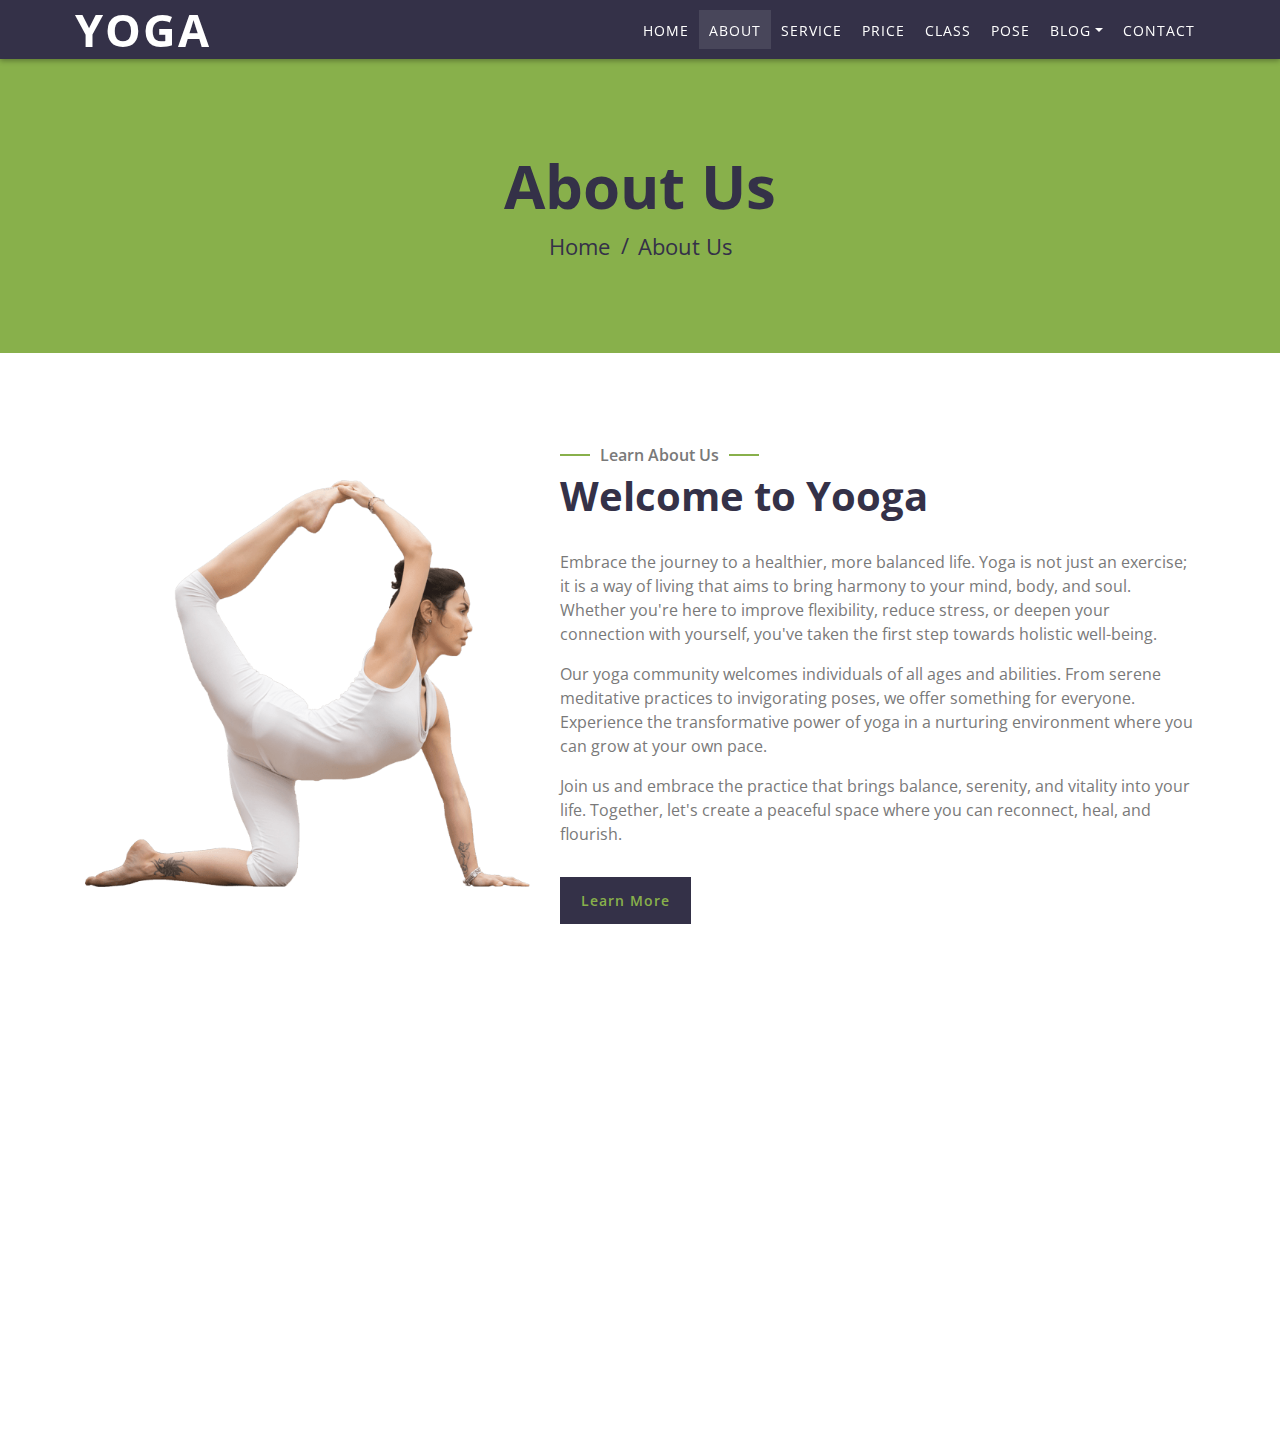
<file: about.html>
<!DOCTYPE html>
<html lang="en">
    <head>
        <meta charset="utf-8">
        <title>YOOGA - Free Yoga Website Template</title>
        <meta content="width=device-width, initial-scale=1.0" name="viewport">
        <meta content="Free Website Template" name="keywords">
        <meta content="Free Website Template" name="description">

        <!-- Favicon -->
        <link href="img/favicon.ico" rel="icon">

        <!-- Google Font -->
        <link href="https://fonts.googleapis.com/css2?family=Open+Sans:wght@300;400;600;700;800&display=swap" rel="stylesheet">

        <!-- CSS Libraries -->
        <link href="https://stackpath.bootstrapcdn.com/bootstrap/4.4.1/css/bootstrap.min.css" rel="stylesheet">
        <link href="https://cdnjs.cloudflare.com/ajax/libs/font-awesome/5.10.0/css/all.min.css" rel="stylesheet">
        <link href="lib/animate/animate.min.css" rel="stylesheet">
        <link href="lib/flaticon/font/flaticon.css" rel="stylesheet"> 
        <link href="lib/owlcarousel/assets/owl.carousel.min.css" rel="stylesheet">
        <link href="lib/lightbox/css/lightbox.min.css" rel="stylesheet">

        <!-- Template Stylesheet -->
        <link href="css/style.css" rel="stylesheet">
    </head>

    <body>
        <!-- Top Bar Start 
        <div class="top-bar d-none d-md-block">
            <div class="container-fluid">
                <div class="row">
                    <div class="col-md-8">
                        <div class="top-bar-left">
                            <div class="text">
                                <i class="far fa-clock"></i>
                                <h2>8:00 - 9:00</h2>
                                <p>Mon - Fri</p>
                            </div>
                            <div class="text">
                                <i class="fa fa-phone-alt"></i>
                                <h2>+123 456 7890</h2>
                                <p>For Appointment</p>
                            </div>
                        </div>
                    </div>
                    <div class="col-md-4">
                        <div class="top-bar-right">
                            <div class="social">
                                <a href=""><i class="fab fa-twitter"></i></a>
                                <a href=""><i class="fab fa-facebook-f"></i></a>
                                <a href=""><i class="fab fa-linkedin-in"></i></a>
                                <a href=""><i class="fab fa-instagram"></i></a>
                            </div>
                        </div>
                    </div>
                </div>
            </div>
        </div>
        Top Bar End -->

        <!-- Nav Bar Start -->
        <div class="navbar navbar-expand-lg bg-dark navbar-dark">
            <div class="container-fluid">
                <a href="index.html" class="navbar-brand">Yoga</a>
                <button type="button" class="navbar-toggler" data-toggle="collapse" data-target="#navbarCollapse">
                    <span class="navbar-toggler-icon"></span>
                </button>

                <div class="collapse navbar-collapse justify-content-between" id="navbarCollapse">
                    <div class="navbar-nav ml-auto">
                        <a href="index.html" class="nav-item nav-link">Home</a>
                        <a href="about.html" class="nav-item nav-link active">About</a>
                        <a href="service.html" class="nav-item nav-link">Service</a>
                        <a href="price.html" class="nav-item nav-link">Price</a>
                        <a href="class.html" class="nav-item nav-link">Class</a>
                        <a href="portfolio.html" class="nav-item nav-link">Pose</a>
                        <div class="nav-item dropdown">
                            <a href="#" class="nav-link dropdown-toggle" data-toggle="dropdown">Blog</a>
                            <div class="dropdown-menu">
                                <a href="blog.html" class="dropdown-item">Blog Grid</a>

                            </div>
                        </div>
                        <a href="contact.html" class="nav-item nav-link">Contact</a>
                    </div>
                </div>
            </div>
        </div>
        <!-- Nav Bar End -->


        <!-- Page Header Start -->
        <div class="page-header">
            <div class="container">
                <div class="row">
                    <div class="col-12">
                        <h2>About Us</h2>
                    </div>
                    <div class="col-12">
                        <a href="">Home</a>
                        <a href="">About Us</a>
                    </div>
                </div>
            </div>
        </div>
        <!-- Page Header End -->


        <div class="about wow fadeInUp" data-wow-delay="0.1s">
            <div class="container">
                <div class="row align-items-center">
                    <div class="col-lg-5 col-md-6">
                        <div class="about-img">
                            <img src="img/about.png" alt="Image">
                        </div>
                    </div>
                    <div class="col-lg-7 col-md-6">
                        <div class="section-header text-left">
                            <p>Learn About Us</p>
                            <h2>Welcome to Yooga</h2>
                        </div>
                        <div class="about-text">
                            <p>
                                Embrace the journey to a healthier, more balanced life. Yoga is not just an exercise; it is a way of living that aims to bring harmony to your mind, body, and soul. Whether you're here to improve flexibility, reduce stress, or deepen your connection with yourself, you've taken the first step towards holistic well-being.
                            </p>
                            <p>
                                Our yoga community welcomes individuals of all ages and abilities. From serene meditative practices to invigorating poses, we offer something for everyone. Experience the transformative power of yoga in a nurturing environment where you can grow at your own pace.
                            </p>
                            <p>
                                Join us and embrace the practice that brings balance, serenity, and vitality into your life. Together, let's create a peaceful space where you can reconnect, heal, and flourish.
                            </p>
                            <a class="btn" href="">Learn More</a>
                        </div>
                    </div>
                </div>
            </div>
        </div>
        <!-- About End -->



        <!-- Team Start 
        <div class="team">
            <div class="container">
                <div class="section-header text-center wow zoomIn" data-wow-delay="0.1s">
                    <p>Yoga Trainer</p>
                    <h2>Expert Yoga Trainer</h2>
                </div>
                <div class="row">
                    <div class="col-lg-3 col-md-6 wow fadeInUp" data-wow-delay="0.0s">
                        <div class="team-item">
                            <div class="team-img">
                                <img src="img/team-1.jpg" alt="Image">
                                <div class="team-social">
                                    <a href=""><i class="fab fa-twitter"></i></a>
                                    <a href=""><i class="fab fa-facebook-f"></i></a>
                                    <a href=""><i class="fab fa-linkedin-in"></i></a>
                                    <a href=""><i class="fab fa-instagram"></i></a>
                                </div>
                            </div>
                            <div class="team-text">
                                <h2>Millie Harper</h2>
                                <p>Yoga Teacher</p>
                            </div>
                        </div>
                    </div>
                    <div class="col-lg-3 col-md-6 wow fadeInUp" data-wow-delay="0.2s">
                        <div class="team-item">
                            <div class="team-img">
                                <img src="img/team-2.jpg" alt="Image">
                                <div class="team-social">
                                    <a href=""><i class="fab fa-twitter"></i></a>
                                    <a href=""><i class="fab fa-facebook-f"></i></a>
                                    <a href=""><i class="fab fa-linkedin-in"></i></a>
                                    <a href=""><i class="fab fa-instagram"></i></a>
                                </div>
                            </div>
                            <div class="team-text">
                                <h2>Lilly Fry</h2>
                                <p>Yoga Teacher</p>
                            </div>
                        </div>
                    </div>
                    <div class="col-lg-3 col-md-6 wow fadeInUp" data-wow-delay="0.4s">
                        <div class="team-item">
                            <div class="team-img">
                                <img src="img/team-3.jpg" alt="Image">
                                <div class="team-social">
                                    <a href=""><i class="fab fa-twitter"></i></a>
                                    <a href=""><i class="fab fa-facebook-f"></i></a>
                                    <a href=""><i class="fab fa-linkedin-in"></i></a>
                                    <a href=""><i class="fab fa-instagram"></i></a>
                                </div>
                            </div>
                            <div class="team-text">
                                <h2>Elise Moran</h2>
                                <p>Yoga Teacher</p>
                            </div>
                        </div>
                    </div>
                    <div class="col-lg-3 col-md-6 wow fadeInUp" data-wow-delay="0.6s">
                        <div class="team-item">
                            <div class="team-img">
                                <img src="img/team-4.jpg" alt="Image">
                                <div class="team-social">
                                    <a href=""><i class="fab fa-twitter"></i></a>
                                    <a href=""><i class="fab fa-facebook-f"></i></a>
                                    <a href=""><i class="fab fa-linkedin-in"></i></a>
                                    <a href=""><i class="fab fa-instagram"></i></a>
                                </div>
                            </div>
                            <div class="team-text">
                                <h2>Kate Glover</h2>
                                <p>Yoga Teacher</p>
                            </div>
                        </div>
                    </div>
                </div>
            </div>
        </div>
        -- Team End -->


        <!-- Footer Start -->
        <div class="footer wow fadeIn" data-wow-delay="0.3s">
            <div class="container-fluid">
                <div class="container">
                    <div class="footer-info">
                        <a href="index.html" class="footer-logo">Y<span>oo</span>ga</a>
                        <h3>186 Street, Yoga Site,India</h3>
                        <div class="footer-menu">
                            <p>+012 345 67890</p>
                            <p>abc@example.com</p>
                        </div>
                        <div class="footer-social">
                            <a href=""><i class="fab fa-twitter"></i></a>
                            <a href=""><i class="fab fa-facebook-f"></i></a>
                            <a href=""><i class="fab fa-youtube"></i></a>
                            <a href=""><i class="fab fa-instagram"></i></a>
                            <a href=""><i class="fab fa-linkedin-in"></i></a>
                        </div>
                    </div>
                </div>
                <div class="container copyright">
                    <div class="row">
                        <div class="col-md-6">
                            <p>&copy; <a href="#">Your Site Name</a>, All Right Reserved.</p>
                        </div>
                    </div>
                </div>
            </div>
        </div>
        <!-- Footer End -->

        <a href="#" class="back-to-top"><i class="fa fa-chevron-up"></i></a>

        <!-- JavaScript Libraries -->
        <script src="https://code.jquery.com/jquery-3.4.1.min.js"></script>
        <script src="https://stackpath.bootstrapcdn.com/bootstrap/4.4.1/js/bootstrap.bundle.min.js"></script>
        <script src="lib/easing/easing.min.js"></script>
        <script src="lib/wow/wow.min.js"></script>
        <script src="lib/owlcarousel/owl.carousel.min.js"></script>
        <script src="lib/isotope/isotope.pkgd.min.js"></script>
        <script src="lib/lightbox/js/lightbox.min.js"></script>
        
        <!-- Contact Javascript File -->
        <script src="mail/jqBootstrapValidation.min.js"></script>
        <script src="mail/contact.js"></script>

        <!-- Template Javascript -->
        <script src="js/main.js"></script>
    </body>
</html>
</file>
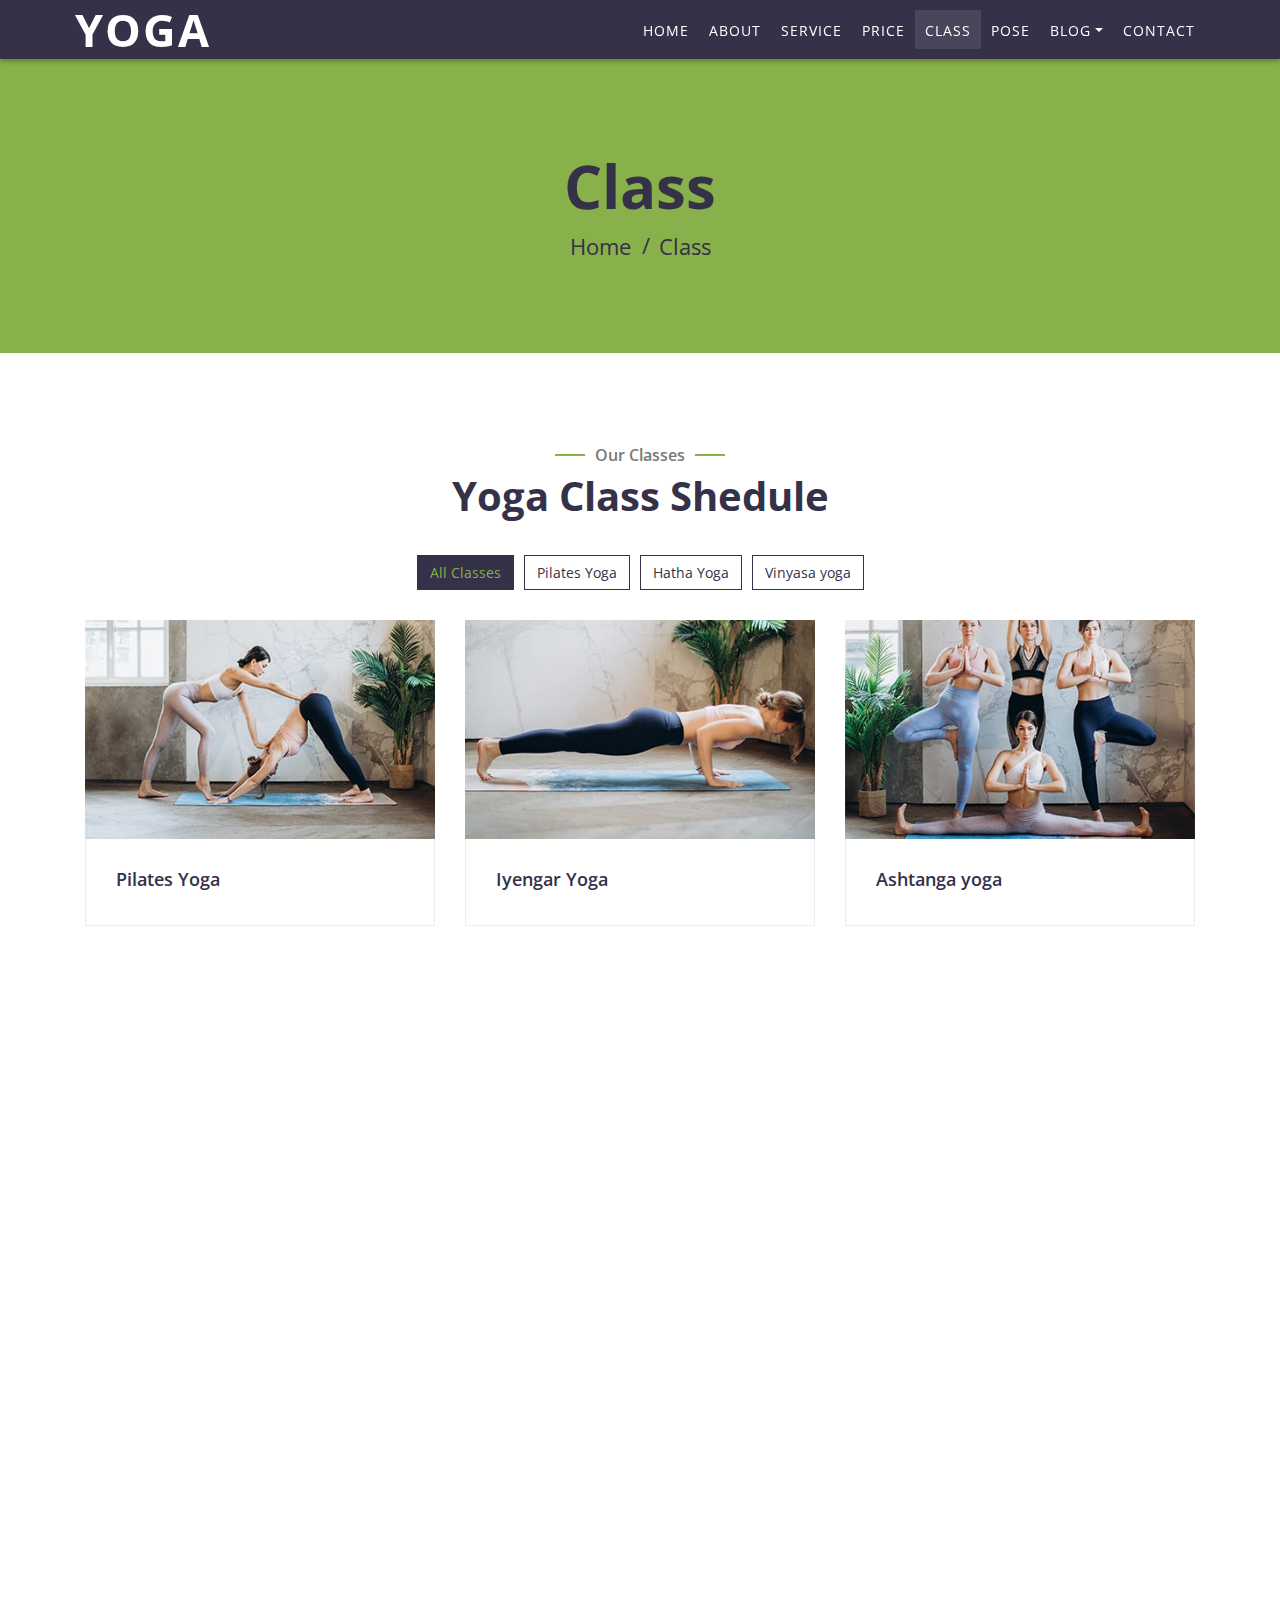
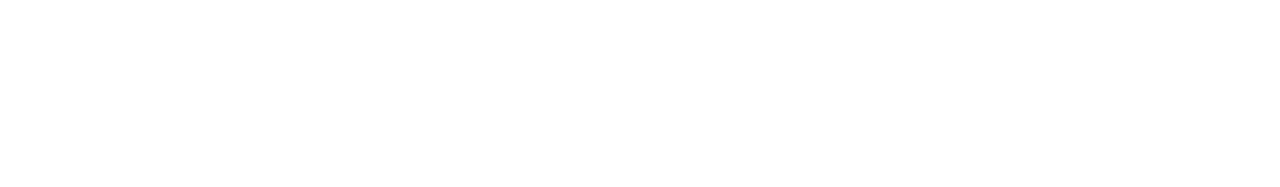
<file: class.html>
<!DOCTYPE html>
<html lang="en">
    <head>
        <meta charset="utf-8">
        <title>YOOGA - Free Yoga Website Template</title>
        <meta content="width=device-width, initial-scale=1.0" name="viewport">
        <meta content="Free Website Template" name="keywords">
        <meta content="Free Website Template" name="description">

        <!-- Favicon -->
        <link href="img/favicon.ico" rel="icon">

        <!-- Google Font -->
        <link href="https://fonts.googleapis.com/css2?family=Open+Sans:wght@300;400;600;700;800&display=swap" rel="stylesheet">

        <!-- CSS Libraries -->
        <link href="https://stackpath.bootstrapcdn.com/bootstrap/4.4.1/css/bootstrap.min.css" rel="stylesheet">
        <link href="https://cdnjs.cloudflare.com/ajax/libs/font-awesome/5.10.0/css/all.min.css" rel="stylesheet">
        <link href="lib/animate/animate.min.css" rel="stylesheet">
        <link href="lib/flaticon/font/flaticon.css" rel="stylesheet"> 
        <link href="lib/owlcarousel/assets/owl.carousel.min.css" rel="stylesheet">
        <link href="lib/lightbox/css/lightbox.min.css" rel="stylesheet">

        <!-- Template Stylesheet -->
        <link href="css/style.css" rel="stylesheet">
    </head>

    <body>
        <!-- Top Bar Start 
        <div class="top-bar d-none d-md-block">
            <div class="container-fluid">
                <div class="row">
                    <div class="col-md-8">
                        <div class="top-bar-left">
                            <div class="text">
                                <i class="far fa-clock"></i>
                                <h2>8:00 - 9:00</h2>
                                <p>Mon - Fri</p>
                            </div>
                            <div class="text">
                                <i class="fa fa-phone-alt"></i>
                                <h2>+123 456 7890</h2>
                                <p>For Appointment</p>
                            </div>
                        </div>
                    </div>
                    <div class="col-md-4">
                        <div class="top-bar-right">
                            <div class="social">
                                <a href=""><i class="fab fa-twitter"></i></a>
                                <a href=""><i class="fab fa-facebook-f"></i></a>
                                <a href=""><i class="fab fa-linkedin-in"></i></a>
                                <a href=""><i class="fab fa-instagram"></i></a>
                            </div>
                        </div>
                    </div>
                </div>
            </div>
        </div>
        Top Bar End -->

        <!-- Nav Bar Start -->
        <div class="navbar navbar-expand-lg bg-dark navbar-dark">
            <div class="container-fluid">
                <a href="index.html" class="navbar-brand">Yoga</a>
                <button type="button" class="navbar-toggler" data-toggle="collapse" data-target="#navbarCollapse">
                    <span class="navbar-toggler-icon"></span>
                </button>

                <div class="collapse navbar-collapse justify-content-between" id="navbarCollapse">
                    <div class="navbar-nav ml-auto">
                        <a href="index.html" class="nav-item nav-link">Home</a>
                        <a href="about.html" class="nav-item nav-link">About</a>
                        <a href="service.html" class="nav-item nav-link">Service</a>
                        <a href="price.html" class="nav-item nav-link">Price</a>
                        <a href="class.html" class="nav-item nav-link active">Class</a>
                        <a href="portfolio.html" class="nav-item nav-link">Pose</a>
                        <div class="nav-item dropdown">
                            <a href="#" class="nav-link dropdown-toggle" data-toggle="dropdown">Blog</a>
                            <div class="dropdown-menu">
                                <a href="blog.html" class="dropdown-item">Blog Grid</a>

                            </div>
                        </div>
                        <a href="contact.html" class="nav-item nav-link">Contact</a>
                    </div>
                </div>
            </div>
        </div>
        <!-- Nav Bar End -->


        <!-- Page Header Start -->
        <div class="page-header">
            <div class="container">
                <div class="row">
                    <div class="col-12">
                        <h2>Class</h2>
                    </div>
                    <div class="col-12">
                        <a href="">Home</a>
                        <a href="">Class</a>
                    </div>
                </div>
            </div>
        </div>
        <!-- Page Header End -->


         <!-- Class Start -->
         <div class="class">
            <div class="container">
                <div class="section-header text-center wow zoomIn" data-wow-delay="0.1s">
                    <p>Our Classes</p>
                    <h2>Yoga Class Shedule</h2>
                </div>
                <div class="row">
                    <div class="col-12">
                        <ul id="class-filter">
                            <li data-filter="*" class="filter-active">All Classes</li>
                            <li data-filter=".filter-1">Pilates Yoga</li>
                            <li data-filter=".filter-2">Hatha Yoga</li>
                            <li data-filter=".filter-3">Vinyasa yoga</li>
                        </ul>
                    </div>
                </div>
                <div class="row class-container">
                    <div class="col-lg-4 col-md-6 col-sm-12 class-item filter-1 wow fadeInUp" data-wow-delay="0.0s">
                        <div class="class-wrap">
                            <div class="class-img">
                                <img src="img/class-1.jpg" alt="Image">
                            </div>
                            <div class="class-text">
                                <h2>Pilates Yoga</h2>
                            </div>
                        </div>
                    </div>
                    <div class="col-lg-4 col-md-6 col-sm-12 class-item filter-2 wow fadeInUp" data-wow-delay="0.2s">
                        <div class="class-wrap">
                            <div class="class-img">
                                <img src="img/class-2.jpg" alt="Image">
                            </div>
                            <div class="class-text">
                                <h2>Iyengar Yoga</h2>
                        </div>
                        </div>
                    </div>
                    <div class="col-lg-4 col-md-6 col-sm-12 class-item filter-3 wow fadeInUp" data-wow-delay="0.4s">
                        <div class="class-wrap">
                            <div class="class-img">
                                <img src="img/class-3.jpg" alt="Image">
                            </div>
                            <div class="class-text">
                                <h2>Ashtanga yoga</h2>
                            </div>
                        </div>
                    </div>
                    <div class="col-lg-4 col-md-6 col-sm-12 class-item filter-1 wow fadeInUp" data-wow-delay="0.6s">
                        <div class="class-wrap">
                            <div class="class-img">
                                <img src="img/class-4.jpg" alt="Image">
                            </div>
                            <div class="class-text">
                                <h2>Hatha Yoga</h2>
                            </div>
                        </div>
                    </div>
                    <div class="col-lg-4 col-md-6 col-sm-12 class-item filter-2 wow fadeInUp" data-wow-delay="0.8s">
                        <div class="class-wrap">
                            <div class="class-img">
                                <img src="img/class-5.jpg" alt="Image">
                            </div>
                            <div class="class-text">
                                <h2>Kundalini Yoga</h2>
                            </div>
                        </div>
                    </div>
                    <div class="col-lg-4 col-md-6 col-sm-12 class-item filter-3 wow fadeInUp" data-wow-delay="1s">
                        <div class="class-wrap">
                            <div class="class-img">
                                <img src="img/class-6.jpg" alt="Image">
                            </div>
                            <div class="class-text">
                                <h2>Vinyasa yoga</h2>
                            </div>
                        </div>
                    </div>
                </div>
            </div>
        </div>
        <!-- Class End -->
        <!-- Discount Start 
        <div class="discount wow zoomIn" data-wow-delay="0.1s" style="margin-bottom: 90px;">
            <div class="container">
                <div class="section-header text-center">
                    <p>Awesome Discount</p>
                    <h2>Get <span>30%</span> Discount for all Classes</h2>
                </div>
                <div class="container discount-text">
                    <p>
                        Lorem ipsum dolor sit amet, consectetur adipiscing elit. Phasellus nec pretium mi. Curabitur facilisis ornare velit non vulputate. Aliquam metus tortor, auctor id gravida condimentum, viverra quis sem. Curabitur non nisl nec nisi scelerisque maximus. 
                    </p>
                    <a class="btn">Join Now</a>
                </div>
            </div>
        </div>
         Discount End -->


        <!-- Footer Start -->
        <div class="footer wow fadeIn" data-wow-delay="0.3s">
            <div class="container-fluid">
                <div class="container">
                    <div class="footer-info">
                        <a href="index.html" class="footer-logo">Y<span>oo</span>ga</a>
                        <h3>186 Street, Yoga Site,India</h3>
                        <div class="footer-menu">
                            <p>+012 345 67890</p>
                            <p>abc@example.com</p>
                        </div>
                        <div class="footer-social">
                            <a href=""><i class="fab fa-twitter"></i></a>
                            <a href=""><i class="fab fa-facebook-f"></i></a>
                            <a href=""><i class="fab fa-youtube"></i></a>
                            <a href=""><i class="fab fa-instagram"></i></a>
                            <a href=""><i class="fab fa-linkedin-in"></i></a>
                        </div>
                    </div>
                </div>
                <div class="container copyright">
                    <div class="row">
                        <div class="col-md-6">
                            <p>&copy; <a href="#">Your Site Name</a>, All Right Reserved.</p>
                        </div>
                    </div>
                </div>
            </div>
        </div>
        <!-- Footer End -->

        <a href="#" class="back-to-top"><i class="fa fa-chevron-up"></i></a>

        <!-- JavaScript Libraries -->
        <script src="https://code.jquery.com/jquery-3.4.1.min.js"></script>
        <script src="https://stackpath.bootstrapcdn.com/bootstrap/4.4.1/js/bootstrap.bundle.min.js"></script>
        <script src="lib/easing/easing.min.js"></script>
        <script src="lib/wow/wow.min.js"></script>
        <script src="lib/owlcarousel/owl.carousel.min.js"></script>
        <script src="lib/isotope/isotope.pkgd.min.js"></script>
        <script src="lib/lightbox/js/lightbox.min.js"></script>
        
        <!-- Contact Javascript File -->
        <script src="mail/jqBootstrapValidation.min.js"></script>
        <script src="mail/contact.js"></script>

        <!-- Template Javascript -->
        <script src="js/main.js"></script>
    </body>
</html>
</file>
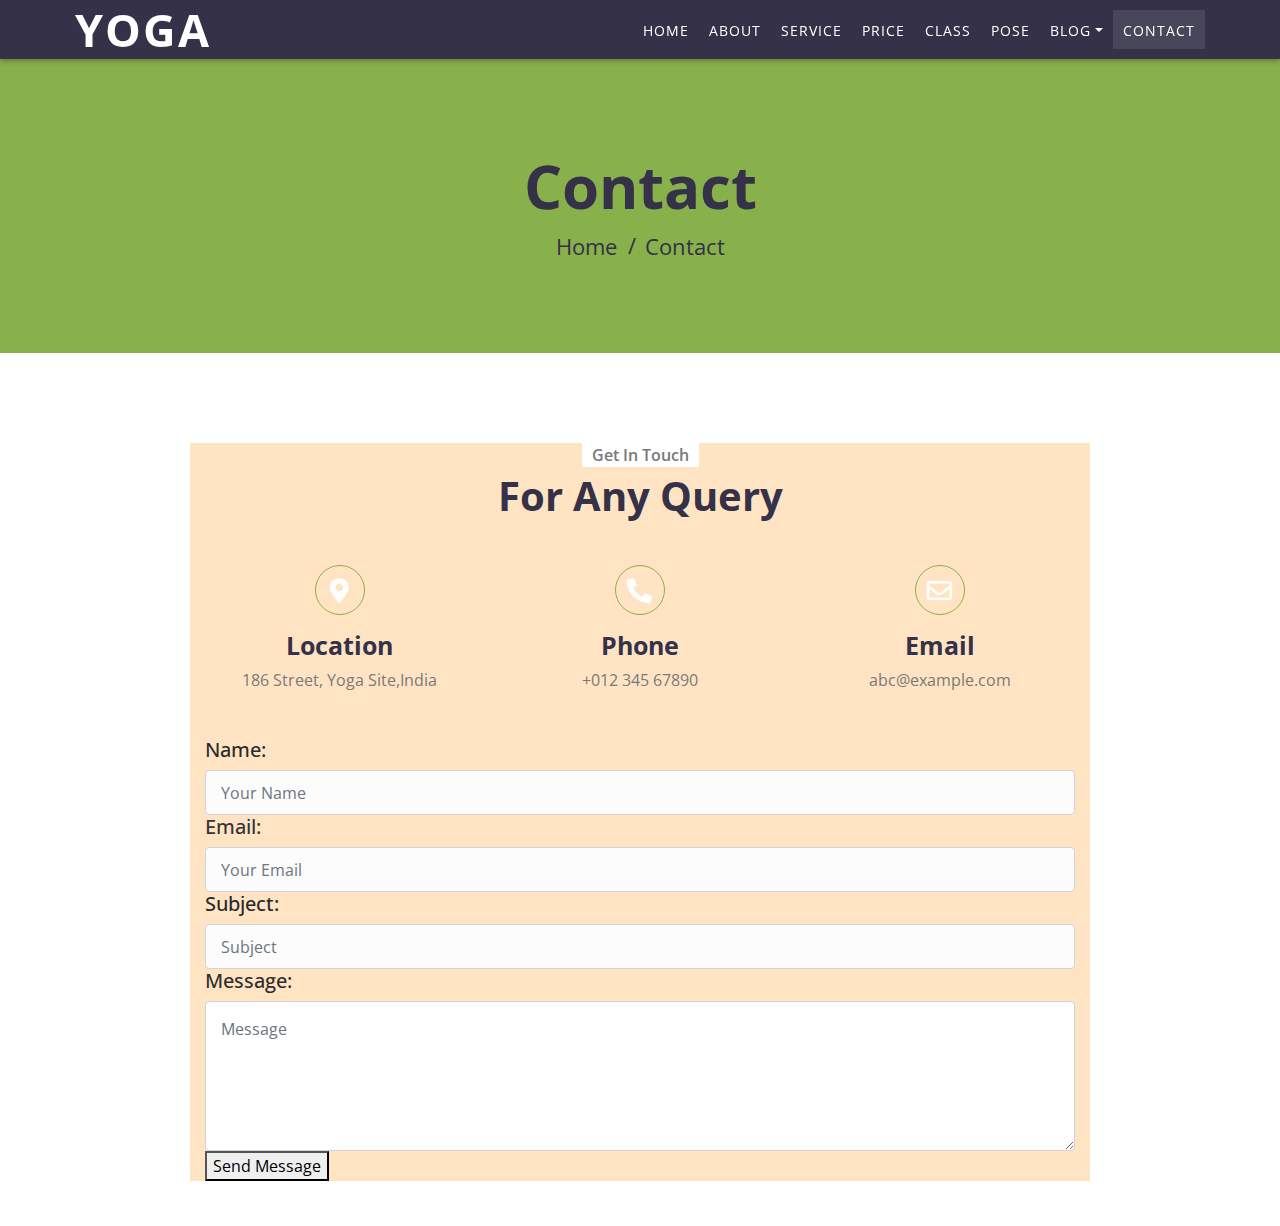
<file: contact.html>
<!DOCTYPE html>
<html lang="en">
    <head>
        <meta charset="utf-8">
        <title>YOOGA - Free Yoga Website Template</title>
        <meta content="width=device-width, initial-scale=1.0" name="viewport">
        <meta content="Free Website Template" name="keywords">
        <meta content="Free Website Template" name="description">

        <!-- Favicon -->
        <link href="img/favicon.ico" rel="icon">

        <!-- Google Font -->
        <link href="https://fonts.googleapis.com/css2?family=Open+Sans:wght@300;400;600;700;800&display=swap" rel="stylesheet">

        <!-- CSS Libraries -->
        <link href="https://stackpath.bootstrapcdn.com/bootstrap/4.4.1/css/bootstrap.min.css" rel="stylesheet">
        <link href="https://cdnjs.cloudflare.com/ajax/libs/font-awesome/5.10.0/css/all.min.css" rel="stylesheet">
        <link href="lib/animate/animate.min.css" rel="stylesheet">
        <link href="lib/flaticon/font/flaticon.css" rel="stylesheet"> 
        <link href="lib/owlcarousel/assets/owl.carousel.min.css" rel="stylesheet">
        <link href="lib/lightbox/css/lightbox.min.css" rel="stylesheet">

        <!-- Template Stylesheet -->
        <link href="css/style.css" rel="stylesheet">
        <style>
            body {
  background-image: url('https://static.vecteezy.com/system/resources/thumbnails/012/019/930/small_2x/beautiful-sunset-tropical-beach-with-palm-tree-and-pink-sky-for-travel-and-vacation-in-holiday-relax-time-photo.jpg');
  background-size: cover; /* Ensures the image covers the entire background */
  background-position: center; /* Centers the background image */
  background-repeat: no-repeat; /* Prevents the image from repeating */
  height: 100vh; /* Ensures the body height matches the viewport */
}
.contact .contact-form textarea {
    height: 150px;
    padding: 15px;
    border-radius: 5;
    background: rgb(255, 255, 255);
    background-image: "https://static.vecteezy.com/system/resources/thumbnails/012/019/930/small_2x/beautiful-sunset-tropical-beach-with-palm-tree-and-pink-sky-for-travel-and-vacation-in-holiday-relax-time-photo.jpg";
}
.contact {
    position: relative;
    width: 100%;
    padding: 45px 0;
}

.contact .container {
    max-width: 900px;
    background-color:bisque;
}

.contact .contact-item {
    text-align: center;
    margin-bottom: 30px;
}

.contact .contact-item i {
    width: 50px;
    height: 50px;
    padding: 12px 0;
    font-size: 25px;
    color: #fefefe;
    margin-bottom: 15px;
    border: 1px solid #88B04B;
    border-radius: 50px;
}

.contact .contact-item h2 {
    font-size: 25px;
    font-weight: 700;
}

.contact .contact-form {
    position: relative;
}

.contact .contact-form input {
    height: 45px;
    padding: 15px;
    background: rgb(252, 252, 252);
    border-radius: 5;
}


.contact .contact-form .btn {
    padding: 12px 25px;
    font-size: 14px;
    font-weight: 600;
    letter-spacing: 1px;
    color: #88B04B;
    background: #f7f6f8;
    border-radius: 0;
    transition: .3s;
}

.contact .contact-form .btn:hover {
    color: #343148;
    background: #88B04B;
}

.contact .help-block ul {
    margin: 0;
    padding: 0;
    list-style-type: none;
}


        </style>
    </head>

    <body>
        <!-- Top Bar Start 
        <div class="top-bar d-none d-md-block">
            <div class="container-fluid">
                <div class="row">
                    <div class="col-md-8">
                        <div class="top-bar-left">
                            <div class="text">
                                <i class="far fa-clock"></i>
                                <h2>8:00 - 9:00</h2>
                                <p>Mon - Fri</p>
                            </div>
                            <div class="text">
                                <i class="fa fa-phone-alt"></i>
                                <h2>+123 456 7890</h2>
                                <p>For Appointment</p>
                            </div>
                        </div>
                    </div>
                    <div class="col-md-4">
                        <div class="top-bar-right">
                            <div class="social">
                                <a href=""><i class="fab fa-twitter"></i></a>
                                <a href=""><i class="fab fa-facebook-f"></i></a>
                                <a href=""><i class="fab fa-linkedin-in"></i></a>
                                <a href=""><i class="fab fa-instagram"></i></a>
                            </div>
                        </div>
                    </div>
                </div>
            </div>
        </div>
        Top Bar End -->

        <!-- Nav Bar Start -->
        <div class="navbar navbar-expand-lg bg-dark navbar-dark">
            <div class="container-fluid">
                <a href="index.html" class="navbar-brand">Yoga</a>
                <button type="button" class="navbar-toggler" data-toggle="collapse" data-target="#navbarCollapse">
                    <span class="navbar-toggler-icon"></span>
                </button>

                <div class="collapse navbar-collapse justify-content-between" id="navbarCollapse">
                    <div class="navbar-nav ml-auto">
                        <a href="index.html" class="nav-item nav-link">Home</a>
                        <a href="about.html" class="nav-item nav-link">About</a>
                        <a href="service.html" class="nav-item nav-link">Service</a>
                        <a href="price.html" class="nav-item nav-link">Price</a>
                        <a href="class.html" class="nav-item nav-link">Class</a>
                        <a href="portfolio.html" class="nav-item nav-link">Pose</a>
                        <div class="nav-item dropdown">
                            <a href="#" class="nav-link dropdown-toggle" data-toggle="dropdown">Blog</a>
                            <div class="dropdown-menu">
                                <a href="blog.html" class="dropdown-item">Blog Grid</a>
                            </div>
                        </div>
                        <a href="contact.html" class="nav-item nav-link active">Contact</a>
                    </div>
                </div>
            </div>
        </div>
        <!-- Nav Bar End -->


        <!-- Page Header Start -->
        <div class="page-header">
            <div class="container">
                <div class="row">
                    <div class="col-12">
                        <h2>Contact</h2>
                    </div>
                    <div class="col-12">
                        <a href="">Home</a>
                        <a href="">Contact</a>
                    </div>
                </div>
            </div>
        </div>
        <!-- Page Header End -->


        <!-- Contact Start -->
        <div class="contact">
            <div class="container">
                <div class="section-header text-center wow zoomIn" data-wow-delay="0.1s">
                    <p>Get In Touch</p>
                    <h2>For Any Query</h2>
                </div>
                <div class="row">
                    <div class="col-12">
                        <div class="row">
                            <div class="col-md-4 contact-item wow zoomIn" data-wow-delay="0.2s">
                                <i class="fa fa-map-marker-alt"></i>
                                <div class="contact-text">
                                    <h2>Location</h2>
                                    <p>186 Street, Yoga Site,India</p>
                                </div>
                            </div>
                            <div class="col-md-4 contact-item wow zoomIn" data-wow-delay="0.4s">
                                <i class="fa fa-phone-alt"></i>
                                <div class="contact-text">
                                    <h2>Phone</h2>
                                    <p>+012 345 67890</p>
                                </div>
                            </div>
                            <div class="col-md-4 contact-item wow zoomIn" data-wow-delay="0.6s">
                                <i class="far fa-envelope"></i>
                                <div class="contact-text">
                                    <h2>Email</h2>
                                    <p>abc@example.com</p>
                                </div>
                            </div>
                        </div>
                    </div>
                    <div class="col-12 wow fadeInUp" data-wow-delay="0.1s">
                        <div class="contact-form">
                            <div id="success"></div>
                            <form id="contactForm" action="http://localhost:3000/send-message" method="POST">
                               <h5 style = "color:#2a2a2b">Name:</h5> <input type="text" class="form-control" id="name" placeholder="Your Name">
                               <h5 style = "color:#353336">Email:</h5><input type="email" class="form-control" id="email" placeholder="Your Email">
                               <h5 style = "color:#29272b">Subject:</h5><input type="text" class="form-control" id="subject" placeholder="Subject">
                               <h5 style = "color:#2e2d2f">Message:</h5><textarea class="form-control" id="message" placeholder="Message"></textarea>
                                <button type="submit">Send Message</button>
                            </form>
                        </div>
                    </div>
                </div>
            </div>
        </div>
        <!-- Contact End -->



        <a href="#" class="back-to-top"><i class="fa fa-chevron-up"></i></a>

        <!-- JavaScript Libraries -->
        <script src="https://code.jquery.com/jquery-3.4.1.min.js"></script>
        <script src="https://stackpath.bootstrapcdn.com/bootstrap/4.4.1/js/bootstrap.bundle.min.js"></script>
        <script src="lib/easing/easing.min.js"></script>
        <script src="lib/wow/wow.min.js"></script>
        <script src="lib/owlcarousel/owl.carousel.min.js"></script>
        <script src="lib/isotope/isotope.pkgd.min.js"></script>
        <script src="lib/lightbox/js/lightbox.min.js"></script>
        
        <!-- Contact Javascript File -->
        <script src="mail/jqBootstrapValidation.min.js"></script>
        <script src="mail/contact.js"></script>

        <!-- Template Javascript -->
        <script src="js/main.js"></script>
        <script src="https://ajax.googleapis.com/ajax/libs/jquery/3.5.1/jquery.min.js"></script>

        <script>
            // AJAX form submission
            $(document).ready(function () {
                $("#contactForm").on("submit", function (e) {
                    e.preventDefault(); // Prevent page reload on form submit
                    
                    var name = $("#name").val();
                    var email = $("#email").val();
                    var subject = $("#subject").val();
                    var message = $("#message").val();
        
                    // Log the values to ensure data is being captured correctly
                    console.log("Form Data:", { name, email, subject, message });
        
                    // Send form data to Node.js backend as JSON
                    $.ajax({
                        url: 'http://localhost:3000/send-message',
                        type: 'POST',
                        contentType: 'application/json', // Specify content type
                        data: JSON.stringify({ // Send data as JSON
                            name: name,
                            email: email,
                            subject: subject,
                            message: message
                        }),
                        success: function (response) {
                            // Show success message
                            $("#success").text('Message sent successfully!');
                            $("#contactForm")[0].reset(); // Reset form fields
                        },
                        error: function (error) {
                            // Show error message
                            $("#success").text('Error sending message. Please try again.');
                        }
                    });
                });
            });
        </script>

    </body>
</html>
</file>
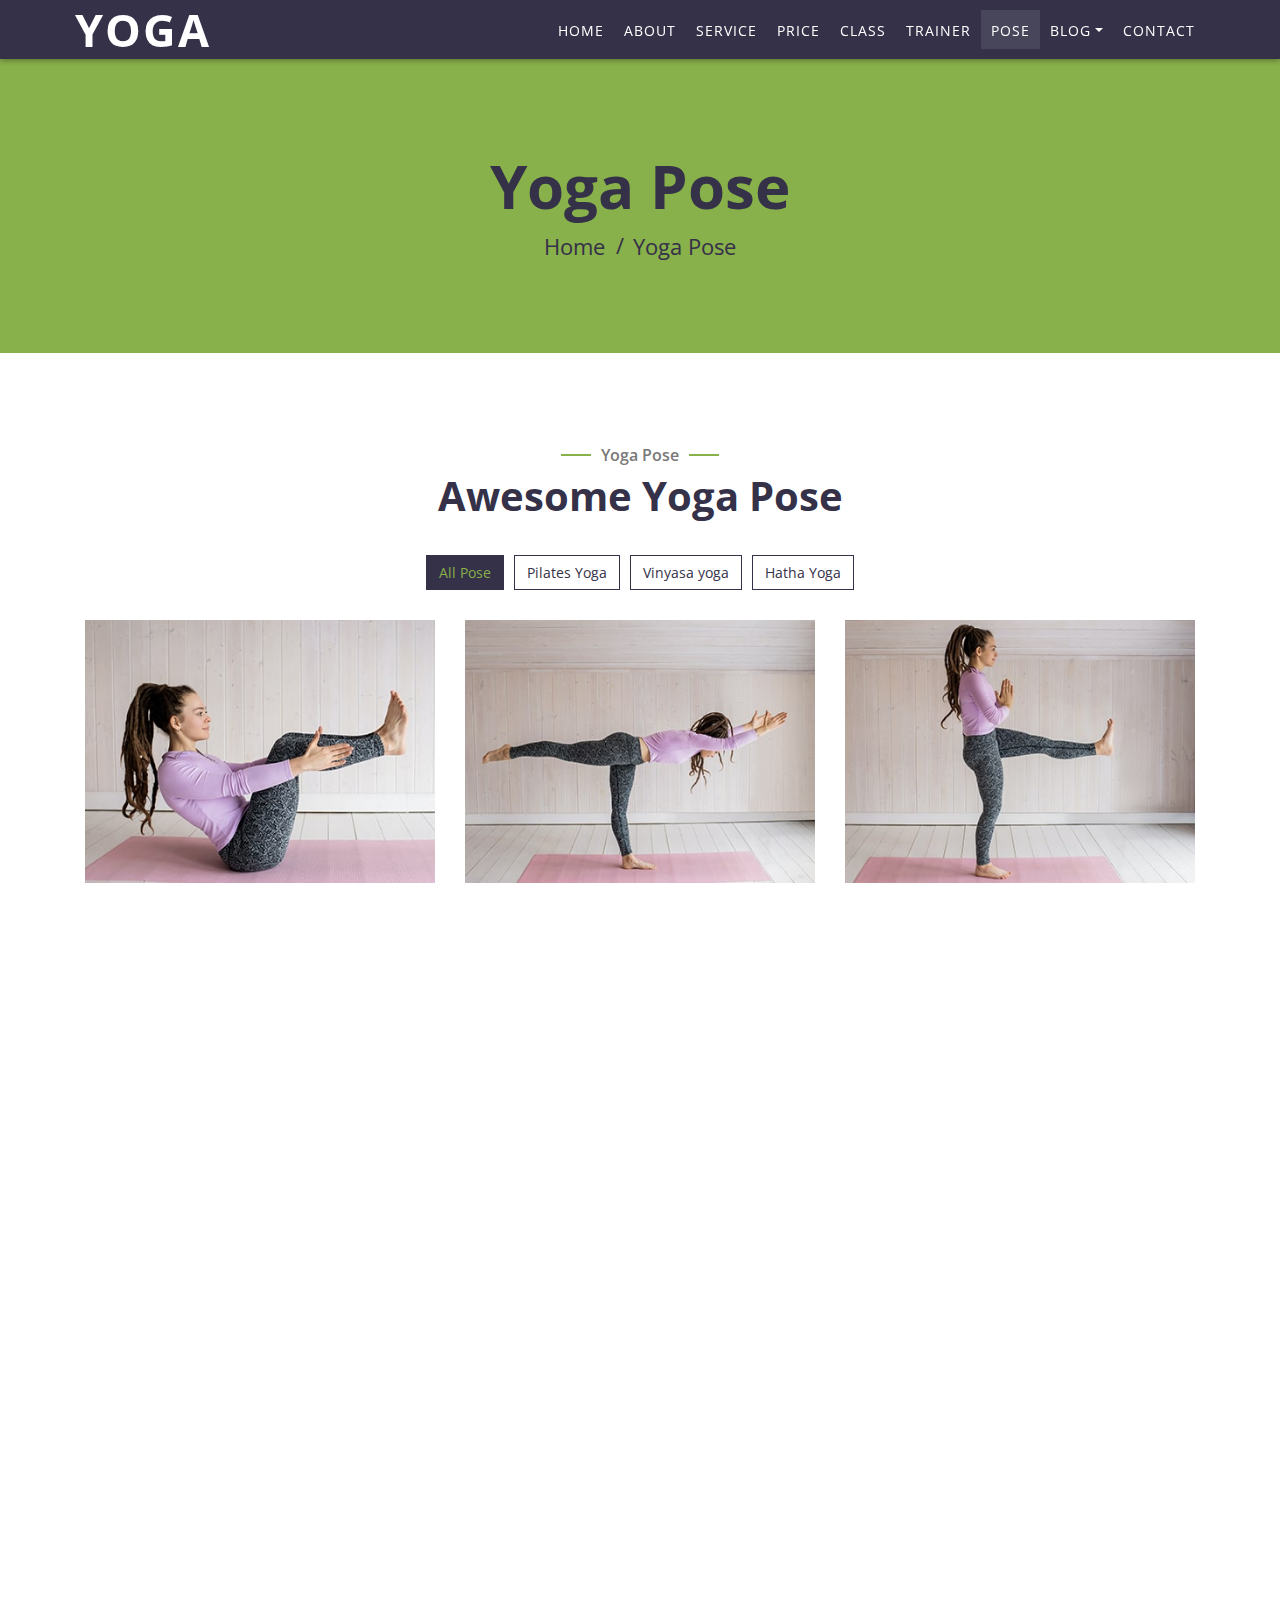
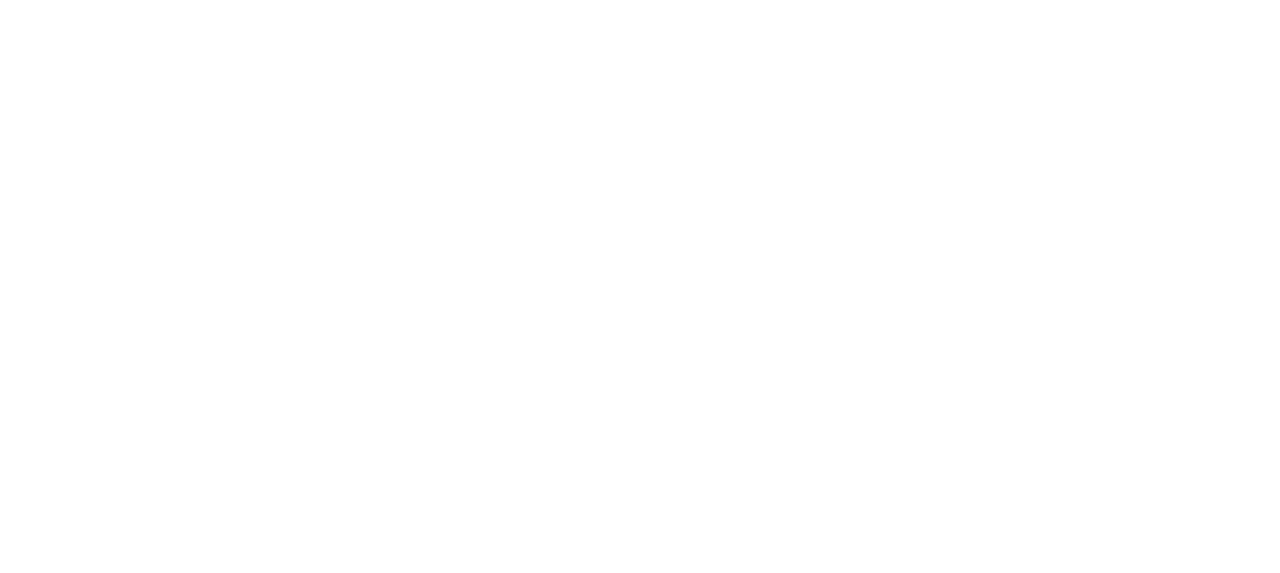
<file: portfolio.html>
<!DOCTYPE html>
<html lang="en">
    <head>
        <meta charset="utf-8">
        <title>YOOGA - Free Yoga Website Template</title>
        <meta content="width=device-width, initial-scale=1.0" name="viewport">
        <meta content="Free Website Template" name="keywords">
        <meta content="Free Website Template" name="description">

        <!-- Favicon -->
        <link href="img/favicon.ico" rel="icon">

        <!-- Google Font -->
        <link href="https://fonts.googleapis.com/css2?family=Open+Sans:wght@300;400;600;700;800&display=swap" rel="stylesheet">

        <!-- CSS Libraries -->
        <link href="https://stackpath.bootstrapcdn.com/bootstrap/4.4.1/css/bootstrap.min.css" rel="stylesheet">
        <link href="https://cdnjs.cloudflare.com/ajax/libs/font-awesome/5.10.0/css/all.min.css" rel="stylesheet">
        <link href="lib/animate/animate.min.css" rel="stylesheet">
        <link href="lib/flaticon/font/flaticon.css" rel="stylesheet"> 
        <link href="lib/owlcarousel/assets/owl.carousel.min.css" rel="stylesheet">
        <link href="lib/lightbox/css/lightbox.min.css" rel="stylesheet">

        <!-- Template Stylesheet -->
        <link href="css/style.css" rel="stylesheet">
        <style>
            .portfolio-wrap iframe {
    border-radius: 8px; /* Optional rounded corners */
    box-shadow: 0 4px 6px rgba(0, 0, 0, 0.1); /* Optional shadow */
}

        </style>
    </head>

    <body>
        <!-- Top Bar Start
        <div class="top-bar d-none d-md-block">
            <div class="container-fluid">
                <div class="row">
                    <div class="col-md-8">
                        <div class="top-bar-left">
                            <div class="text">
                                <i class="far fa-clock"></i>
                                <h2>8:00 - 9:00</h2>
                                <p>Mon - Fri</p>
                            </div>
                            <div class="text">
                                <i class="fa fa-phone-alt"></i>
                                <h2>+123 456 7890</h2>
                                <p>For Appointment</p>
                            </div>
                        </div>
                    </div>
                    <div class="col-md-4">
                        <div class="top-bar-right">
                            <div class="social">
                                <a href=""><i class="fab fa-twitter"></i></a>
                                <a href=""><i class="fab fa-facebook-f"></i></a>
                                <a href=""><i class="fab fa-linkedin-in"></i></a>
                                <a href=""><i class="fab fa-instagram"></i></a>
                            </div>
                        </div>
                    </div>
                </div>
            </div>
        </div>
        Top Bar End -->

        <!-- Nav Bar Start -->
        <div class="navbar navbar-expand-lg bg-dark navbar-dark">
            <div class="container-fluid">
                <a href="index.html" class="navbar-brand">Yoga</a>
                <button type="button" class="navbar-toggler" data-toggle="collapse" data-target="#navbarCollapse">
                    <span class="navbar-toggler-icon"></span>
                </button>

                <div class="collapse navbar-collapse justify-content-between" id="navbarCollapse">
                    <div class="navbar-nav ml-auto">
                        <a href="index.html" class="nav-item nav-link">Home</a>
                        <a href="about.html" class="nav-item nav-link">About</a>
                        <a href="service.html" class="nav-item nav-link">Service</a>
                        <a href="price.html" class="nav-item nav-link">Price</a>
                        <a href="class.html" class="nav-item nav-link">Class</a>
                        <a href="team.html" class="nav-item nav-link">Trainer</a>
                        <a href="portfolio.html" class="nav-item nav-link active">Pose</a>
                        <div class="nav-item dropdown">
                            <a href="#" class="nav-link dropdown-toggle" data-toggle="dropdown">Blog</a>
                            <div class="dropdown-menu">
                                <a href="blog.html" class="dropdown-item">Blog Grid</a>
                            </div>
                        </div>
                        <a href="contact.html" class="nav-item nav-link">Contact</a>
                    </div>
                </div>
            </div>
        </div>
        <!-- Nav Bar End -->


        <!-- Page Header Start -->
        <div class="page-header">
            <div class="container">
                <div class="row">
                    <div class="col-12">
                        <h2>Yoga Pose</h2>
                    </div>
                    <div class="col-12">
                        <a href="">Home</a>
                        <a href="">Yoga Pose</a>
                    </div>
                </div>
            </div>
        </div>
        <!-- Page Header End -->


        <!-- Portfolio Start -->
        <div class="portfolio">
            <div class="container">
                <div class="section-header text-center wow zoomIn" data-wow-delay="0.1s">
                    <p>Yoga Pose</p>
                    <h2>Awesome Yoga Pose</h2>
                </div>
                <div class="row">
                    <div class="col-12">
                        <ul id="portfolio-filter">
                            <li data-filter="*" class="filter-active">All Pose</li>
                            <li data-filter=".first">Pilates Yoga</li>
                            <li data-filter=".second">Vinyasa yoga</li>
                            <li data-filter=".third">Hatha Yoga</li>
                        </ul>
                    </div>
                </div>
                <div class="row portfolio-container">
                    <div class="col-lg-4 col-md-6 col-sm-12 portfolio-item first wow fadeInUp" data-wow-delay="0.1s">
                        <div class="portfolio-wrap">
                            <a href="img/portfolio-1.jpg" data-lightbox="portfolio">
                                <img src="img/portfolio-1.jpg" alt="Portfolio Image">
                            </a>
                        </div>
                    </div>
                    <div class="col-lg-4 col-md-6 col-sm-12 portfolio-item second wow fadeInUp" data-wow-delay="0.3s">
                        <div class="portfolio-wrap">
                            <a href="img/portfolio-2.jpg" data-lightbox="portfolio">
                                <img src="img/portfolio-2.jpg" alt="Portfolio Image">
                            </a>
                        </div>
                    </div>
                    <div class="col-lg-4 col-md-6 col-sm-12 portfolio-item third wow fadeInUp" data-wow-delay="0.5s">
                        <div class="portfolio-wrap">
                            <a href="img/portfolio-3.jpg" data-lightbox="portfolio">
                                <img src="img/portfolio-3.jpg" alt="Portfolio Image">
                            </a>
                        </div>
                    </div>
                    <div class="col-lg-4 col-md-6 col-sm-12 portfolio-item first wow fadeInUp" data-wow-delay="0.7s">
                        <div class="portfolio-wrap">
                            <a href="img/portfolio-4.jpg" data-lightbox="portfolio">
                                <img src="img/portfolio-4.jpg" alt="Portfolio Image">
                            </a>
                        </div>
                    </div>
                    <div class="col-lg-4 col-md-6 col-sm-12 portfolio-item second wow fadeInUp" data-wow-delay="0.9s">
                        <div class="portfolio-wrap">
                            <a href="img/portfolio-5.jpg" data-lightbox="portfolio">
                                <img src="img/portfolio-5.jpg" alt="Portfolio Image">
                            </a>
                        </div>
                    </div>
                    <div class="col-lg-4 col-md-6 col-sm-12 portfolio-item third wow fadeInUp" data-wow-delay="1.1s">
                        <div class="portfolio-wrap">
                            <a href="img/portfolio-6.jpg" data-lightbox="portfolio">
                                <img src="img/portfolio-6.jpg" alt="Portfolio Image">
                            </a>
                        </div>
                    </div>
                    <div class="row">
                        <!-- First Video -->
                        <div class="col-lg-4 col-md-6 col-sm-12 portfolio-item second wow fadeInUp" data-wow-delay="0.9s">
                            <div class="portfolio-wrap">
                                <a href="https://www.youtube.com/embed/w2r5U5byDz8" data-lightbox="portfolio">
                                    <iframe 
                                        width="100%" 
                                        height="200" 
                                        src="https://www.youtube.com/embed/w2r5U5byDz8" 
                                        title="YouTube video" 
                                        frameborder="0" 
                                        allow="accelerometer; autoplay; clipboard-write; encrypted-media; gyroscope; picture-in-picture" 
                                        allowfullscreen>
                                    </iframe>
                                </a>
                            </div>
                        </div>
                    
                        <!-- Second Video -->
                        <div class="col-lg-4 col-md-6 col-sm-12 portfolio-item second wow fadeInUp" data-wow-delay="0.9s">
                            <div class="portfolio-wrap">
                                <a href="https://www.youtube.com/embed/WOmwRyHehAE" data-lightbox="portfolio">
                                    <iframe 
                                        width="100%" 
                                        height="200" 
                                        src="https://www.youtube.com/embed/WOmwRyHehAE" 
                                        title="YouTube video" 
                                        frameborder="0" 
                                        allow="accelerometer; autoplay; clipboard-write; encrypted-media; gyroscope; picture-in-picture" 
                                        allowfullscreen>
                                    </iframe>
                                </a>
                            </div>
                        </div>
                        <div class="col-lg-4 col-md-6 col-sm-12 portfolio-item second wow fadeInUp" data-wow-delay="0.9s">
                            <div class="portfolio-wrap">
                                <a href="https://www.youtube.com/embed/m9l3Yth2DGA" data-lightbox="portfolio">
                                    <iframe 
                                        width="100%" 
                                        height="200" 
                                        src="https://www.youtube.com/embed/m9l3Yth2DGA" 
                                        title="YouTube video" 
                                        frameborder="0" 
                                        allow="accelerometer; autoplay; clipboard-write; encrypted-media; gyroscope; picture-in-picture" 
                                        allowfullscreen>
                                    </iframe>
                                </a>
                            </div>
                        </div>
                        <div class="col-lg-4 col-md-6 col-sm-12 portfolio-item second wow fadeInUp" data-wow-delay="0.9s">
                            <div class="portfolio-wrap">
                                <a href="https://www.youtube.com/embed/4P2mYcOGxbU" data-lightbox="portfolio">
                                    <iframe 
                                        width="100%" 
                                        height="200" 
                                        src="https://www.youtube.com/embed/4P2mYcOGxbU" 
                                        title="YouTube video" 
                                        frameborder="0" 
                                        allow="accelerometer; autoplay; clipboard-write; encrypted-media; gyroscope; picture-in-picture" 
                                        allowfullscreen>
                                    </iframe>
                                </a>
                            </div>
                        </div>
                        <div class="col-lg-4 col-md-6 col-sm-12 portfolio-item second wow fadeInUp" data-wow-delay="0.9s">
                            <div class="portfolio-wrap">
                                <a href="https://www.youtube.com/embed/zOZumZ_lD1c" data-lightbox="portfolio">
                                    <iframe 
                                        width="100%" 
                                        height="200" 
                                        src="https://www.youtube.com/embed/zOZumZ_lD1c" 
                                        title="YouTube video" 
                                        frameborder="0" 
                                        allow="accelerometer; autoplay; clipboard-write; encrypted-media; gyroscope; picture-in-picture" 
                                        allowfullscreen>
                                    </iframe>
                                </a>
                            </div>
                        </div>
                        <div class="col-lg-4 col-md-6 col-sm-12 portfolio-item second wow fadeInUp" data-wow-delay="0.9s">
                            <div class="portfolio-wrap">
                                <a href="https://www.youtube.com/embed/J1A74euMdgA" data-lightbox="portfolio">
                                    <iframe 
                                        width="100%" 
                                        height="200" 
                                        src="https://www.youtube.com/embed/J1A74euMdgA" 
                                        title="YouTube video" 
                                        frameborder="0" 
                                        allow="accelerometer; autoplay; clipboard-write; encrypted-media; gyroscope; picture-in-picture" 
                                        allowfullscreen>
                                    </iframe>
                                </a>
                            </div>
                        </div>
                    </div>
                </div>
            </div>
        </div>
        <!-- Portfolio Start -->


        <!-- Footer Start -->
        <div class="footer wow fadeIn" data-wow-delay="0.3s">
            <div class="container-fluid">
                <div class="container">
                    <div class="footer-info">
                        <a href="index.html" class="footer-logo">Y<span>oo</span>ga</a>
                        <h3>186 Street, Yoga Site,India</h3>
                        <div class="footer-menu">
                            <p>+012 345 67890</p>
                            <p>abc@example.com</p>
                        </div>
                        <div class="footer-social">
                            <a href=""><i class="fab fa-twitter"></i></a>
                            <a href=""><i class="fab fa-facebook-f"></i></a>
                            <a href=""><i class="fab fa-youtube"></i></a>
                            <a href=""><i class="fab fa-instagram"></i></a>
                            <a href=""><i class="fab fa-linkedin-in"></i></a>
                        </div>
                    </div>
                </div>
                <div class="container copyright">
                    <div class="row">
                        <div class="col-md-6">
                            <p>&copy; <a href="#">Your Site Name</a>, All Right Reserved.</p>
                        </div>
                    </div>
                </div>
            </div>
        </div>
        <!-- Footer End -->

        <a href="#" class="back-to-top"><i class="fa fa-chevron-up"></i></a>

        <!-- JavaScript Libraries -->
        <script src="https://code.jquery.com/jquery-3.4.1.min.js"></script>
        <script src="https://stackpath.bootstrapcdn.com/bootstrap/4.4.1/js/bootstrap.bundle.min.js"></script>
        <script src="lib/easing/easing.min.js"></script>
        <script src="lib/wow/wow.min.js"></script>
        <script src="lib/owlcarousel/owl.carousel.min.js"></script>
        <script src="lib/isotope/isotope.pkgd.min.js"></script>
        <script src="lib/lightbox/js/lightbox.min.js"></script>
        
        <!-- Contact Javascript File -->
        <script src="mail/jqBootstrapValidation.min.js"></script>
        <script src="mail/contact.js"></script>

        <!-- Template Javascript -->
        <script src="js/main.js"></script>
    </body>
</html>
</file>
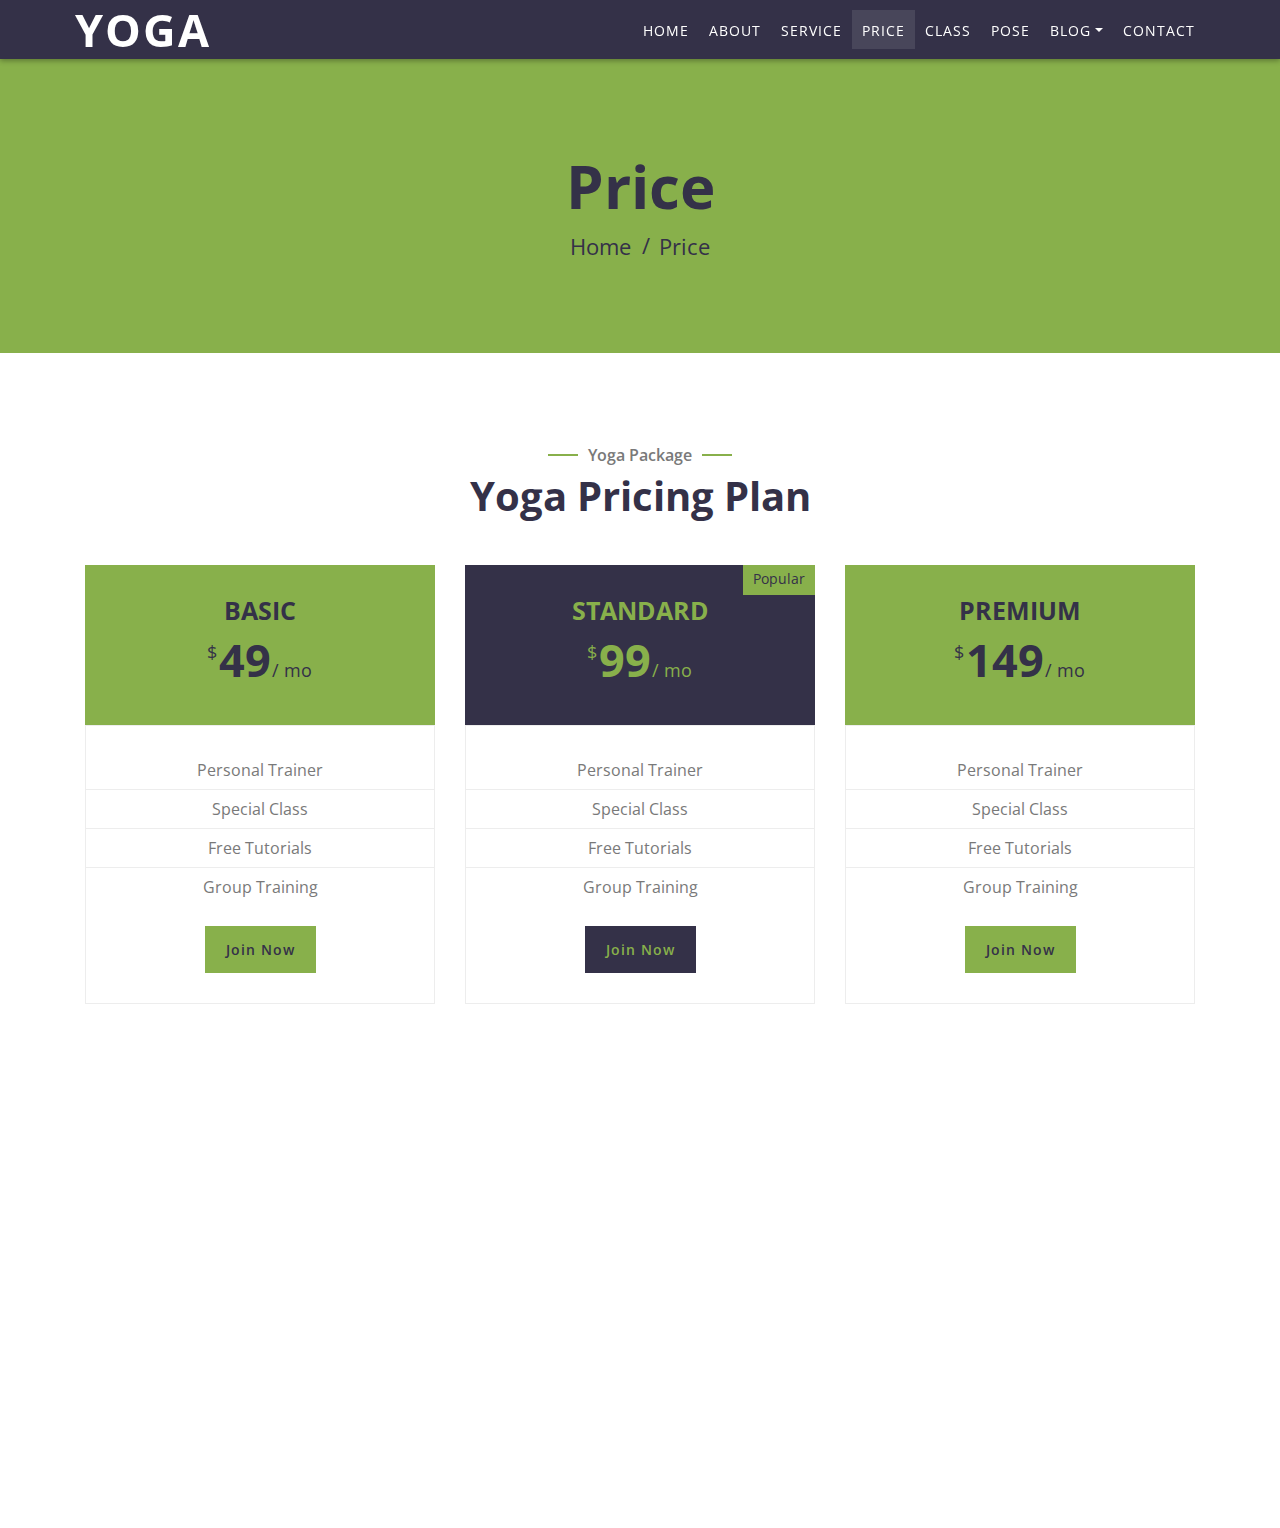
<file: price.html>
<!DOCTYPE html>
<html lang="en">
    <head>
        <meta charset="utf-8">
        <title>YOOGA - Free Yoga Website Template</title>
        <meta content="width=device-width, initial-scale=1.0" name="viewport">
        <meta content="Free Website Template" name="keywords">
        <meta content="Free Website Template" name="description">

        <!-- Favicon -->
        <link href="img/favicon.ico" rel="icon">

        <!-- Google Font -->
        <link href="https://fonts.googleapis.com/css2?family=Open+Sans:wght@300;400;600;700;800&display=swap" rel="stylesheet">

        <!-- CSS Libraries -->
        <link href="https://stackpath.bootstrapcdn.com/bootstrap/4.4.1/css/bootstrap.min.css" rel="stylesheet">
        <link href="https://cdnjs.cloudflare.com/ajax/libs/font-awesome/5.10.0/css/all.min.css" rel="stylesheet">
        <link href="lib/animate/animate.min.css" rel="stylesheet">
        <link href="lib/flaticon/font/flaticon.css" rel="stylesheet"> 
        <link href="lib/owlcarousel/assets/owl.carousel.min.css" rel="stylesheet">
        <link href="lib/lightbox/css/lightbox.min.css" rel="stylesheet">

        <!-- Template Stylesheet -->
        <link href="css/style.css" rel="stylesheet">
    </head>

    <body>
        <!-- Top Bar Start 
        <div class="top-bar d-none d-md-block">
            <div class="container-fluid">
                <div class="row">
                    <div class="col-md-8">
                        <div class="top-bar-left">
                            <div class="text">
                                <i class="far fa-clock"></i>
                                <h2>8:00 - 9:00</h2>
                                <p>Mon - Fri</p>
                            </div>
                            <div class="text">
                                <i class="fa fa-phone-alt"></i>
                                <h2>+123 456 7890</h2>
                                <p>For Appointment</p>
                            </div>
                        </div>
                    </div>
                    <div class="col-md-4">
                        <div class="top-bar-right">
                            <div class="social">
                                <a href=""><i class="fab fa-twitter"></i></a>
                                <a href=""><i class="fab fa-facebook-f"></i></a>
                                <a href=""><i class="fab fa-linkedin-in"></i></a>
                                <a href=""><i class="fab fa-instagram"></i></a>
                            </div>
                        </div>
                    </div>
                </div>
            </div>
        </div>
         Top Bar End -->

        <!-- Nav Bar Start -->
        <div class="navbar navbar-expand-lg bg-dark navbar-dark">
            <div class="container-fluid">
                <a href="index.html" class="navbar-brand">Yoga</a>
                <button type="button" class="navbar-toggler" data-toggle="collapse" data-target="#navbarCollapse">
                    <span class="navbar-toggler-icon"></span>
                </button>

                <div class="collapse navbar-collapse justify-content-between" id="navbarCollapse">
                    <div class="navbar-nav ml-auto">
                        <a href="index.html" class="nav-item nav-link">Home</a>
                        <a href="about.html" class="nav-item nav-link">About</a>
                        <a href="service.html" class="nav-item nav-link">Service</a>
                        <a href="price.html" class="nav-item nav-link active">Price</a>
                        <a href="class.html" class="nav-item nav-link">Class</a>
                        <a href="portfolio.html" class="nav-item nav-link">Pose</a>
                        <div class="nav-item dropdown">
                            <a href="#" class="nav-link dropdown-toggle" data-toggle="dropdown">Blog</a>
                            <div class="dropdown-menu">
                                <a href="blog.html" class="dropdown-item">Blog Grid</a>

                            </div>
                        </div>
                        <a href="contact.html" class="nav-item nav-link">Contact</a>
                    </div>
                </div>
            </div>
        </div>
        <!-- Nav Bar End -->


        <!-- Page Header Start -->
        <div class="page-header">
            <div class="container">
                <div class="row">
                    <div class="col-12">
                        <h2>Price</h2>
                    </div>
                    <div class="col-12">
                        <a href="">Home</a>
                        <a href="">Price</a>
                    </div>
                </div>
            </div>
        </div>
        <!-- Page Header End -->


        <!-- Price Start -->
        <div class="price">
            <div class="container">
                <div class="section-header text-center wow zoomIn" data-wow-delay="0.1s">
                    <p>Yoga Package</p>
                    <h2>Yoga Pricing Plan</h2>
                </div>
                <div class="row">
                    <div class="col-md-4 wow fadeInUp" data-wow-delay="0.0s">
                        <div class="price-item">
                            <div class="price-header">
                                <div class="price-title">
                                    <h2>Basic</h2>
                                </div>
                                <div class="price-prices">
                                    <h2><small>$</small>49<span>/ mo</span></h2>
                                </div>
                            </div>
                            <div class="price-body">
                                <div class="price-description">
                                    <ul>
                                        <li>Personal Trainer</li>
                                        <li>Special Class</li>
                                        <li>Free Tutorials</li>
                                        <li>Group Training</li>
                                    </ul>
                                </div>
                            </div>
                            <div class="price-footer">
                                <div class="price-action">
                                    <a class="btn" href="">Join Now</a>
                                </div>
                            </div>
                        </div>
                    </div>
                    <div class="col-md-4 wow fadeInUp" data-wow-delay="0.3s">
                        <div class="price-item featured-item">
                            <div class="price-header">
                                <div class="price-status">
                                    <span>Popular</span>
                                </div>
                                <div class="price-title">
                                    <h2>Standard</h2>
                                </div>
                                <div class="price-prices">
                                    <h2><small>$</small>99<span>/ mo</span></h2>
                                </div>
                            </div>
                            <div class="price-body">
                                <div class="price-description">
                                    <ul>
                                        <li>Personal Trainer</li>
                                        <li>Special Class</li>
                                        <li>Free Tutorials</li>
                                        <li>Group Training</li>
                                    </ul>
                                </div>
                            </div>
                            <div class="price-footer">
                                <div class="price-action">
                                    <a class="btn" href="">Join Now</a>
                                </div>
                            </div>
                        </div>
                    </div>
                    <div class="col-md-4 wow fadeInUp" data-wow-delay="0.6s">
                        <div class="price-item">
                            <div class="price-header">
                                <div class="price-title">
                                    <h2>Premium</h2>
                                </div>
                                <div class="price-prices">
                                    <h2><small>$</small>149<span>/ mo</span></h2>
                                </div>
                            </div>
                            <div class="price-body">
                                <div class="price-description">
                                    <ul>
                                        <li>Personal Trainer</li>
                                        <li>Special Class</li>
                                        <li>Free Tutorials</li>
                                        <li>Group Training</li>
                                    </ul>
                                </div>
                            </div>
                            <div class="price-footer">
                                <div class="price-action">
                                    <a class="btn" href="">Join Now</a>
                                </div>
                            </div>
                        </div>
                    </div>
                </div>
            </div>
        </div>
        <!-- Price End -->

        <!-- Footer Start -->
        <div class="footer wow fadeIn" data-wow-delay="0.3s">
            <div class="container-fluid">
                <div class="container">
                    <div class="footer-info">
                        <a href="index.html" class="footer-logo">Y<span>oo</span>ga</a>
                        <h3>186 Street, Yoga Site,India</h3>
                        <div class="footer-menu">
                            <p>+012 345 67890</p>
                            <p>abc@example.com</p>
                        </div>
                        <div class="footer-social">
                            <a href=""><i class="fab fa-twitter"></i></a>
                            <a href=""><i class="fab fa-facebook-f"></i></a>
                            <a href=""><i class="fab fa-youtube"></i></a>
                            <a href=""><i class="fab fa-instagram"></i></a>
                            <a href=""><i class="fab fa-linkedin-in"></i></a>
                        </div>
                    </div>
                </div>
                <div class="container copyright">
                    <div class="row">
                        <div class="col-md-6">
                            <p>&copy; <a href="#">Your Site Name</a>, All Right Reserved.</p>
                        </div>
                    </div>
                </div>
            </div>
        </div>
        <!-- Footer End -->

        <a href="#" class="back-to-top"><i class="fa fa-chevron-up"></i></a>

        <!-- JavaScript Libraries -->
        <script src="https://code.jquery.com/jquery-3.4.1.min.js"></script>
        <script src="https://stackpath.bootstrapcdn.com/bootstrap/4.4.1/js/bootstrap.bundle.min.js"></script>
        <script src="lib/easing/easing.min.js"></script>
        <script src="lib/wow/wow.min.js"></script>
        <script src="lib/owlcarousel/owl.carousel.min.js"></script>
        <script src="lib/isotope/isotope.pkgd.min.js"></script>
        <script src="lib/lightbox/js/lightbox.min.js"></script>
        
        <!-- Contact Javascript File -->
        <script src="mail/jqBootstrapValidation.min.js"></script>
        <script src="mail/contact.js"></script>

        <!-- Template Javascript -->
        <script src="js/main.js"></script>
    </body>
</html>
</file>
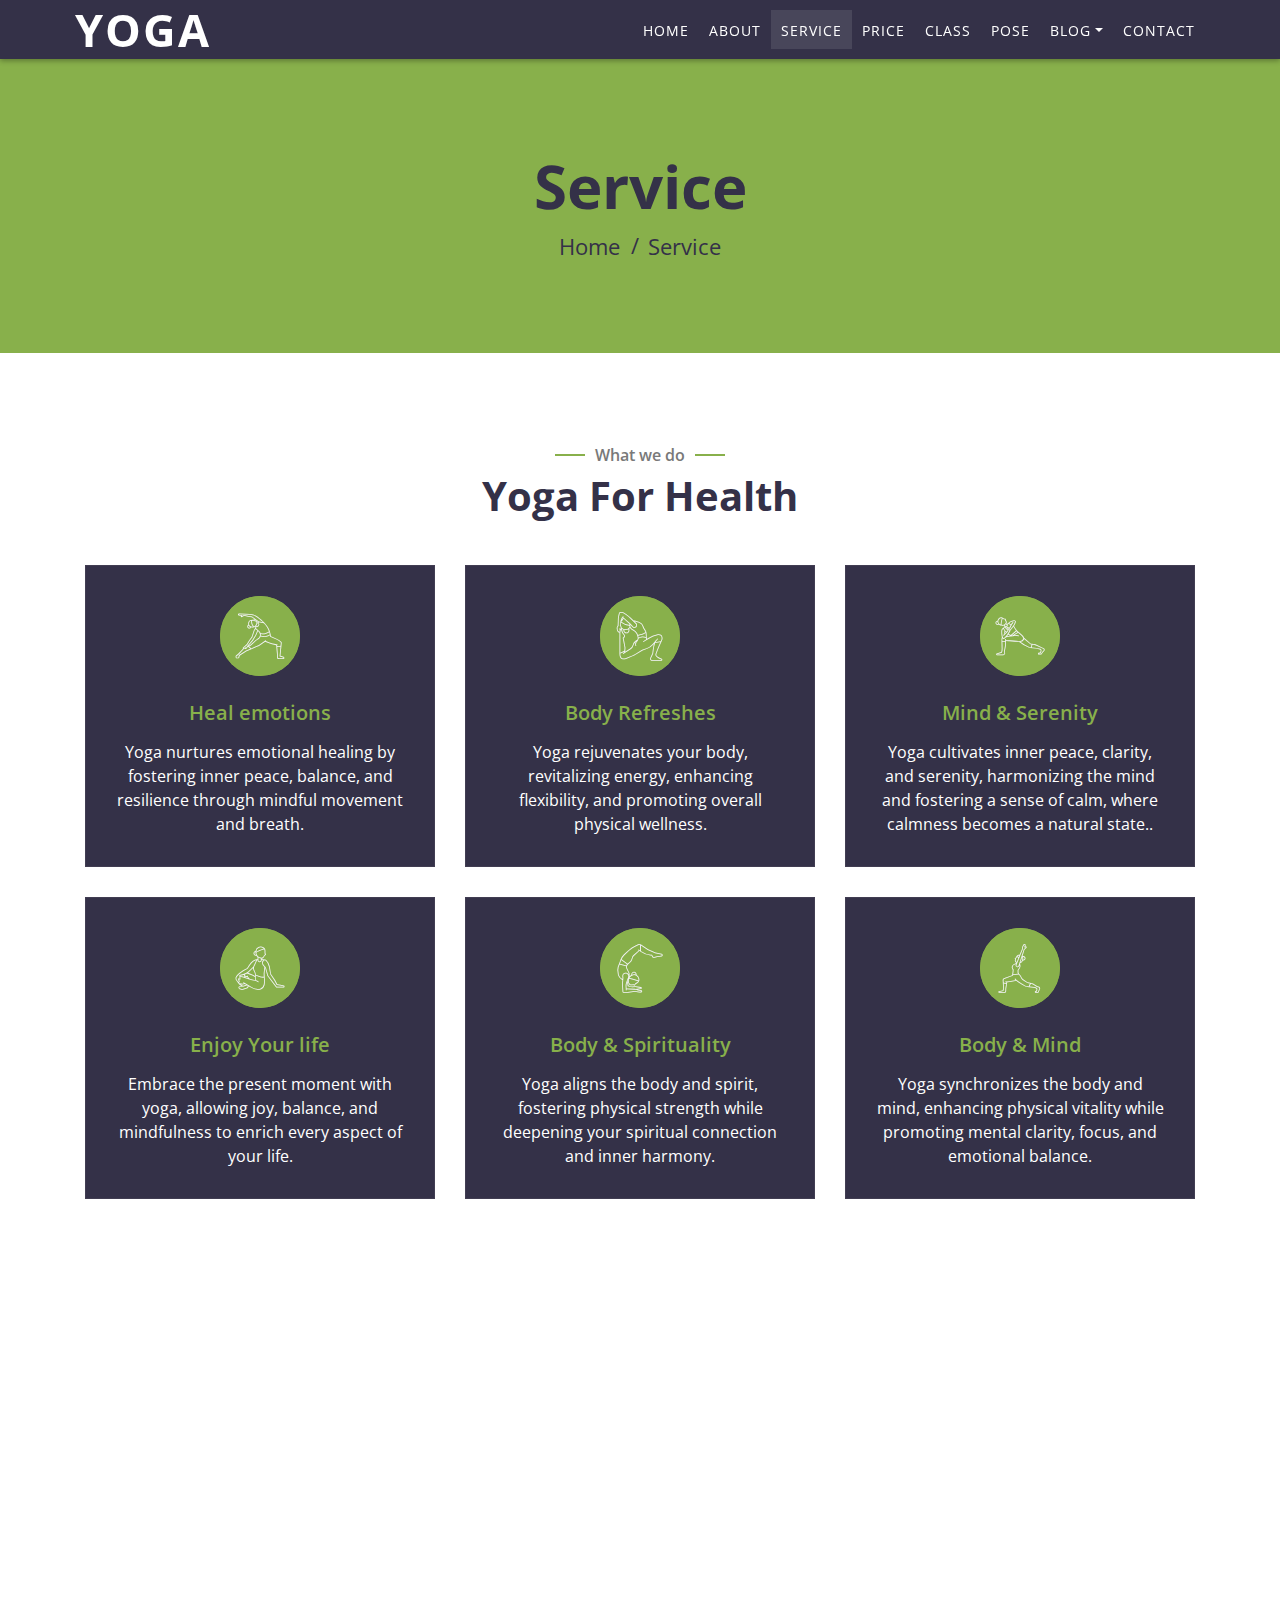
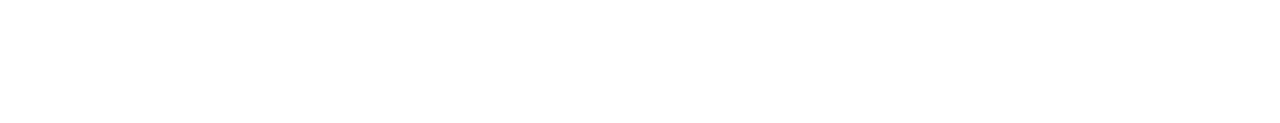
<file: service.html>
<!DOCTYPE html>
<html lang="en">
    <head>
        <meta charset="utf-8">
        <title>YOOGA - Free Yoga Website Template</title>
        <meta content="width=device-width, initial-scale=1.0" name="viewport">
        <meta content="Free Website Template" name="keywords">
        <meta content="Free Website Template" name="description">

        <!-- Favicon -->
        <link href="img/favicon.ico" rel="icon">

        <!-- Google Font -->
        <link href="https://fonts.googleapis.com/css2?family=Open+Sans:wght@300;400;600;700;800&display=swap" rel="stylesheet">

        <!-- CSS Libraries -->
        <link href="https://stackpath.bootstrapcdn.com/bootstrap/4.4.1/css/bootstrap.min.css" rel="stylesheet">
        <link href="https://cdnjs.cloudflare.com/ajax/libs/font-awesome/5.10.0/css/all.min.css" rel="stylesheet">
        <link href="lib/animate/animate.min.css" rel="stylesheet">
        <link href="lib/flaticon/font/flaticon.css" rel="stylesheet"> 
        <link href="lib/owlcarousel/assets/owl.carousel.min.css" rel="stylesheet">
        <link href="lib/lightbox/css/lightbox.min.css" rel="stylesheet">

        <!-- Template Stylesheet -->
        <link href="css/style.css" rel="stylesheet">
    </head>

    <body>
        <!-- Top Bar Start 
        <div class="top-bar d-none d-md-block">
            <div class="container-fluid">
                <div class="row">
                    <div class="col-md-8">
                        <div class="top-bar-left">
                            <div class="text">
                                <i class="far fa-clock"></i>
                                <h2>8:00 - 9:00</h2>
                                <p>Mon - Fri</p>
                            </div>
                            <div class="text">
                                <i class="fa fa-phone-alt"></i>
                                <h2>+123 456 7890</h2>
                                <p>For Appointment</p>
                            </div>
                        </div>
                    </div>
                    <div class="col-md-4">
                        <div class="top-bar-right">
                            <div class="social">
                                <a href=""><i class="fab fa-twitter"></i></a>
                                <a href=""><i class="fab fa-facebook-f"></i></a>
                                <a href=""><i class="fab fa-linkedin-in"></i></a>
                                <a href=""><i class="fab fa-instagram"></i></a>
                            </div>
                        </div>
                    </div>
                </div>
            </div>
        </div>
         Top Bar End -->

        <!-- Nav Bar Start -->
        <div class="navbar navbar-expand-lg bg-dark navbar-dark">
            <div class="container-fluid">
                <a href="index.html" class="navbar-brand">Yoga</a>
                <button type="button" class="navbar-toggler" data-toggle="collapse" data-target="#navbarCollapse">
                    <span class="navbar-toggler-icon"></span>
                </button>

                <div class="collapse navbar-collapse justify-content-between" id="navbarCollapse">
                    <div class="navbar-nav ml-auto">
                        <a href="index.html" class="nav-item nav-link">Home</a>
                        <a href="about.html" class="nav-item nav-link">About</a>
                        <a href="service.html" class="nav-item nav-link active">Service</a>
                        <a href="price.html" class="nav-item nav-link">Price</a>
                        <a href="class.html" class="nav-item nav-link">Class</a>
                        <a href="portfolio.html" class="nav-item nav-link">Pose</a>
                        <div class="nav-item dropdown">
                            <a href="#" class="nav-link dropdown-toggle" data-toggle="dropdown">Blog</a>
                            <div class="dropdown-menu">
                                <a href="blog.html" class="dropdown-item">Blog Grid</a>

                            </div>
                        </div>
                        <a href="contact.html" class="nav-item nav-link">Contact</a>
                    </div>
                </div>
            </div>
        </div>
        <!-- Nav Bar End -->


        <!-- Page Header Start -->
        <div class="page-header">
            <div class="container">
                <div class="row">
                    <div class="col-12">
                        <h2>Service</h2>
                    </div>
                    <div class="col-12">
                        <a href="">Home</a>
                        <a href="">Service</a>
                    </div>
                </div>
            </div>
        </div>
        <!-- Page Header End -->

<!-- Service Start -->
<div class="service">
    <div class="container">
        <div class="section-header text-center wow zoomIn" data-wow-delay="0.1s">
            <p>What we do</p>
            <h2>Yoga For Health</h2>
        </div>
        <div class="row">
            <div class="col-lg-4 col-md-6 wow fadeInUp" data-wow-delay="0.0s">
                <div class="service-item active">
                    <div class="service-icon active">
                        <i class="flaticon-workout"></i>
                    </div>
                    <h3>Heal emotions</h3>
                    <p>
                        Yoga nurtures emotional healing by fostering inner peace, balance, and resilience through mindful movement and breath.
                    </p>
                </div>
            </div>
            <div class="col-lg-4 col-md-6 wow fadeInUp" data-wow-delay="0.2s">
                <div class="service-item active">
                    <div class="service-icon">
                        <i class="flaticon-workout-1"></i>
                    </div>
                    <h3>Body Refreshes</h3>
                    <p>
                        Yoga rejuvenates your body, revitalizing energy, enhancing flexibility, and promoting overall physical wellness.
                    </p>
                </div>
            </div>
            <div class="col-lg-4 col-md-6 wow fadeInUp" data-wow-delay="0.4s">
                <div class="service-item active">
                    <div class="service-icon">
                        <i class="flaticon-workout-2"></i>
                    </div>
                    <h3>Mind & Serenity</h3>
                    <p>
                        Yoga cultivates inner peace, clarity, and serenity, harmonizing the mind and fostering a sense of calm, where calmness becomes a natural state..
                    </p>
                </div>
            </div>
            <div class="col-lg-4 col-md-6 wow fadeInUp" data-wow-delay="0.6s">
                <div class="service-item active">
                    <div class="service-icon">
                        <i class="flaticon-workout-3"></i>
                    </div>
                    <h3>Enjoy Your life</h3>
                    <p>
                        Embrace the present moment with yoga, allowing joy, balance, and mindfulness to enrich every aspect of your life.
                    </p>
                </div>
            </div>
            <div class="col-lg-4 col-md-6 wow fadeInUp" data-wow-delay="0.8s">
                <div class="service-item active">
                    <div class="service-icon">
                        <i class="flaticon-workout-4"></i>
                    </div>
                    <h3>Body & Spirituality</h3>
                    <p>
                        Yoga aligns the body and spirit, fostering physical strength while deepening your spiritual connection and inner harmony.
                    </p>
                </div>
            </div>
            <div class="col-lg-4 col-md-6 wow fadeInUp" data-wow-delay="1s">
                <div class="service-item active">
                    <div class="service-icon">
                        <i class="flaticon-yoga-pose"></i>
                    </div>
                    <h3>Body & Mind</h3>
                    <p>
                        Yoga synchronizes the body and mind, enhancing physical vitality while promoting mental clarity, focus, and emotional balance.
                    </p>
                </div>
            </div>
        </div>
    </div>
</div>
<!-- Service End -->



        <!-- Footer Start -->
        <div class="footer wow fadeIn" data-wow-delay="0.3s">
            <div class="container-fluid">
                <div class="container">
                    <div class="footer-info">
                        <a href="index.html" class="footer-logo">Y<span>oo</span>ga</a>
                        <h3>186 Street, Yoga Site,India</h3>
                        <div class="footer-menu">
                            <p>+012 345 67890</p>
                            <p>abc@example.com</p>
                        </div>
                        <div class="footer-social">
                            <a href=""><i class="fab fa-twitter"></i></a>
                            <a href=""><i class="fab fa-facebook-f"></i></a>
                            <a href=""><i class="fab fa-youtube"></i></a>
                            <a href=""><i class="fab fa-instagram"></i></a>
                            <a href=""><i class="fab fa-linkedin-in"></i></a>
                        </div>
                    </div>
                </div>
                <div class="container copyright">
                    <div class="row">
                        <div class="col-md-6">
                            <p>&copy; <a href="#">Your Site Name</a>, All Right Reserved.</p>
                        </div>
                    </div>
                </div>
            </div>
        </div>
        <!-- Footer End -->

        <a href="#" class="back-to-top"><i class="fa fa-chevron-up"></i></a>

        <!-- JavaScript Libraries -->
        <script src="https://code.jquery.com/jquery-3.4.1.min.js"></script>
        <script src="https://stackpath.bootstrapcdn.com/bootstrap/4.4.1/js/bootstrap.bundle.min.js"></script>
        <script src="lib/easing/easing.min.js"></script>
        <script src="lib/wow/wow.min.js"></script>
        <script src="lib/owlcarousel/owl.carousel.min.js"></script>
        <script src="lib/isotope/isotope.pkgd.min.js"></script>
        <script src="lib/lightbox/js/lightbox.min.js"></script>
        
        <!-- Contact Javascript File -->
        <script src="mail/jqBootstrapValidation.min.js"></script>
        <script src="mail/contact.js"></script>

        <!-- Template Javascript -->
        <script src="js/main.js"></script>
    </body>
</html>
</file>
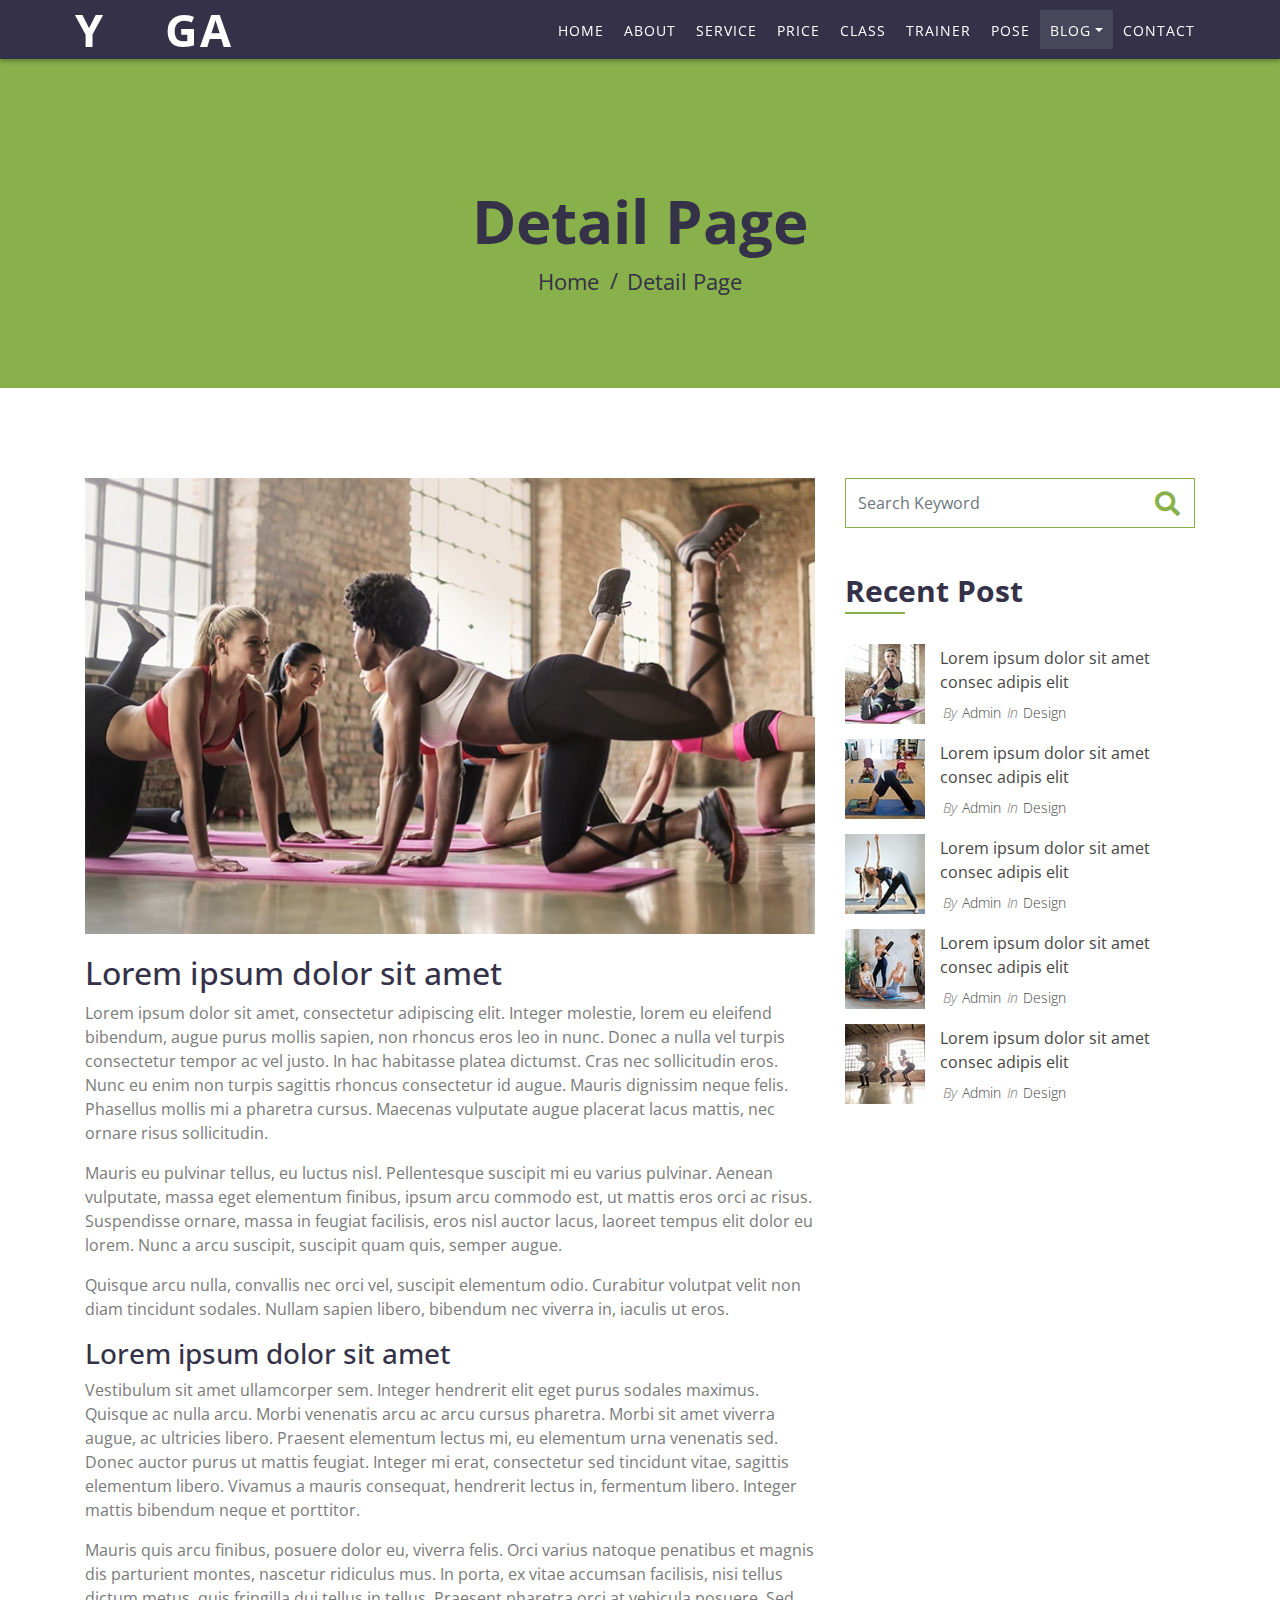
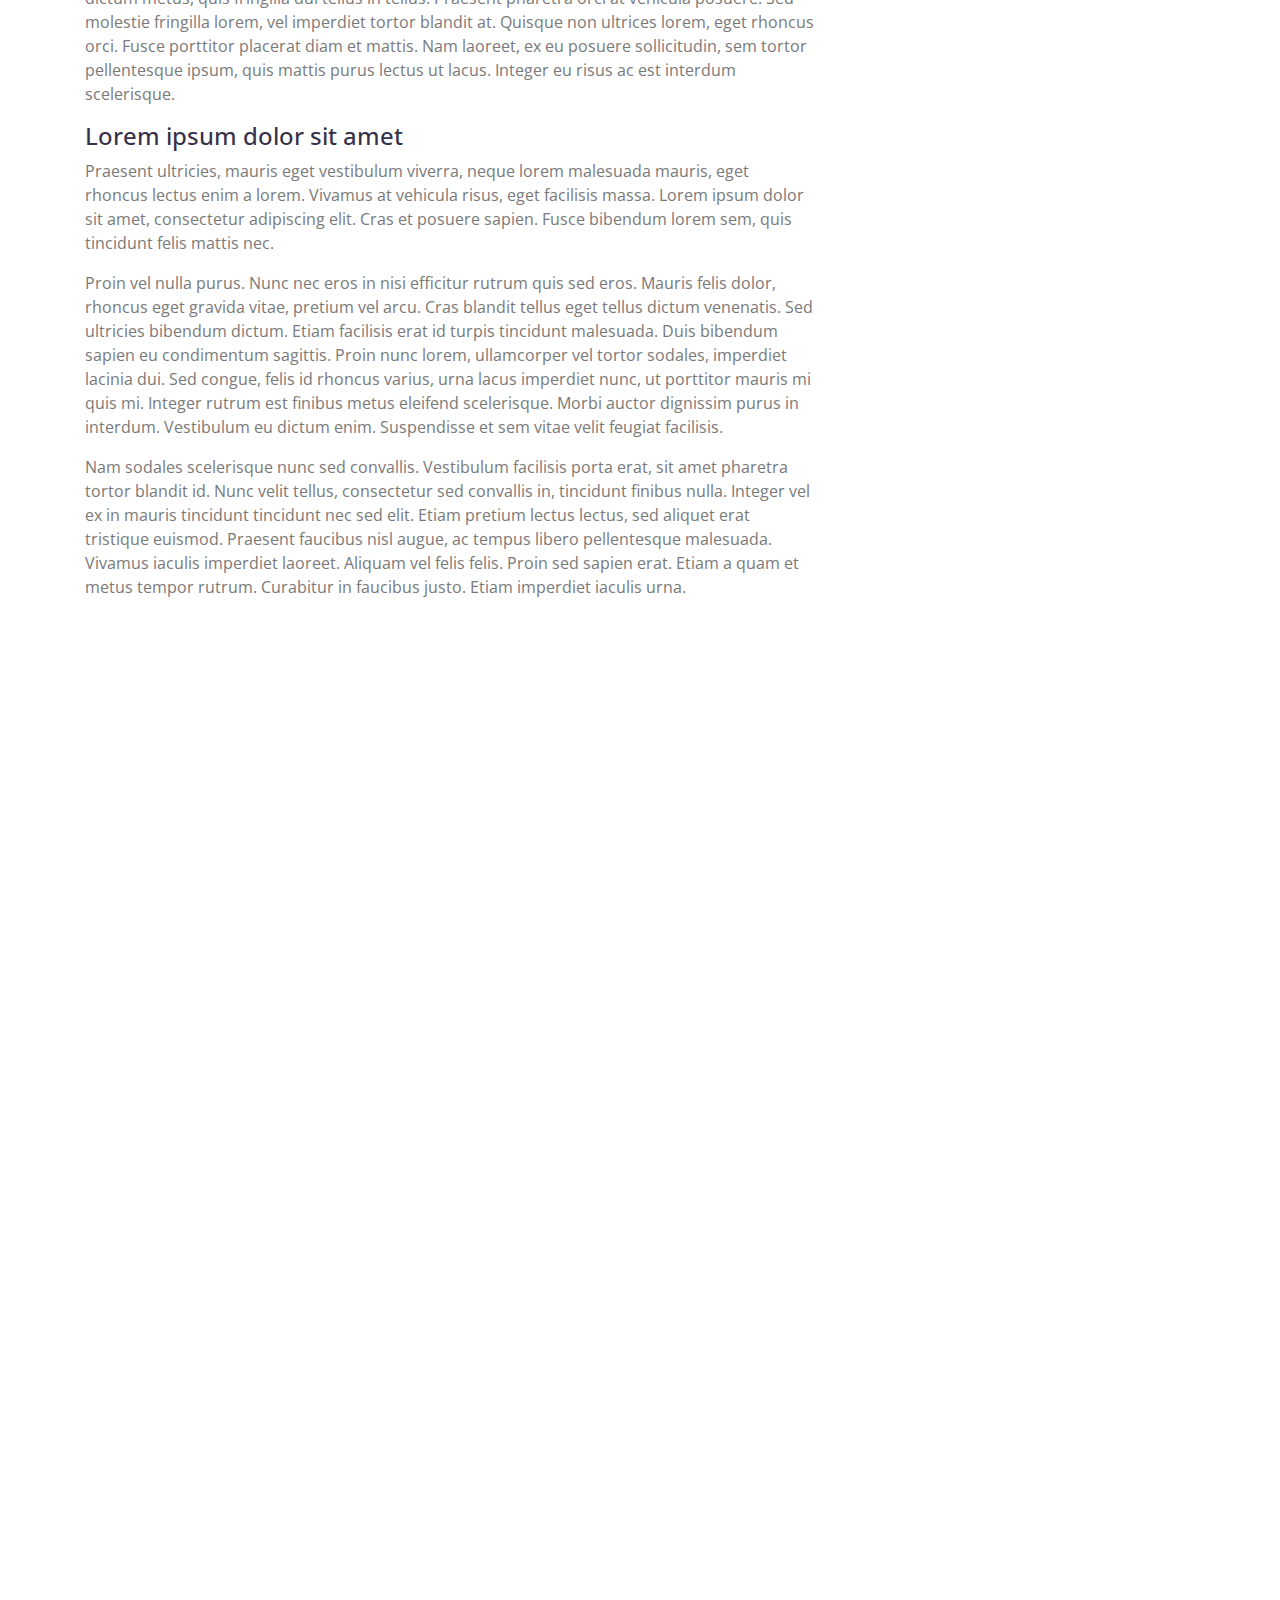
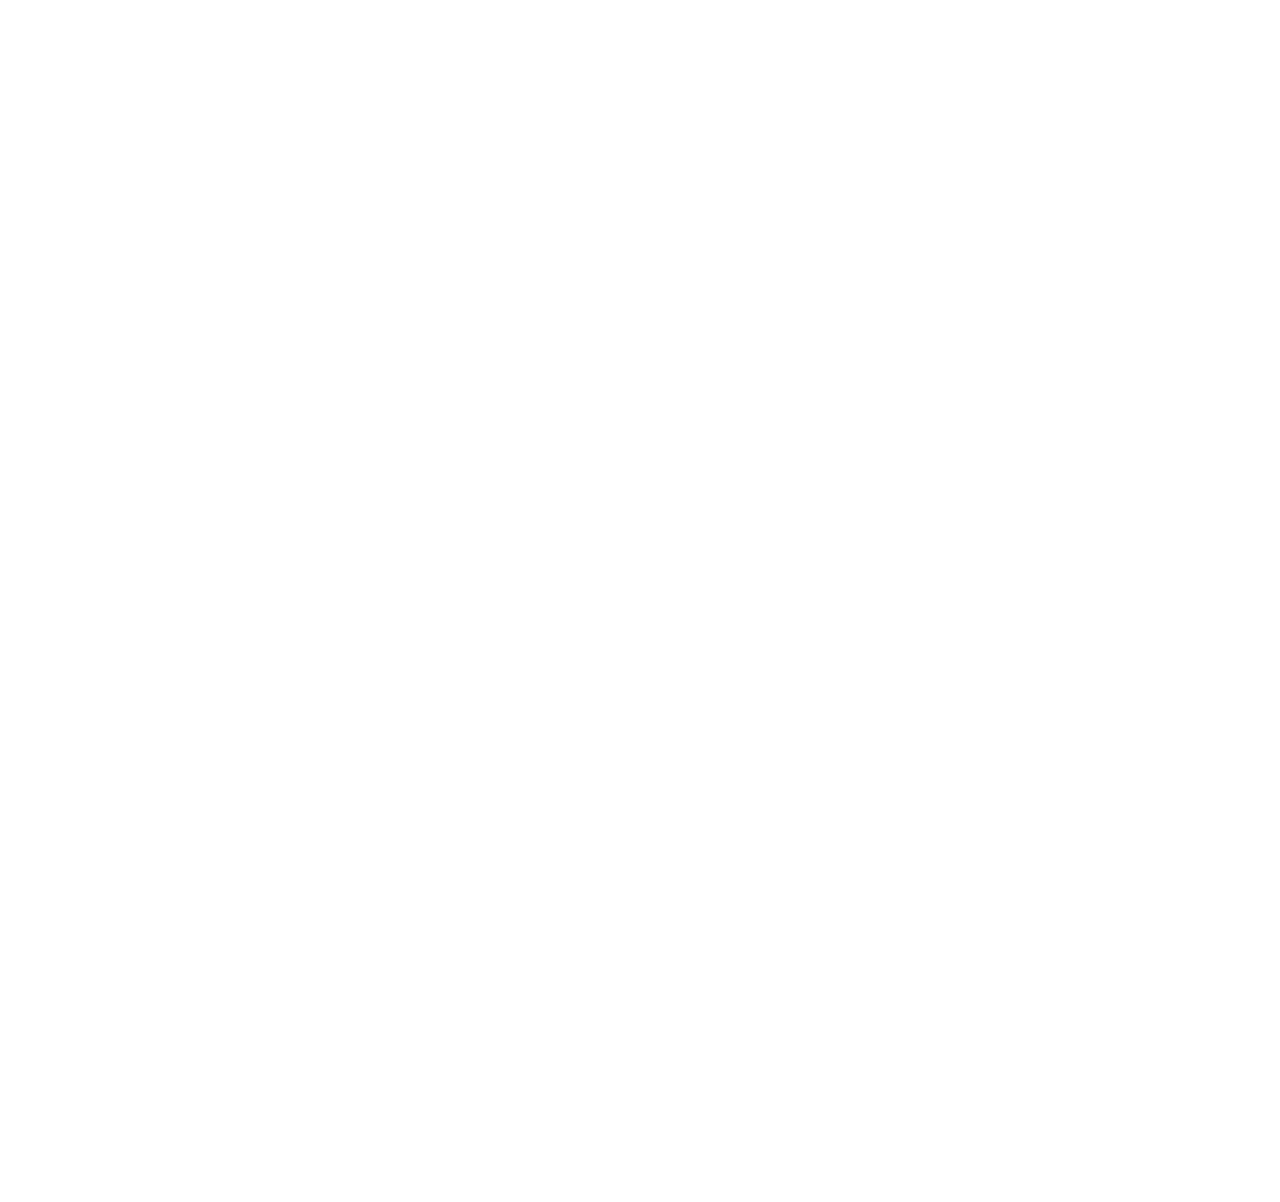
<file: single.html>
<!DOCTYPE html>
<html lang="en">
    <head>
        <meta charset="utf-8">
        <title>YOOGA - Free Yoga Website Template</title>
        <meta content="width=device-width, initial-scale=1.0" name="viewport">
        <meta content="Free Website Template" name="keywords">
        <meta content="Free Website Template" name="description">

        <!-- Favicon -->
        <link href="img/favicon.ico" rel="icon">

        <!-- Google Font -->
        <link href="https://fonts.googleapis.com/css2?family=Open+Sans:wght@300;400;600;700;800&display=swap" rel="stylesheet">

        <!-- CSS Libraries -->
        <link href="https://stackpath.bootstrapcdn.com/bootstrap/4.4.1/css/bootstrap.min.css" rel="stylesheet">
        <link href="https://cdnjs.cloudflare.com/ajax/libs/font-awesome/5.10.0/css/all.min.css" rel="stylesheet">
        <link href="lib/animate/animate.min.css" rel="stylesheet">
        <link href="lib/flaticon/font/flaticon.css" rel="stylesheet"> 
        <link href="lib/owlcarousel/assets/owl.carousel.min.css" rel="stylesheet">
        <link href="lib/lightbox/css/lightbox.min.css" rel="stylesheet">

        <!-- Template Stylesheet -->
        <link href="css/style.css" rel="stylesheet">
    </head>

    <body>
        <!-- Top Bar Start -->
        <div class="top-bar d-none d-md-block">
            <div class="container-fluid">
                <div class="row">
                    <div class="col-md-8">
                        <div class="top-bar-left">
                            <div class="text">
                                <i class="far fa-clock"></i>
                                <h2>8:00 - 9:00</h2>
                                <p>Mon - Fri</p>
                            </div>
                            <div class="text">
                                <i class="fa fa-phone-alt"></i>
                                <h2>+123 456 7890</h2>
                                <p>For Appointment</p>
                            </div>
                        </div>
                    </div>
                    <div class="col-md-4">
                        <div class="top-bar-right">
                            <div class="social">
                                <a href=""><i class="fab fa-twitter"></i></a>
                                <a href=""><i class="fab fa-facebook-f"></i></a>
                                <a href=""><i class="fab fa-linkedin-in"></i></a>
                                <a href=""><i class="fab fa-instagram"></i></a>
                            </div>
                        </div>
                    </div>
                </div>
            </div>
        </div>
        <!-- Top Bar End -->

        <!-- Nav Bar Start -->
        <div class="navbar navbar-expand-lg bg-dark navbar-dark">
            <div class="container-fluid">
                <a href="index.html" class="navbar-brand">Y<span>oo</span>ga</a>
                <button type="button" class="navbar-toggler" data-toggle="collapse" data-target="#navbarCollapse">
                    <span class="navbar-toggler-icon"></span>
                </button>

                <div class="collapse navbar-collapse justify-content-between" id="navbarCollapse">
                    <div class="navbar-nav ml-auto">
                        <a href="index.html" class="nav-item nav-link">Home</a>
                        <a href="about.html" class="nav-item nav-link">About</a>
                        <a href="service.html" class="nav-item nav-link">Service</a>
                        <a href="price.html" class="nav-item nav-link">Price</a>
                        <a href="class.html" class="nav-item nav-link">Class</a>
                        <a href="team.html" class="nav-item nav-link">Trainer</a>
                        <a href="portfolio.html" class="nav-item nav-link">Pose</a>
                        <div class="nav-item dropdown">
                            <a href="#" class="nav-link dropdown-toggle active" data-toggle="dropdown">Blog</a>
                            <div class="dropdown-menu">
                                <a href="blog.html" class="dropdown-item">Blog Grid</a>
                                <a href="single.html" class="dropdown-item">Blog Detail</a>
                            </div>
                        </div>
                        <a href="contact.html" class="nav-item nav-link">Contact</a>
                    </div>
                </div>
            </div>
        </div>
        <!-- Nav Bar End -->


        <!-- Page Header Start -->
        <div class="page-header">
            <div class="container">
                <div class="row">
                    <div class="col-12">
                        <h2>Detail Page</h2>
                    </div>
                    <div class="col-12">
                        <a href="">Home</a>
                        <a href="">Detail Page</a>
                    </div>
                </div>
            </div>
        </div>
        <!-- Page Header End -->


        <!-- Single Post Start-->
        <div class="single">
            <div class="container">
                <div class="row">
                    <div class="col-lg-8">
                        <div class="single-content wow fadeInUp">
                            <img src="img/single.jpg" />
                            <h2>Lorem ipsum dolor sit amet</h2>
                            <p>
                                Lorem ipsum dolor sit amet, consectetur adipiscing elit. Integer molestie, lorem eu eleifend bibendum, augue purus mollis sapien, non rhoncus eros leo in nunc. Donec a nulla vel turpis consectetur tempor ac vel justo. In hac habitasse platea dictumst. Cras nec sollicitudin eros. Nunc eu enim non turpis sagittis rhoncus consectetur id augue. Mauris dignissim neque felis. Phasellus mollis mi a pharetra cursus. Maecenas vulputate augue placerat lacus mattis, nec ornare risus sollicitudin.
                            </p>
                            <p>
                                Mauris eu pulvinar tellus, eu luctus nisl. Pellentesque suscipit mi eu varius pulvinar. Aenean vulputate, massa eget elementum finibus, ipsum arcu commodo est, ut mattis eros orci ac risus. Suspendisse ornare, massa in feugiat facilisis, eros nisl auctor lacus, laoreet tempus elit dolor eu lorem. Nunc a arcu suscipit, suscipit quam quis, semper augue.
                            </p>
                            <p>
                                Quisque arcu nulla, convallis nec orci vel, suscipit elementum odio. Curabitur volutpat velit non diam tincidunt sodales. Nullam sapien libero, bibendum nec viverra in, iaculis ut eros.
                            </p>
                            <h3>Lorem ipsum dolor sit amet</h3>
                            <p>
                                Vestibulum sit amet ullamcorper sem. Integer hendrerit elit eget purus sodales maximus. Quisque ac nulla arcu. Morbi venenatis arcu ac arcu cursus pharetra. Morbi sit amet viverra augue, ac ultricies libero. Praesent elementum lectus mi, eu elementum urna venenatis sed. Donec auctor purus ut mattis feugiat. Integer mi erat, consectetur sed tincidunt vitae, sagittis elementum libero. Vivamus a mauris consequat, hendrerit lectus in, fermentum libero. Integer mattis bibendum neque et porttitor.
                            </p>
                            <p>
                                Mauris quis arcu finibus, posuere dolor eu, viverra felis. Orci varius natoque penatibus et magnis dis parturient montes, nascetur ridiculus mus. In porta, ex vitae accumsan facilisis, nisi tellus dictum metus, quis fringilla dui tellus in tellus. Praesent pharetra orci at vehicula posuere. Sed molestie fringilla lorem, vel imperdiet tortor blandit at. Quisque non ultrices lorem, eget rhoncus orci. Fusce porttitor placerat diam et mattis. Nam laoreet, ex eu posuere sollicitudin, sem tortor pellentesque ipsum, quis mattis purus lectus ut lacus. Integer eu risus ac est interdum scelerisque.
                            </p>
                            <h4>Lorem ipsum dolor sit amet</h4>
                            <p>
                                Praesent ultricies, mauris eget vestibulum viverra, neque lorem malesuada mauris, eget rhoncus lectus enim a lorem. Vivamus at vehicula risus, eget facilisis massa. Lorem ipsum dolor sit amet, consectetur adipiscing elit. Cras et posuere sapien. Fusce bibendum lorem sem, quis tincidunt felis mattis nec.
                            </p>
                            <p>
                                Proin vel nulla purus. Nunc nec eros in nisi efficitur rutrum quis sed eros. Mauris felis dolor, rhoncus eget gravida vitae, pretium vel arcu. Cras blandit tellus eget tellus dictum venenatis. Sed ultricies bibendum dictum. Etiam facilisis erat id turpis tincidunt malesuada. Duis bibendum sapien eu condimentum sagittis. Proin nunc lorem, ullamcorper vel tortor sodales, imperdiet lacinia dui. Sed congue, felis id rhoncus varius, urna lacus imperdiet nunc, ut porttitor mauris mi quis mi. Integer rutrum est finibus metus eleifend scelerisque. Morbi auctor dignissim purus in interdum. Vestibulum eu dictum enim. Suspendisse et sem vitae velit feugiat facilisis.
                            </p>
                            <p>
                                Nam sodales scelerisque nunc sed convallis. Vestibulum facilisis porta erat, sit amet pharetra tortor blandit id. Nunc velit tellus, consectetur sed convallis in, tincidunt finibus nulla. Integer vel ex in mauris tincidunt tincidunt nec sed elit. Etiam pretium lectus lectus, sed aliquet erat tristique euismod. Praesent faucibus nisl augue, ac tempus libero pellentesque malesuada. Vivamus iaculis imperdiet laoreet. Aliquam vel felis felis. Proin sed sapien erat. Etiam a quam et metus tempor rutrum. Curabitur in faucibus justo. Etiam imperdiet iaculis urna.
                            </p>
                        </div>
                        <div class="single-tags wow fadeInUp">
                            <a href="">National</a>
                            <a href="">International</a>
                            <a href="">Economics</a>
                            <a href="">Politics</a>
                            <a href="">Lifestyle</a>
                            <a href="">Technology</a>
                            <a href="">Trades</a>
                        </div>
                        <div class="single-bio wow fadeInUp">
                            <div class="single-bio-img">
                                <img src="img/user.jpg" />
                            </div>
                            <div class="single-bio-text">
                                <h3>Author Name</h3>
                                <p>
                                    Lorem ipsum dolor sit amet elit. Integer lorem augue purus mollis sapien, non eros leo in nunc. Donec a nulla vel turpis tempor ac vel justo. In hac platea dictumst.
                                </p>
                            </div>
                        </div>
                        <div class="single-related wow fadeInUp">
                            <h2>Related Post</h2>
                            <div class="owl-carousel related-slider">
                                <div class="post-item">
                                    <div class="post-img">
                                        <img src="img/post-1.jpg" />
                                    </div>
                                    <div class="post-text">
                                        <a href="">Lorem ipsum dolor sit amet consec adipis elit</a>
                                        <div class="post-meta">
                                            <p>By<a href="">Admin</a></p>
                                            <p>In<a href="">Design</a></p>
                                        </div>
                                    </div>
                                </div>
                                <div class="post-item">
                                    <div class="post-img">
                                        <img src="img/post-2.jpg" />
                                    </div>
                                    <div class="post-text">
                                        <a href="">Lorem ipsum dolor sit amet consec adipis elit</a>
                                        <div class="post-meta">
                                            <p>By<a href="">Admin</a></p>
                                            <p>In<a href="">Design</a></p>
                                        </div>
                                    </div>
                                </div>
                                <div class="post-item">
                                    <div class="post-img">
                                        <img src="img/post-3.jpg" />
                                    </div>
                                    <div class="post-text">
                                        <a href="">Lorem ipsum dolor sit amet consec adipis elit</a>
                                        <div class="post-meta">
                                            <p>By<a href="">Admin</a></p>
                                            <p>In<a href="">Design</a></p>
                                        </div>
                                    </div>
                                </div>
                                <div class="post-item">
                                    <div class="post-img">
                                        <img src="img/post-4.jpg" />
                                    </div>
                                    <div class="post-text">
                                        <a href="">Lorem ipsum dolor sit amet consec adipis elit</a>
                                        <div class="post-meta">
                                            <p>By<a href="">Admin</a></p>
                                            <p>In<a href="">Design</a></p>
                                        </div>
                                    </div>
                                </div>
                            </div>
                        </div>

                        <div class="single-comment wow fadeInUp">
                            <h2>3 Comments</h2>
                            <ul class="comment-list">
                                <li class="comment-item">
                                    <div class="comment-body">
                                        <div class="comment-img">
                                            <img src="img/user.jpg" />
                                        </div>
                                        <div class="comment-text">
                                            <h3><a href="">Josh Dunn</a></h3>
                                            <span>01 Jan 2045 at 12:00pm</span>
                                            <p>
                                                Lorem ipsum dolor sit amet elit. Integer lorem augue purus mollis sapien, non eros leo in nunc. Donec a nulla vel turpis tempor ac vel justo. In hac platea dictumst. 
                                            </p>
                                            <a class="btn" href="">Reply</a>
                                        </div>
                                    </div>
                                </li>
                                <li class="comment-item">
                                    <div class="comment-body">
                                        <div class="comment-img">
                                            <img src="img/user.jpg" />
                                        </div>
                                        <div class="comment-text">
                                            <h3><a href="">Josh Dunn</a></h3>
                                            <p><span>01 Jan 2045 at 12:00pm</span></p>
                                            <p>
                                                Lorem ipsum dolor sit amet elit. Integer lorem augue purus mollis sapien, non eros leo in nunc. Donec a nulla vel turpis tempor ac vel justo. In hac platea dictumst. 
                                            </p>
                                            <a class="btn" href="">Reply</a>
                                        </div>
                                    </div>
                                    <ul class="comment-child">
                                        <li class="comment-item">
                                            <div class="comment-body">
                                                <div class="comment-img">
                                                    <img src="img/user.jpg" />
                                                </div>
                                                <div class="comment-text">
                                                    <h3><a href="">Josh Dunn</a></h3>
                                                    <p><span>01 Jan 2045 at 12:00pm</span></p>
                                                    <p>
                                                        Lorem ipsum dolor sit amet elit. Integer lorem augue purus mollis sapien, non eros leo in nunc. Donec a nulla vel turpis tempor ac vel justo. In hac platea dictumst. 
                                                    </p>
                                                    <a class="btn" href="">Reply</a>
                                                </div>
                                            </div>
                                        </li>
                                    </ul>
                                </li>
                            </ul>
                        </div>
                        <div class="comment-form wow fadeInUp">
                            <h2>Leave a comment</h2>
                            <form>
                                <div class="form-group">
                                    <label for="name">Name *</label>
                                    <input type="text" class="form-control" id="name">
                                </div>
                                <div class="form-group">
                                    <label for="email">Email *</label>
                                    <input type="email" class="form-control" id="email">
                                </div>
                                <div class="form-group">
                                    <label for="website">Website</label>
                                    <input type="url" class="form-control" id="website">
                                </div>

                                <div class="form-group">
                                    <label for="message">Message *</label>
                                    <textarea id="message" cols="30" rows="5" class="form-control"></textarea>
                                </div>
                                <div class="form-group">
                                    <input type="submit" value="Post Comment" class="btn">
                                </div>
                            </form>
                        </div>
                    </div>

                    <div class="col-lg-4">
                        <div class="sidebar">
                            <div class="sidebar-widget wow fadeInUp">
                                <div class="search-widget">
                                    <form>
                                        <input class="form-control" type="text" placeholder="Search Keyword">
                                        <button class="btn"><i class="fa fa-search"></i></button>
                                    </form>
                                </div>
                            </div>

                            <div class="sidebar-widget wow fadeInUp">
                                <h2 class="widget-title">Recent Post</h2>
                                <div class="recent-post">
                                    <div class="post-item">
                                        <div class="post-img">
                                            <img src="img/post-1.jpg" />
                                        </div>
                                        <div class="post-text">
                                            <a href="">Lorem ipsum dolor sit amet consec adipis elit</a>
                                            <div class="post-meta">
                                                <p>By<a href="">Admin</a></p>
                                                <p>In<a href="">Design</a></p>
                                            </div>
                                        </div>
                                    </div>
                                    <div class="post-item">
                                        <div class="post-img">
                                            <img src="img/post-2.jpg" />
                                        </div>
                                        <div class="post-text">
                                            <a href="">Lorem ipsum dolor sit amet consec adipis elit</a>
                                            <div class="post-meta">
                                                <p>By<a href="">Admin</a></p>
                                                <p>In<a href="">Design</a></p>
                                            </div>
                                        </div>
                                    </div>
                                    <div class="post-item">
                                        <div class="post-img">
                                            <img src="img/post-3.jpg" />
                                        </div>
                                        <div class="post-text">
                                            <a href="">Lorem ipsum dolor sit amet consec adipis elit</a>
                                            <div class="post-meta">
                                                <p>By<a href="">Admin</a></p>
                                                <p>In<a href="">Design</a></p>
                                            </div>
                                        </div>
                                    </div>
                                    <div class="post-item">
                                        <div class="post-img">
                                            <img src="img/post-4.jpg" />
                                        </div>
                                        <div class="post-text">
                                            <a href="">Lorem ipsum dolor sit amet consec adipis elit</a>
                                            <div class="post-meta">
                                                <p>By<a href="">Admin</a></p>
                                                <p>In<a href="">Design</a></p>
                                            </div>
                                        </div>
                                    </div>
                                    <div class="post-item">
                                        <div class="post-img">
                                            <img src="img/post-5.jpg" />
                                        </div>
                                        <div class="post-text">
                                            <a href="">Lorem ipsum dolor sit amet consec adipis elit</a>
                                            <div class="post-meta">
                                                <p>By<a href="">Admin</a></p>
                                                <p>In<a href="">Design</a></p>
                                            </div>
                                        </div>
                                    </div>
                                </div>
                            </div>

                            <div class="sidebar-widget wow fadeInUp">
                                <div class="image-widget">
                                    <a href="#"><img src="img/blog-1.jpg" alt="Image"></a>
                                </div>
                            </div>

                            <div class="sidebar-widget wow fadeInUp">
                                <div class="tab-post">
                                    <ul class="nav nav-pills nav-justified">
                                        <li class="nav-item">
                                            <a class="nav-link active" data-toggle="pill" href="#featured">Featured</a>
                                        </li>
                                        <li class="nav-item">
                                            <a class="nav-link" data-toggle="pill" href="#popular">Popular</a>
                                        </li>
                                        <li class="nav-item">
                                            <a class="nav-link" data-toggle="pill" href="#latest">Latest</a>
                                        </li>
                                    </ul>

                                    <div class="tab-content">
                                        <div id="featured" class="container tab-pane active">
                                            <div class="post-item">
                                                <div class="post-img">
                                                    <img src="img/post-1.jpg" />
                                                </div>
                                                <div class="post-text">
                                                    <a href="">Lorem ipsum dolor sit amet consec adipis elit</a>
                                                    <div class="post-meta">
                                                        <p>By<a href="">Admin</a></p>
                                                        <p>In<a href="">Design</a></p>
                                                    </div>
                                                </div>
                                            </div>
                                            <div class="post-item">
                                                <div class="post-img">
                                                    <img src="img/post-2.jpg" />
                                                </div>
                                                <div class="post-text">
                                                    <a href="">Lorem ipsum dolor sit amet consec adipis elit</a>
                                                    <div class="post-meta">
                                                        <p>By<a href="">Admin</a></p>
                                                        <p>In<a href="">Design</a></p>
                                                    </div>
                                                </div>
                                            </div>
                                            <div class="post-item">
                                                <div class="post-img">
                                                    <img src="img/post-3.jpg" />
                                                </div>
                                                <div class="post-text">
                                                    <a href="">Lorem ipsum dolor sit amet consec adipis elit</a>
                                                    <div class="post-meta">
                                                        <p>By<a href="">Admin</a></p>
                                                        <p>In<a href="">Design</a></p>
                                                    </div>
                                                </div>
                                            </div>
                                            <div class="post-item">
                                                <div class="post-img">
                                                    <img src="img/post-4.jpg" />
                                                </div>
                                                <div class="post-text">
                                                    <a href="">Lorem ipsum dolor sit amet consec adipis elit</a>
                                                    <div class="post-meta">
                                                        <p>By<a href="">Admin</a></p>
                                                        <p>In<a href="">Design</a></p>
                                                    </div>
                                                </div>
                                            </div>
                                            <div class="post-item">
                                                <div class="post-img">
                                                    <img src="img/post-5.jpg" />
                                                </div>
                                                <div class="post-text">
                                                    <a href="">Lorem ipsum dolor sit amet consec adipis elit</a>
                                                    <div class="post-meta">
                                                        <p>By<a href="">Admin</a></p>
                                                        <p>In<a href="">Design</a></p>
                                                    </div>
                                                </div>
                                            </div>
                                        </div>
                                        <div id="popular" class="container tab-pane fade">
                                            <div class="post-item">
                                                <div class="post-img">
                                                    <img src="img/post-1.jpg" />
                                                </div>
                                                <div class="post-text">
                                                    <a href="">Lorem ipsum dolor sit amet consec adipis elit</a>
                                                    <div class="post-meta">
                                                        <p>By<a href="">Admin</a></p>
                                                        <p>In<a href="">Design</a></p>
                                                    </div>
                                                </div>
                                            </div>
                                            <div class="post-item">
                                                <div class="post-img">
                                                    <img src="img/post-2.jpg" />
                                                </div>
                                                <div class="post-text">
                                                    <a href="">Lorem ipsum dolor sit amet consec adipis elit</a>
                                                    <div class="post-meta">
                                                        <p>By<a href="">Admin</a></p>
                                                        <p>In<a href="">Design</a></p>
                                                    </div>
                                                </div>
                                            </div>
                                            <div class="post-item">
                                                <div class="post-img">
                                                    <img src="img/post-3.jpg" />
                                                </div>
                                                <div class="post-text">
                                                    <a href="">Lorem ipsum dolor sit amet consec adipis elit</a>
                                                    <div class="post-meta">
                                                        <p>By<a href="">Admin</a></p>
                                                        <p>In<a href="">Design</a></p>
                                                    </div>
                                                </div>
                                            </div>
                                            <div class="post-item">
                                                <div class="post-img">
                                                    <img src="img/post-4.jpg" />
                                                </div>
                                                <div class="post-text">
                                                    <a href="">Lorem ipsum dolor sit amet consec adipis elit</a>
                                                    <div class="post-meta">
                                                        <p>By<a href="">Admin</a></p>
                                                        <p>In<a href="">Design</a></p>
                                                    </div>
                                                </div>
                                            </div>
                                            <div class="post-item">
                                                <div class="post-img">
                                                    <img src="img/post-5.jpg" />
                                                </div>
                                                <div class="post-text">
                                                    <a href="">Lorem ipsum dolor sit amet consec adipis elit</a>
                                                    <div class="post-meta">
                                                        <p>By<a href="">Admin</a></p>
                                                        <p>In<a href="">Design</a></p>
                                                    </div>
                                                </div>
                                            </div>
                                        </div>
                                        <div id="latest" class="container tab-pane fade">
                                            <div class="post-item">
                                                <div class="post-img">
                                                    <img src="img/post-1.jpg" />
                                                </div>
                                                <div class="post-text">
                                                    <a href="">Lorem ipsum dolor sit amet consec adipis elit</a>
                                                    <div class="post-meta">
                                                        <p>By<a href="">Admin</a></p>
                                                        <p>In<a href="">Design</a></p>
                                                    </div>
                                                </div>
                                            </div>
                                            <div class="post-item">
                                                <div class="post-img">
                                                    <img src="img/post-2.jpg" />
                                                </div>
                                                <div class="post-text">
                                                    <a href="">Lorem ipsum dolor sit amet consec adipis elit</a>
                                                    <div class="post-meta">
                                                        <p>By<a href="">Admin</a></p>
                                                        <p>In<a href="">Design</a></p>
                                                    </div>
                                                </div>
                                            </div>
                                            <div class="post-item">
                                                <div class="post-img">
                                                    <img src="img/post-3.jpg" />
                                                </div>
                                                <div class="post-text">
                                                    <a href="">Lorem ipsum dolor sit amet consec adipis elit</a>
                                                    <div class="post-meta">
                                                        <p>By<a href="">Admin</a></p>
                                                        <p>In<a href="">Design</a></p>
                                                    </div>
                                                </div>
                                            </div>
                                            <div class="post-item">
                                                <div class="post-img">
                                                    <img src="img/post-4.jpg" />
                                                </div>
                                                <div class="post-text">
                                                    <a href="">Lorem ipsum dolor sit amet consec adipis elit</a>
                                                    <div class="post-meta">
                                                        <p>By<a href="">Admin</a></p>
                                                        <p>In<a href="">Design</a></p>
                                                    </div>
                                                </div>
                                            </div>
                                            <div class="post-item">
                                                <div class="post-img">
                                                    <img src="img/post-5.jpg" />
                                                </div>
                                                <div class="post-text">
                                                    <a href="">Lorem ipsum dolor sit amet consec adipis elit</a>
                                                    <div class="post-meta">
                                                        <p>By<a href="">Admin</a></p>
                                                        <p>In<a href="">Design</a></p>
                                                    </div>
                                                </div>
                                            </div>
                                        </div>
                                    </div>
                                </div>
                            </div>

                            <div class="sidebar-widget wow fadeInUp">
                                <div class="image-widget">
                                    <a href="#"><img src="img/blog-2.jpg" alt="Image"></a>
                                </div>
                            </div>

                            <div class="sidebar-widget wow fadeInUp">
                                <h2 class="widget-title">Categories</h2>
                                <div class="category-widget">
                                    <ul>
                                        <li><a href="">National</a><span>(98)</span></li>
                                        <li><a href="">International</a><span>(87)</span></li>
                                        <li><a href="">Economics</a><span>(76)</span></li>
                                        <li><a href="">Politics</a><span>(65)</span></li>
                                        <li><a href="">Lifestyle</a><span>(54)</span></li>
                                        <li><a href="">Technology</a><span>(43)</span></li>
                                        <li><a href="">Trades</a><span>(32)</span></li>
                                    </ul>
                                </div>
                            </div>

                            <div class="sidebar-widget wow fadeInUp">
                                <div class="image-widget">
                                    <a href="#"><img src="img/blog-3.jpg" alt="Image"></a>
                                </div>
                            </div>

                            <div class="sidebar-widget wow fadeInUp">
                                <h2 class="widget-title">Tags Cloud</h2>
                                <div class="tag-widget">
                                    <a href="">National</a>
                                    <a href="">International</a>
                                    <a href="">Economics</a>
                                    <a href="">Politics</a>
                                    <a href="">Lifestyle</a>
                                    <a href="">Technology</a>
                                    <a href="">Trades</a>
                                </div>
                            </div>

                            <div class="sidebar-widget wow fadeInUp">
                                <h2 class="widget-title">Text Widget</h2>
                                <div class="text-widget">
                                    <p>
                                        Lorem ipsum dolor sit amet elit. Integer lorem augue purus mollis sapien, non eros leo in nunc. Donec a nulla vel turpis tempor ac vel justo. In hac platea nec eros. Nunc eu enim non turpis id augue.
                                    </p>
                                </div>
                            </div>
                        </div>
                    </div>
                </div>
            </div>
        </div>
        <!-- Single Post End-->   


        <!-- Footer Start -->
        <div class="footer wow fadeIn" data-wow-delay="0.3s">
            <div class="container-fluid">
                <div class="container">
                    <div class="footer-info">
                        <a href="index.html" class="footer-logo">Y<span>oo</span>ga</a>
                        <h3>123 Street, New York, USA</h3>
                        <div class="footer-menu">
                            <p>+012 345 67890</p>
                            <p>info@example.com</p>
                        </div>
                        <div class="footer-social">
                            <a href=""><i class="fab fa-twitter"></i></a>
                            <a href=""><i class="fab fa-facebook-f"></i></a>
                            <a href=""><i class="fab fa-youtube"></i></a>
                            <a href=""><i class="fab fa-instagram"></i></a>
                            <a href=""><i class="fab fa-linkedin-in"></i></a>
                        </div>
                    </div>
                </div>
                <div class="container copyright">
                    <div class="row">
                        <div class="col-md-6">
                            <p>&copy; <a href="#">Your Site Name</a>, All Right Reserved.</p>
                        </div>
                        <div class="col-md-6">
							<!--/*** This template is free as long as you keep the footer author’s credit link/attribution link/backlink. If you'd like to use the template without the footer author’s credit link/attribution link/backlink, you can purchase the Credit Removal License from "https://htmlcodex.com/credit-removal". Thank you for your support. ***/-->
                            <p>Designed By <a href="https://htmlcodex.com">HTML Codex</a></p>
                        </div>
                    </div>
                </div>
            </div>
        </div>
        <!-- Footer End -->

        <a href="#" class="back-to-top"><i class="fa fa-chevron-up"></i></a>

        <!-- JavaScript Libraries -->
        <script src="https://code.jquery.com/jquery-3.4.1.min.js"></script>
        <script src="https://stackpath.bootstrapcdn.com/bootstrap/4.4.1/js/bootstrap.bundle.min.js"></script>
        <script src="lib/easing/easing.min.js"></script>
        <script src="lib/wow/wow.min.js"></script>
        <script src="lib/owlcarousel/owl.carousel.min.js"></script>
        <script src="lib/isotope/isotope.pkgd.min.js"></script>
        <script src="lib/lightbox/js/lightbox.min.js"></script>

        <!-- Contact Javascript File -->
        <script src="mail/jqBootstrapValidation.min.js"></script>
        <script src="mail/contact.js"></script>

        <!-- Template Javascript -->
        <script src="js/main.js"></script>
    </body>
</html>
</file>
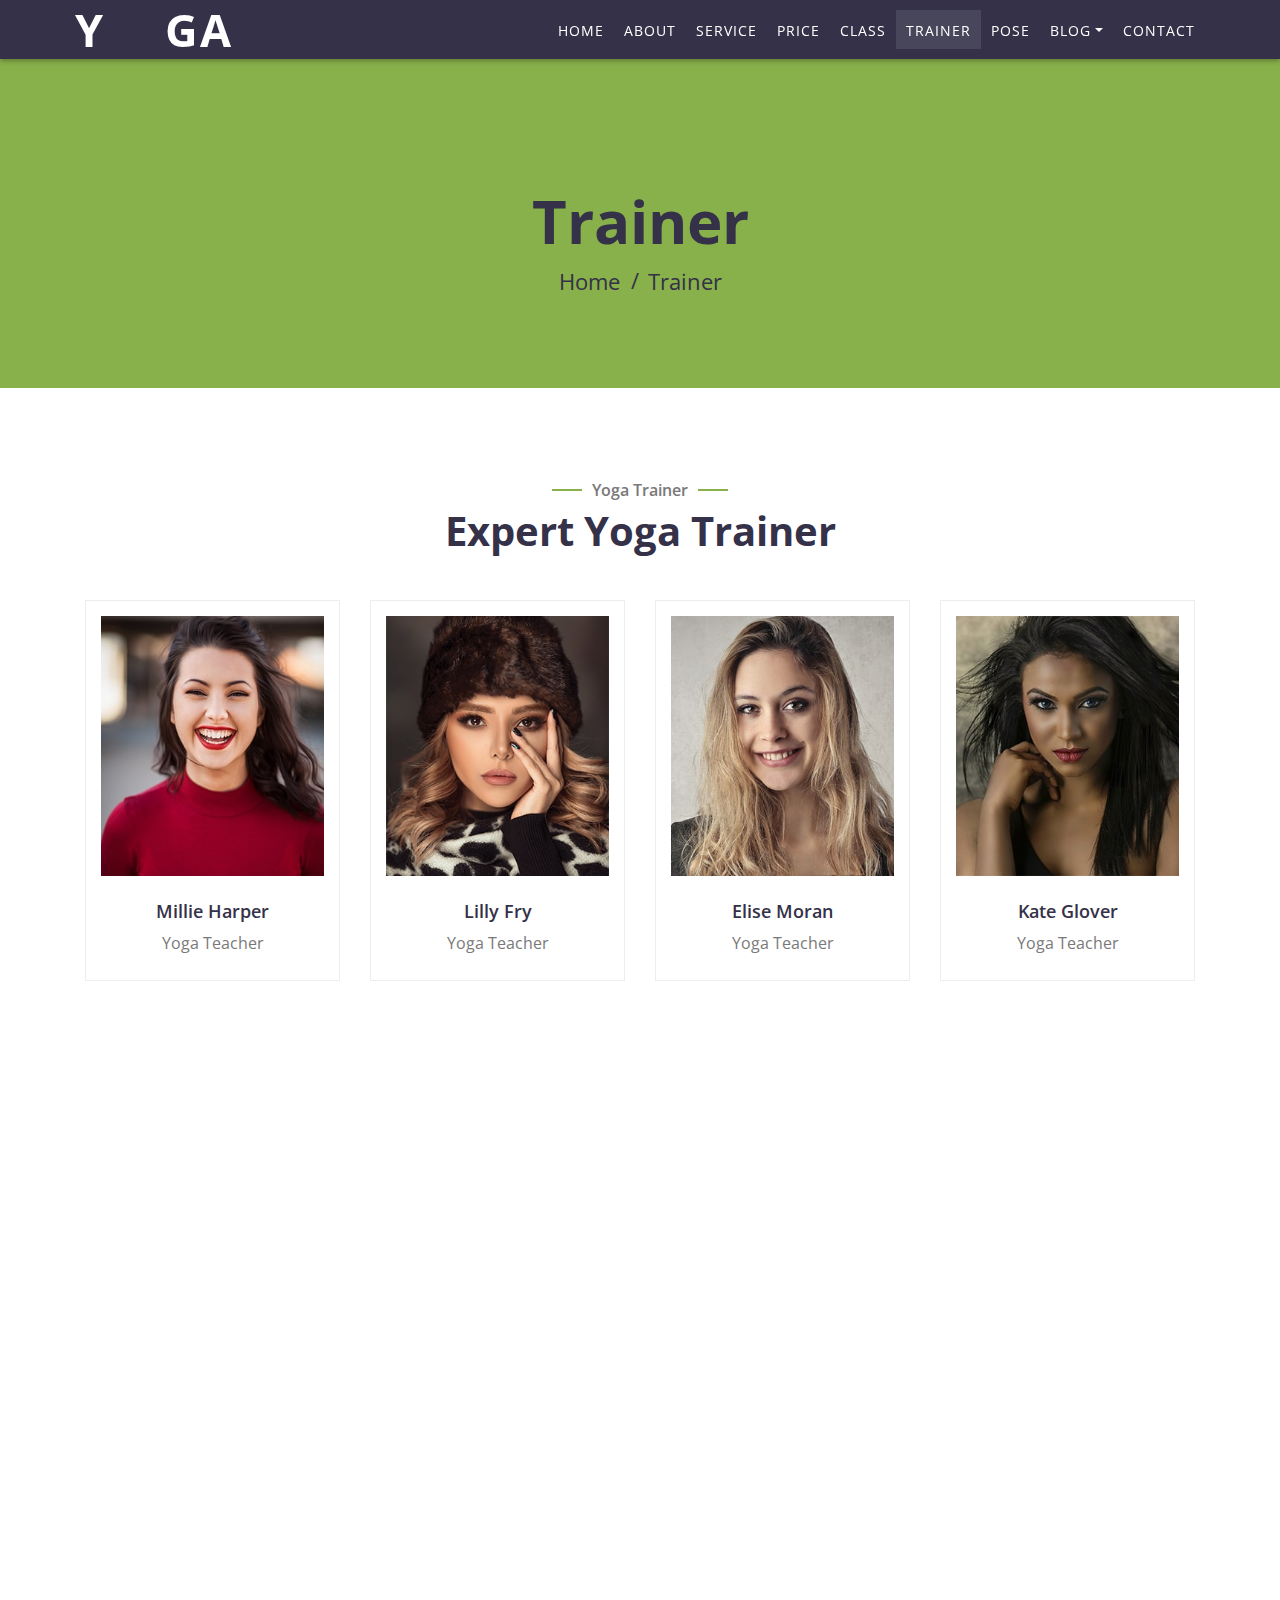
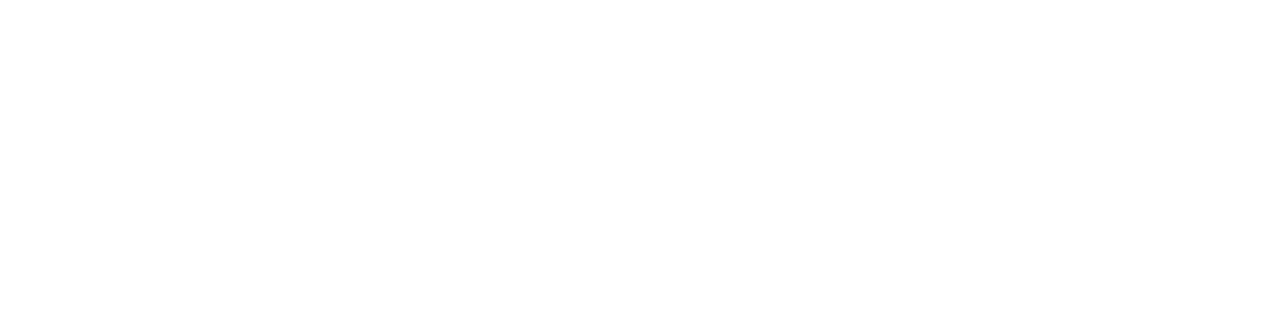
<file: team.html>
<!DOCTYPE html>
<html lang="en">
    <head>
        <meta charset="utf-8">
        <title>YOOGA - Free Yoga Website Template</title>
        <meta content="width=device-width, initial-scale=1.0" name="viewport">
        <meta content="Free Website Template" name="keywords">
        <meta content="Free Website Template" name="description">

        <!-- Favicon -->
        <link href="img/favicon.ico" rel="icon">

        <!-- Google Font -->
        <link href="https://fonts.googleapis.com/css2?family=Open+Sans:wght@300;400;600;700;800&display=swap" rel="stylesheet">

        <!-- CSS Libraries -->
        <link href="https://stackpath.bootstrapcdn.com/bootstrap/4.4.1/css/bootstrap.min.css" rel="stylesheet">
        <link href="https://cdnjs.cloudflare.com/ajax/libs/font-awesome/5.10.0/css/all.min.css" rel="stylesheet">
        <link href="lib/animate/animate.min.css" rel="stylesheet">
        <link href="lib/flaticon/font/flaticon.css" rel="stylesheet"> 
        <link href="lib/owlcarousel/assets/owl.carousel.min.css" rel="stylesheet">
        <link href="lib/lightbox/css/lightbox.min.css" rel="stylesheet">

        <!-- Template Stylesheet -->
        <link href="css/style.css" rel="stylesheet">
    </head>

    <body>
        <!-- Top Bar Start -->
        <div class="top-bar d-none d-md-block">
            <div class="container-fluid">
                <div class="row">
                    <div class="col-md-8">
                        <div class="top-bar-left">
                            <div class="text">
                                <i class="far fa-clock"></i>
                                <h2>8:00 - 9:00</h2>
                                <p>Mon - Fri</p>
                            </div>
                            <div class="text">
                                <i class="fa fa-phone-alt"></i>
                                <h2>+123 456 7890</h2>
                                <p>For Appointment</p>
                            </div>
                        </div>
                    </div>
                    <div class="col-md-4">
                        <div class="top-bar-right">
                            <div class="social">
                                <a href=""><i class="fab fa-twitter"></i></a>
                                <a href=""><i class="fab fa-facebook-f"></i></a>
                                <a href=""><i class="fab fa-linkedin-in"></i></a>
                                <a href=""><i class="fab fa-instagram"></i></a>
                            </div>
                        </div>
                    </div>
                </div>
            </div>
        </div>
        <!-- Top Bar End -->

        <!-- Nav Bar Start -->
        <div class="navbar navbar-expand-lg bg-dark navbar-dark">
            <div class="container-fluid">
                <a href="index.html" class="navbar-brand">Y<span>oo</span>ga</a>
                <button type="button" class="navbar-toggler" data-toggle="collapse" data-target="#navbarCollapse">
                    <span class="navbar-toggler-icon"></span>
                </button>

                <div class="collapse navbar-collapse justify-content-between" id="navbarCollapse">
                    <div class="navbar-nav ml-auto">
                        <a href="index.html" class="nav-item nav-link">Home</a>
                        <a href="about.html" class="nav-item nav-link">About</a>
                        <a href="service.html" class="nav-item nav-link">Service</a>
                        <a href="price.html" class="nav-item nav-link">Price</a>
                        <a href="class.html" class="nav-item nav-link">Class</a>
                        <a href="team.html" class="nav-item nav-link active">Trainer</a>
                        <a href="portfolio.html" class="nav-item nav-link">Pose</a>
                        <div class="nav-item dropdown">
                            <a href="#" class="nav-link dropdown-toggle" data-toggle="dropdown">Blog</a>
                            <div class="dropdown-menu">
                                <a href="blog.html" class="dropdown-item">Blog Grid</a>
                                <a href="single.html" class="dropdown-item">Blog Detail</a>
                            </div>
                        </div>
                        <a href="contact.html" class="nav-item nav-link">Contact</a>
                    </div>
                </div>
            </div>
        </div>
        <!-- Nav Bar End -->


        <!-- Page Header Start -->
        <div class="page-header">
            <div class="container">
                <div class="row">
                    <div class="col-12">
                        <h2>Trainer</h2>
                    </div>
                    <div class="col-12">
                        <a href="">Home</a>
                        <a href="">Trainer</a>
                    </div>
                </div>
            </div>
        </div>
        <!-- Page Header End -->


        <!-- Team Start -->
        <div class="team">
            <div class="container">
                <div class="section-header text-center wow zoomIn" data-wow-delay="0.1s">
                    <p>Yoga Trainer</p>
                    <h2>Expert Yoga Trainer</h2>
                </div>
                <div class="row">
                    <div class="col-lg-3 col-md-6 wow fadeInUp" data-wow-delay="0.0s">
                        <div class="team-item">
                            <div class="team-img">
                                <img src="img/team-1.jpg" alt="Image">
                                <div class="team-social">
                                    <a href=""><i class="fab fa-twitter"></i></a>
                                    <a href=""><i class="fab fa-facebook-f"></i></a>
                                    <a href=""><i class="fab fa-linkedin-in"></i></a>
                                    <a href=""><i class="fab fa-instagram"></i></a>
                                </div>
                            </div>
                            <div class="team-text">
                                <h2>Millie Harper</h2>
                                <p>Yoga Teacher</p>
                            </div>
                        </div>
                    </div>
                    <div class="col-lg-3 col-md-6 wow fadeInUp" data-wow-delay="0.2s">
                        <div class="team-item">
                            <div class="team-img">
                                <img src="img/team-2.jpg" alt="Image">
                                <div class="team-social">
                                    <a href=""><i class="fab fa-twitter"></i></a>
                                    <a href=""><i class="fab fa-facebook-f"></i></a>
                                    <a href=""><i class="fab fa-linkedin-in"></i></a>
                                    <a href=""><i class="fab fa-instagram"></i></a>
                                </div>
                            </div>
                            <div class="team-text">
                                <h2>Lilly Fry</h2>
                                <p>Yoga Teacher</p>
                            </div>
                        </div>
                    </div>
                    <div class="col-lg-3 col-md-6 wow fadeInUp" data-wow-delay="0.4s">
                        <div class="team-item">
                            <div class="team-img">
                                <img src="img/team-3.jpg" alt="Image">
                                <div class="team-social">
                                    <a href=""><i class="fab fa-twitter"></i></a>
                                    <a href=""><i class="fab fa-facebook-f"></i></a>
                                    <a href=""><i class="fab fa-linkedin-in"></i></a>
                                    <a href=""><i class="fab fa-instagram"></i></a>
                                </div>
                            </div>
                            <div class="team-text">
                                <h2>Elise Moran</h2>
                                <p>Yoga Teacher</p>
                            </div>
                        </div>
                    </div>
                    <div class="col-lg-3 col-md-6 wow fadeInUp" data-wow-delay="0.6s">
                        <div class="team-item">
                            <div class="team-img">
                                <img src="img/team-4.jpg" alt="Image">
                                <div class="team-social">
                                    <a href=""><i class="fab fa-twitter"></i></a>
                                    <a href=""><i class="fab fa-facebook-f"></i></a>
                                    <a href=""><i class="fab fa-linkedin-in"></i></a>
                                    <a href=""><i class="fab fa-instagram"></i></a>
                                </div>
                            </div>
                            <div class="team-text">
                                <h2>Kate Glover</h2>
                                <p>Yoga Teacher</p>
                            </div>
                        </div>
                    </div>
                    <div class="col-lg-3 col-md-6 wow fadeInUp" data-wow-delay="0.8s">
                        <div class="team-item">
                            <div class="team-img">
                                <img src="img/team-1.jpg" alt="Image">
                                <div class="team-social">
                                    <a href=""><i class="fab fa-twitter"></i></a>
                                    <a href=""><i class="fab fa-facebook-f"></i></a>
                                    <a href=""><i class="fab fa-linkedin-in"></i></a>
                                    <a href=""><i class="fab fa-instagram"></i></a>
                                </div>
                            </div>
                            <div class="team-text">
                                <h2>Millie Harper</h2>
                                <p>Yoga Teacher</p>
                            </div>
                        </div>
                    </div>
                    <div class="col-lg-3 col-md-6 wow fadeInUp" data-wow-delay="1s">
                        <div class="team-item">
                            <div class="team-img">
                                <img src="img/team-2.jpg" alt="Image">
                                <div class="team-social">
                                    <a href=""><i class="fab fa-twitter"></i></a>
                                    <a href=""><i class="fab fa-facebook-f"></i></a>
                                    <a href=""><i class="fab fa-linkedin-in"></i></a>
                                    <a href=""><i class="fab fa-instagram"></i></a>
                                </div>
                            </div>
                            <div class="team-text">
                                <h2>Lilly Fry</h2>
                                <p>Yoga Teacher</p>
                            </div>
                        </div>
                    </div>
                    <div class="col-lg-3 col-md-6 wow fadeInUp" data-wow-delay="1.2s">
                        <div class="team-item">
                            <div class="team-img">
                                <img src="img/team-3.jpg" alt="Image">
                                <div class="team-social">
                                    <a href=""><i class="fab fa-twitter"></i></a>
                                    <a href=""><i class="fab fa-facebook-f"></i></a>
                                    <a href=""><i class="fab fa-linkedin-in"></i></a>
                                    <a href=""><i class="fab fa-instagram"></i></a>
                                </div>
                            </div>
                            <div class="team-text">
                                <h2>Elise Moran</h2>
                                <p>Yoga Teacher</p>
                            </div>
                        </div>
                    </div>
                    <div class="col-lg-3 col-md-6 wow fadeInUp" data-wow-delay="1.4s">
                        <div class="team-item">
                            <div class="team-img">
                                <img src="img/team-4.jpg" alt="Image">
                                <div class="team-social">
                                    <a href=""><i class="fab fa-twitter"></i></a>
                                    <a href=""><i class="fab fa-facebook-f"></i></a>
                                    <a href=""><i class="fab fa-linkedin-in"></i></a>
                                    <a href=""><i class="fab fa-instagram"></i></a>
                                </div>
                            </div>
                            <div class="team-text">
                                <h2>Kate Glover</h2>
                                <p>Yoga Teacher</p>
                            </div>
                        </div>
                    </div>
                </div>
            </div>
        </div>
        <!-- Team End -->


        <!-- Footer Start -->
        <div class="footer wow fadeIn" data-wow-delay="0.3s">
            <div class="container-fluid">
                <div class="container">
                    <div class="footer-info">
                        <a href="index.html" class="footer-logo">Y<span>oo</span>ga</a>
                        <h3>123 Street, New York, USA</h3>
                        <div class="footer-menu">
                            <p>+012 345 67890</p>
                            <p>info@example.com</p>
                        </div>
                        <div class="footer-social">
                            <a href=""><i class="fab fa-twitter"></i></a>
                            <a href=""><i class="fab fa-facebook-f"></i></a>
                            <a href=""><i class="fab fa-youtube"></i></a>
                            <a href=""><i class="fab fa-instagram"></i></a>
                            <a href=""><i class="fab fa-linkedin-in"></i></a>
                        </div>
                    </div>
                </div>
                <div class="container copyright">
                    <div class="row">
                        <div class="col-md-6">
                            <p>&copy; <a href="#">Your Site Name</a>, All Right Reserved.</p>
                        </div>
                        <div class="col-md-6">
							<!--/*** This template is free as long as you keep the footer author’s credit link/attribution link/backlink. If you'd like to use the template without the footer author’s credit link/attribution link/backlink, you can purchase the Credit Removal License from "https://htmlcodex.com/credit-removal". Thank you for your support. ***/-->
                            <p>Designed By <a href="https://htmlcodex.com">HTML Codex</a></p>
                        </div>
                    </div>
                </div>
            </div>
        </div>
        <!-- Footer End -->

        <a href="#" class="back-to-top"><i class="fa fa-chevron-up"></i></a>

        <!-- JavaScript Libraries -->
        <script src="https://code.jquery.com/jquery-3.4.1.min.js"></script>
        <script src="https://stackpath.bootstrapcdn.com/bootstrap/4.4.1/js/bootstrap.bundle.min.js"></script>
        <script src="lib/easing/easing.min.js"></script>
        <script src="lib/wow/wow.min.js"></script>
        <script src="lib/owlcarousel/owl.carousel.min.js"></script>
        <script src="lib/isotope/isotope.pkgd.min.js"></script>
        <script src="lib/lightbox/js/lightbox.min.js"></script>
        
        <!-- Contact Javascript File -->
        <script src="mail/jqBootstrapValidation.min.js"></script>
        <script src="mail/contact.js"></script>

        <!-- Template Javascript -->
        <script src="js/main.js"></script>
    </body>
</html>
</file>
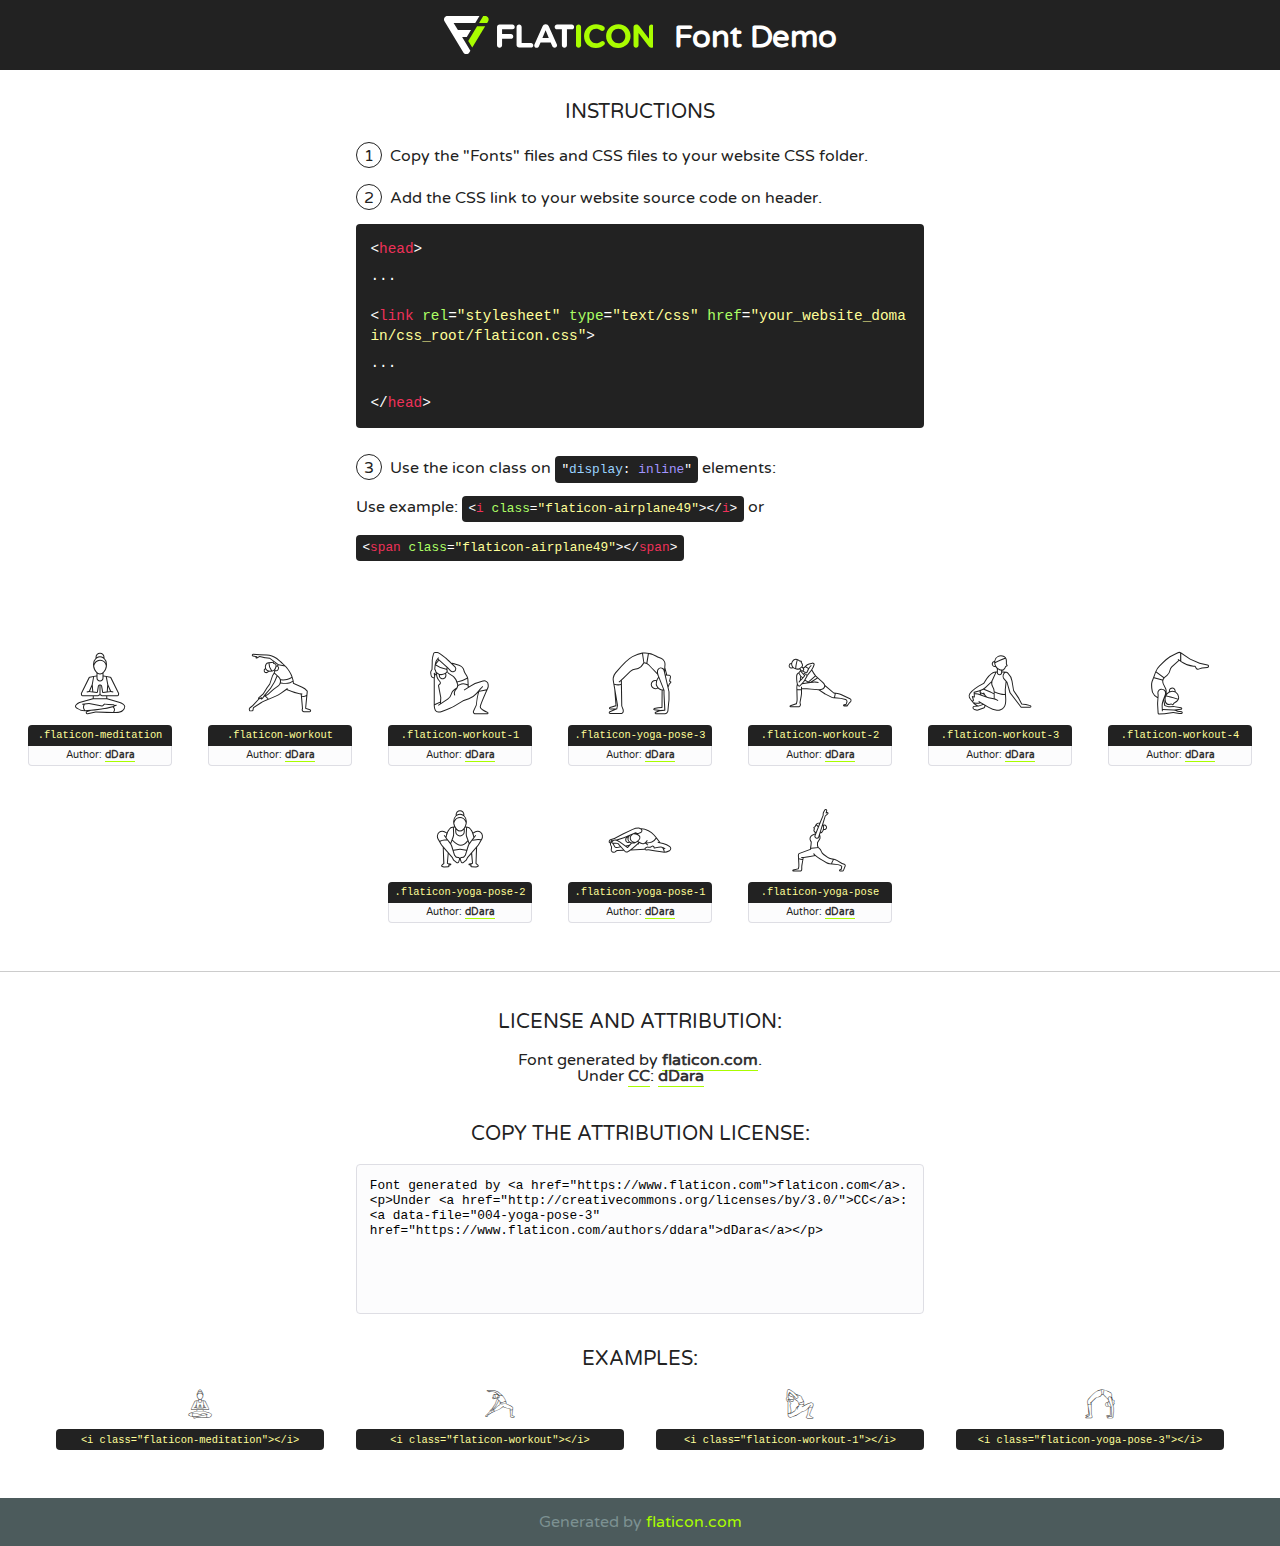
<file: lib/flaticon/font/flaticon.html>
<!DOCTYPE html>
<!--
  Flaticon icon font: Flaticon
  Creation date: 02/09/2020 06:16
-->
<html>
<!DOCTYPE html>
<html>

<head>
    <title>Flaticon WebFont</title>
    <link href="http://fonts.googleapis.com/css?family=Varela+Round" rel="stylesheet" type="text/css" />
    <link rel="stylesheet" type="text/css" href="flaticon.css">
    <meta charset="UTF-8">
    <style>
    html, body, div, span, applet, object, iframe,
    h1, h2, h3, h4, h5, h6, p, blockquote, pre,
    a, abbr, acronym, address, big, cite, code,
    del, dfn, em, img, ins, kbd, q, s, samp,
    small, strike, strong, sub, sup, tt, var,
    b, u, i, center,
    dl, dt, dd, ol, ul, li,
    fieldset, form, label, legend,
    table, caption, tbody, tfoot, thead, tr, th, td,
    article, aside, canvas, details, embed, 
    figure, figcaption, footer, header, hgroup, 
    menu, nav, output, ruby, section, summary,
    time, mark, audio, video {
        margin: 0;
        padding: 0;
        border: 0;
        font-size: 100%;
        font: inherit;
        vertical-align: baseline;
    }
    /* HTML5 display-role reset for older browsers */
    article, aside, details, figcaption, figure, 
    footer, header, hgroup, menu, nav, section {
        display: block;
    }
    body {
        line-height: 1;
    }
    ol, ul {
        list-style: none;
    }
    blockquote, q {
        quotes: none;
    }
    blockquote:before, blockquote:after,
    q:before, q:after {
        content: '';
        content: none;
    }
    table {
        border-collapse: collapse;
        border-spacing: 0;
    }
    body {
        font-family: 'Varela Round', Helvetica, Arial, sans-serif;
        font-size: 16px;
        color: #222;
    }
    a {
        color: #333;
        border-bottom: 1px solid #a9fd00;
        font-weight: bold;
        text-decoration: none;
    }
    * {
        -moz-box-sizing: border-box;
        -webkit-box-sizing: border-box;
        box-sizing: border-box;
        margin: 0;
        padding: 0;
    }
    [class^="flaticon-"]:before, [class*=" flaticon-"]:before, [class^="flaticon-"]:after, [class*=" flaticon-"]:after {
        font-family: Flaticon;
        font-size: 30px;
        font-style: normal;
        margin-left: 20px;
        color: #333;
    }
    .wrapper {
        max-width: 600px;
        margin: auto;
        padding: 0 1em;
    }
    .title {
        font-size: 1.25em;
        text-align: center;
        margin-bottom: 1em;
        text-transform: uppercase;
    }
    header {
        text-align: center;
        background-color: #222;
        color: #fff;
        padding: 1em;
    }
    header .logo {
        width: 210px;
        height: 38px;
        display: inline-block;
        vertical-align: middle;
        margin-right: 1em;
        border: none;
    }
    header strong {
        font-size: 1.95em;
        font-weight: bold;
        vertical-align: middle;
        margin-top: 5px;
        display: inline-block;
    }
    .demo {
        margin: 2em auto;
        line-height: 1.25em;
    }
    .demo ul li {
        margin-bottom: 1em;
    }
    .demo ul li .num {
        color: #222;
        border-radius: 20px;
        display: inline-block;
        width: 26px;
        padding: 3px;
        height: 26px;
        text-align: center;
        margin-right: 0.5em;
        border: 1px solid #222;
    }
    .demo ul li code {
        background-color: #222;
        border-radius: 4px;
        padding: 0.25em 0.5em;
        display: inline-block;
        color: #fff;
        font-family: Consolas,Monaco,Lucida Console,Liberation Mono,DejaVu Sans Mono,Bitstream Vera Sans Mono,Courier New, monospace;
        font-weight: lighter;
        margin-top: 1em;
        font-size: 0.8em;
        word-break: break-all;
    }
    .demo ul li code.big {
        padding: 1em;
        font-size: 0.9em;
    }
    .demo ul li code .red {
        color: #EF3159;
    }
    .demo ul li code .green {
        color: #ACFF65;
    }
    .demo ul li code .yellow {
        color: #FFFF99;
    }
    .demo ul li code .blue {
        color: #99D3FF;
    }
    .demo ul li code .purple {
        color: #A295FF;
    }
    .demo ul li code .dots {
        margin-top: 0.5em;
        display: block;
    }
    #glyphs {
        border-bottom: 1px solid #ccc;
        padding: 2em 0;
        text-align: center;
    }
    .glyph {
        display: inline-block;
        width: 9em;
        margin: 1em;
        text-align: center;
        vertical-align: top;
        background: #FFF;
    }
    .glyph .glyph-icon {
        padding: 10px;
        display: block;
        font-family:"Flaticon";
        font-size: 64px;
        line-height: 1;
    }
    .glyph .glyph-icon:before {
        font-size: 64px;
        color: #222;
        margin-left: 0;
    }
    .class-name {
        font-size: 0.65em;
        background-color: #222;
        color: #fff;
        border-radius: 4px 4px 0 0;
        padding: 0.5em;
        color: #FFFF99;
        font-family: Consolas,Monaco,Lucida Console,Liberation Mono,DejaVu Sans Mono,Bitstream Vera Sans Mono,Courier New, monospace;
    }
    .author-name {
        font-size: 0.6em;
        background-color: #fcfcfd;
        border: 1px solid #DEDEE4;
        border-top: 0;
        border-radius: 0 0 4px 4px;
        padding: 0.5em;
    }
    .class-name:last-child {
        font-size: 10px;
        color:#888;
    }
    .class-name:last-child a {
        font-size: 10px;
        color:#555;
    }
    .class-name:last-child a:hover {
        color:#a9fd00;
    }
    .glyph > input {
        display: block;
        width: 100px;
        margin: 5px auto;
        text-align: center;
        font-size: 12px;
        cursor: text;
    }
    .glyph > input.icon-input {
        font-family:"Flaticon";
        font-size: 16px;
        margin-bottom: 10px;
    }
    .attribution .title {
        margin-top: 2em;
    }
    .attribution textarea {
        background-color: #fcfcfd;
        padding: 1em;
        border: none;
        box-shadow: none;
        border: 1px solid #DEDEE4;
        border-radius: 4px;
        resize: none;
        width: 100%;
        height: 150px;
        font-size: 0.8em;
        font-family: Consolas,Monaco,Lucida Console,Liberation Mono,DejaVu Sans Mono,Bitstream Vera Sans Mono,Courier New, monospace;
        -webkit-appearance: none;
    }
    .iconsuse {
        margin: 2em auto;
        text-align: center;
        max-width: 1200px;
    }
    .iconsuse:after {
        content: '';
        display: table;
        clear: both;
    }
    .iconsuse .image {
        float: left;
        width: 25%;
        padding: 0 1em;
    }
    .iconsuse .image p {
        margin-bottom: 1em;
    }
    .iconsuse .image span {
        display: block;
        font-size: 0.65em;
        background-color: #222;
        color: #fff;
        border-radius: 4px;
        padding: 0.5em;
        color: #FFFF99;
        margin-top: 1em;
        font-family: Consolas,Monaco,Lucida Console,Liberation Mono,DejaVu Sans Mono,Bitstream Vera Sans Mono,Courier New, monospace;
    }
    #footer {
        text-align: center;
        background-color: #4C5B5C;
        color: #7c9192;
        padding: 1em;
    }
    #footer a {
        border: none;
        color: #a9fd00;
        font-weight: normal;
    }
    @media (max-width: 960px) {
        .iconsuse .image {
            width: 50%;
        }
    }
    @media (max-width: 560px) {
        .iconsuse .image {
            width: 100%;
        }
    }
    </style>
</head>

<body class="characters-off">

    <header>
        <a href="https://www.flaticon.com" target="_blank" class="logo">
            <svg version="1.1" xmlns="http://www.w3.org/2000/svg" xmlns:xlink="http://www.w3.org/1999/xlink" xmlns:a="http://ns.adobe.com/AdobeSVGViewerExtensions/3.0/" viewBox="0 0 560.875 102.036" enable-background="new 0 0 560.875 102.036" xml:space="preserve">
                <defs>
                </defs>
                <g>
                    <g class="letters">
                        <path fill="#ffffff" d="M141.596,29.675c0-3.777,2.985-6.767,6.764-6.767h34.438c3.426,0,6.15,2.728,6.15,6.15
                        c0,3.43-2.724,6.149-6.15,6.149h-27.674v13.091h23.719c3.429,0,6.151,2.724,6.151,6.15c0,3.43-2.723,6.149-6.151,6.149h-23.719
                        v17.574c0,3.773-2.986,6.761-6.764,6.761c-3.779,0-6.764-2.989-6.764-6.761V29.675z"></path>
                        <path fill="#ffffff" d="M193.844,29.149c0-3.781,2.985-6.767,6.764-6.767c3.776,0,6.763,2.985,6.763,6.767v42.957h25.039
                        c3.426,0,6.149,2.726,6.149,6.153c0,3.425-2.723,6.15-6.149,6.15h-31.802c-3.779,0-6.764-2.986-6.764-6.768V29.149z"></path>
                        <path fill="#ffffff" d="M241.891,75.71l21.438-48.407c1.492-3.341,4.215-5.357,7.906-5.357h0.792
                        c3.686,0,6.323,2.017,7.815,5.357l21.439,48.407c0.436,0.967,0.701,1.845,0.701,2.723c0,3.602-2.809,6.501-6.414,6.501
                        c-3.161,0-5.269-1.845-6.499-4.655l-4.132-9.661h-27.059l-4.301,10.102c-1.144,2.631-3.426,4.214-6.237,4.214
                        c-3.517,0-6.24-2.81-6.24-6.325C241.1,77.64,241.451,76.677,241.891,75.71z M279.932,58.666l-8.521-20.297l-8.526,20.297H279.932
                        z"></path>
                        <path fill="#ffffff" d="M314.864,35.387H301.86c-3.429,0-6.239-2.813-6.239-6.238c0-3.429,2.811-6.24,6.239-6.24h39.533
                        c3.426,0,6.237,2.811,6.237,6.24c0,3.425-2.811,6.238-6.237,6.238h-13.001v42.785c0,3.773-2.99,6.761-6.764,6.761
                        c-3.779,0-6.764-2.989-6.764-6.761V35.387z"></path>
                        <path fill="#A9FD00" d="M352.615,29.149c0-3.781,2.985-6.767,6.767-6.767c3.774,0,6.761,2.985,6.761,6.767v49.024
                        c0,3.773-2.987,6.761-6.761,6.761c-3.781,0-6.767-2.989-6.767-6.761V29.149z"></path>
                        <path fill="#A9FD00" d="M374.132,53.836v-0.179c0-17.481,13.178-31.801,32.065-31.801c9.22,0,15.459,2.458,20.557,6.238
                        c1.402,1.054,2.637,2.985,2.637,5.357c0,3.692-2.985,6.59-6.681,6.59c-1.845,0-3.071-0.702-4.044-1.319
                        c-3.776-2.813-7.729-4.393-12.562-4.393c-10.364,0-17.831,8.611-17.831,19.154v0.173c0,10.542,7.291,19.329,17.831,19.329
                        c5.715,0,9.492-1.756,13.359-4.834c1.049-0.874,2.458-1.491,4.039-1.491c3.429,0,6.325,2.813,6.325,6.236
                        c0,2.106-1.056,3.78-2.282,4.834c-5.539,4.834-12.036,7.733-21.878,7.733C387.572,85.464,374.132,71.493,374.132,53.836z"></path>
                        <path fill="#A9FD00" d="M433.009,53.836v-0.179c0-17.481,13.79-31.801,32.766-31.801c18.981,0,32.592,14.143,32.592,31.628v0.173
                        c0,17.483-13.785,31.807-32.769,31.807C446.625,85.464,433.009,71.32,433.009,53.836z M484.224,53.836v-0.179
                        c0-10.539-7.725-19.326-18.626-19.326c-10.893,0-18.449,8.611-18.449,19.154v0.173c0,10.542,7.73,19.329,18.626,19.329
                        C476.676,72.986,484.224,64.378,484.224,53.836z"></path>
                        <path fill="#A9FD00" d="M506.233,29.321c0-3.774,2.99-6.763,6.767-6.763h1.401c3.252,0,5.183,1.583,7.029,3.953l26.093,34.265
                        V29.059c0-3.692,2.99-6.677,6.681-6.677c3.683,0,6.671,2.985,6.671,6.677v48.934c0,3.78-2.987,6.765-6.764,6.765h-0.436
                        c-3.257,0-5.188-1.581-7.034-3.953l-27.056-35.492v32.944c0,3.687-2.985,6.676-6.678,6.676c-3.683,0-6.673-2.989-6.673-6.676
                        V29.321z"></path>
                    </g>
                    <g class="insignia">
                        <path fill="#ffffff" d="M48.372,56.137h12.517l11.156-18.537H37.186L25.688,18.539h57.825L94.668,0H9.271
                        C5.925,0,2.842,1.801,1.198,4.716c-1.644,2.907-1.593,6.482,0.134,9.343l50.38,83.501c1.678,2.781,4.689,4.476,7.938,4.476
                        c3.246,0,6.257-1.695,7.935-4.476l2.898-4.804L48.372,56.137z"></path>
                        <g class="i">
                            <path fill="#A9FD00" d="M93.575,18.539h0.031v0.004l21.652,0.004l2.705-4.488c1.727-2.861,1.778-6.436,0.133-9.343
                            C116.454,1.801,113.371,0,110.026,0h-5.294L93.575,18.539z"></path>
                            <polygon fill="#A9FD00" points="88.291,27.356 64.725,66.486 75.519,84.404 109.942,27.356"></polygon>
                        </g>
                    </g>
                </g>
            </svg>
        </a>
        <strong>Font Demo</strong>
    </header>


    <section class="demo wrapper">

        <p class="title">Instructions</p>

        <ul>
            <li>
                <span class="num">1</span>Copy the "Fonts" files and CSS files to your website CSS folder.
            </li>
            <li>
                <span class="num">2</span>Add the CSS link to your website source code on header.
                <code class="big">
                    &lt;<span class="red">head</span>&gt;
                    <br/><span class="dots">...</span>
                    <br/>&lt;<span class="red">link</span> <span class="green">rel</span>=<span class="yellow">"stylesheet"</span> <span class="green">type</span>=<span class="yellow">"text/css"</span> <span class="green">href</span>=<span class="yellow">"your_website_domain/css_root/flaticon.css"</span>&gt;
                    <br/><span class="dots">...</span>
                    <br/>&lt;/<span class="red">head</span>&gt;
                </code>
            </li>

            <li>
                <p>
                    <span class="num">3</span>Use the icon class on <code>"<span class="blue">display</span>:<span class="purple"> inline</span>"</code> elements:
                    <br />
                    Use example: <code>&lt;<span class="red">i</span> <span class="green">class</span>=<span class="yellow">&quot;flaticon-airplane49&quot;</span>&gt;&lt;/<span class="red">i</span>&gt;</code> or <code>&lt;<span class="red">span</span> <span class="green">class</span>=<span class="yellow">&quot;flaticon-airplane49&quot;</span>&gt;&lt;/<span class="red">span</span>&gt;</code>
            </li>
        </ul>

    </section>




   <section id="glyphs">          
    
      
        <div class="glyph"><div class="glyph-icon flaticon-meditation"></div>
            <div class="class-name">.flaticon-meditation</div>
            <div class="author-name">Author: <a data-file="001-meditation" href="https://www.flaticon.com/authors/ddara">dDara</a> </div> 
        </div>        
        
        <div class="glyph"><div class="glyph-icon flaticon-workout"></div>
            <div class="class-name">.flaticon-workout</div>
            <div class="author-name">Author: <a data-file="002-workout" href="https://www.flaticon.com/authors/ddara">dDara</a> </div> 
        </div>        
        
        <div class="glyph"><div class="glyph-icon flaticon-workout-1"></div>
            <div class="class-name">.flaticon-workout-1</div>
            <div class="author-name">Author: <a data-file="003-workout-1" href="https://www.flaticon.com/authors/ddara">dDara</a> </div> 
        </div>        
        
        <div class="glyph"><div class="glyph-icon flaticon-yoga-pose-3"></div>
            <div class="class-name">.flaticon-yoga-pose-3</div>
            <div class="author-name">Author: <a data-file="004-yoga-pose-3" href="https://www.flaticon.com/authors/ddara">dDara</a> </div> 
        </div>        
        
        <div class="glyph"><div class="glyph-icon flaticon-workout-2"></div>
            <div class="class-name">.flaticon-workout-2</div>
            <div class="author-name">Author: <a data-file="005-workout-2" href="https://www.flaticon.com/authors/ddara">dDara</a> </div> 
        </div>        
        
        <div class="glyph"><div class="glyph-icon flaticon-workout-3"></div>
            <div class="class-name">.flaticon-workout-3</div>
            <div class="author-name">Author: <a data-file="006-workout-3" href="https://www.flaticon.com/authors/ddara">dDara</a> </div> 
        </div>        
        
        <div class="glyph"><div class="glyph-icon flaticon-workout-4"></div>
            <div class="class-name">.flaticon-workout-4</div>
            <div class="author-name">Author: <a data-file="007-workout-4" href="https://www.flaticon.com/authors/ddara">dDara</a> </div> 
        </div>        
        
        <div class="glyph"><div class="glyph-icon flaticon-yoga-pose-2"></div>
            <div class="class-name">.flaticon-yoga-pose-2</div>
            <div class="author-name">Author: <a data-file="008-yoga-pose-2" href="https://www.flaticon.com/authors/ddara">dDara</a> </div> 
        </div>        
        
        <div class="glyph"><div class="glyph-icon flaticon-yoga-pose-1"></div>
            <div class="class-name">.flaticon-yoga-pose-1</div>
            <div class="author-name">Author: <a data-file="009-yoga-pose-1" href="https://www.flaticon.com/authors/ddara">dDara</a> </div> 
        </div>        
        
        <div class="glyph"><div class="glyph-icon flaticon-yoga-pose"></div>
            <div class="class-name">.flaticon-yoga-pose</div>
            <div class="author-name">Author: <a data-file="010-yoga-pose" href="https://www.flaticon.com/authors/ddara">dDara</a> </div> 
        </div>        
        

    </section>



    <section class="attribution wrapper"   style="text-align:center;">

      <div class="title">License and attribution:</div><div class="attrDiv">Font generated by <a href="https://www.flaticon.com">flaticon.com</a>. <div><p>Under <a href="http://creativecommons.org/licenses/by/3.0/">CC</a>: <a data-file="004-yoga-pose-3" href="https://www.flaticon.com/authors/ddara">dDara</a></p>  </div>
      </div>
      <div class="title">Copy the Attribution License:</div>

    <textarea onclick="this.focus();this.select();">Font generated by &lt;a href=&quot;https://www.flaticon.com&quot;&gt;flaticon.com&lt;/a&gt;. <p>Under <a href="http://creativecommons.org/licenses/by/3.0/">CC</a>: <a data-file="004-yoga-pose-3" href="https://www.flaticon.com/authors/ddara">dDara</a></p>  
     </textarea>

    </section>

    <section class="iconsuse">

          <div class="title">Examples:</div>            
             
            <div class="image">
                <p>
                    <i class="glyph-icon flaticon-meditation"></i> 
                    <span>&lt;i class=&quot;flaticon-meditation&quot;&gt;&lt;/i&gt;</span>
                </p>
            </div>
            
            <div class="image">
                <p>
                    <i class="glyph-icon flaticon-workout"></i> 
                    <span>&lt;i class=&quot;flaticon-workout&quot;&gt;&lt;/i&gt;</span>
                </p>
            </div>
            
            <div class="image">
                <p>
                    <i class="glyph-icon flaticon-workout-1"></i> 
                    <span>&lt;i class=&quot;flaticon-workout-1&quot;&gt;&lt;/i&gt;</span>
                </p>
            </div>
            
            <div class="image">
                <p>
                    <i class="glyph-icon flaticon-yoga-pose-3"></i> 
                    <span>&lt;i class=&quot;flaticon-yoga-pose-3&quot;&gt;&lt;/i&gt;</span>
                </p>
            </div>
                       
        </div>
                            
    </section>

<div id="footer">
    <div>Generated by <a href="https://www.flaticon.com">flaticon.com</a>
    </div>
</div>



</body>
</html>
</file>
<file: lib/flaticon/font/flaticon.css>
/*
  	Flaticon icon font: Flaticon
  	Creation date: 02/09/2020 06:16
  	*/

@font-face {
  font-family: "Flaticon";
  src: url("./Flaticon.eot");
  src: url("./Flaticon.eot?#iefix") format("embedded-opentype"),
       url("./Flaticon.woff2") format("woff2"),
       url("./Flaticon.woff") format("woff"),
       url("./Flaticon.ttf") format("truetype"),
       url("./Flaticon.svg#Flaticon") format("svg");
  font-weight: normal;
  font-style: normal;
}

@media screen and (-webkit-min-device-pixel-ratio:0) {
  @font-face {
    font-family: "Flaticon";
    src: url("./Flaticon.svg#Flaticon") format("svg");
  }
}

[class^="flaticon-"]:before, [class*=" flaticon-"]:before,
[class^="flaticon-"]:after, [class*=" flaticon-"]:after {   
  font-family: Flaticon;
font-style: normal;
}

.flaticon-meditation:before { content: "\f100"; }
.flaticon-workout:before { content: "\f101"; }
.flaticon-workout-1:before { content: "\f102"; }
.flaticon-yoga-pose-3:before { content: "\f103"; }
.flaticon-workout-2:before { content: "\f104"; }
.flaticon-workout-3:before { content: "\f105"; }
.flaticon-workout-4:before { content: "\f106"; }
.flaticon-yoga-pose-2:before { content: "\f107"; }
.flaticon-yoga-pose-1:before { content: "\f108"; }
.flaticon-yoga-pose:before { content: "\f109"; }
</file>
<file: css/style.css>
/*******************************/
/********* General CSS *********/
/*******************************/
body {
    color: #797979;
    background: #ffffff;
    font-family: 'Open Sans', sans-serif;
}

h1,
h2, 
h3, 
h4,
h5, 
h6 {
    color: #343148;
}

a {
    color: #454545;
    transition: .3s;
}

a:hover,
a:active,
a:focus {
    color: #88B04B;
    outline: none;
    text-decoration: none;
}

.btn:focus,
.form-control:focus {
    box-shadow: none;
}

.container-fluid {
    max-width: 1366px;
}

.back-to-top {
    position: fixed;
    display: none;
    background: #88B04B;
    width: 44px;
    height: 44px;
    text-align: center;
    line-height: 1;
    font-size: 22px;
    right: 15px;
    bottom: 15px;
    transition: background 0.5s;
    z-index: 9;
}

.back-to-top:hover {
    background: #343148;
}

.back-to-top:hover i {
    color: #88B04B;
}

.back-to-top i {
    color: #343148;
    padding-top: 10px;
}


/**********************************/
/********** Top Bar CSS ***********/
/**********************************/
.top-bar {
    position: relative;
    height: 35px;
    background: #343148;
}

.top-bar .top-bar-left {
    display: flex;
    align-items: center;
    justify-content: flex-start;
}

.top-bar .top-bar-right {
    display: flex;
    align-items: center;
    justify-content: flex-end;
}

.top-bar .text {
    display: flex;
    align-items: center;
    justify-content: center;
    flex-direction: row;
    height: 35px;
    padding: 0 10px;
    text-align: center;
    border-left: 1px solid rgba(255, 255, 255, .15);
}

.top-bar .text:last-child {
    border-right: 1px solid rgba(255, 255, 255, .15);
}

.top-bar .text i {
    font-size: 13px;
    color: #ffffff;
    margin-right: 5px;
}

.top-bar .text h2 {
    color: #eeeeee;
    font-weight: 400;
    font-size: 13px;
    letter-spacing: 1px;
    margin: 0;
}

.top-bar .text p {
    color: #eeeeee;
    font-size: 14px;
    font-weight: 400;
    margin: 0 0 0 5px;
}

.top-bar .social {
    display: flex;
    height: 35px;
    font-size: 0;
    justify-content: flex-end;
}

.top-bar .social a {
    display: flex;
    align-items: center;
    justify-content: center;
    width: 35px;
    height: 100%;
    font-size: 16px;
    color: #ffffff;
    border-right: 1px solid rgba(255, 255, 255, .15);
}

.top-bar .social a:first-child {
    border-left: 1px solid rgba(255, 255, 255, .15);
}

.top-bar .social a:hover {
    color: #092a49;
    background: #ffffff;
}

@media (min-width: 992px) {
    .top-bar {
        padding: 0 60px;
    }
}


/**********************************/
/*********** Nav Bar CSS **********/
/**********************************/
.navbar {
    position: fixed; /* Fixes the navbar at the top */
    top: 0;
    width: 100%;
    z-index: 999; /* Ensures it stays above other elements */
    padding: 10px 60px; /* Adjust padding for consistency */
    background: #343148 !important; /* Ensure background color is solid for fixed navbar */
    box-shadow: 0 2px 5px rgba(0, 0, 0, .3); /* Optional shadow for better visibility */
}

.navbar .navbar-brand {
    margin: 0;
    color: #ffffff;
    font-size: 45px;
    line-height: 0px;
    font-weight: 700;
    text-transform: uppercase;
    letter-spacing: 2px;
    transition: .5s;
}

.navbar .navbar-brand span {
    color: #343148;
    text-transform: lowercase;
    transition: .5s;
}

.navbar .navbar-brand img {
    max-width: 100%;
    max-height: 40px;
}

.navbar-dark .navbar-nav .nav-link,
.navbar-dark .navbar-nav .nav-link:focus,
.navbar-dark .navbar-nav .nav-link:hover,
.navbar-dark .navbar-nav .nav-link.active {
    padding: 10px 10px 8px 10px;
    color: #ffffff;
}

.navbar-dark .navbar-nav .nav-link:hover,
.navbar-dark .navbar-nav .nav-link.active {
    background: rgba(256, 256, 256, .1);
    transition: none;
}

.navbar .dropdown-menu {
    margin-top: 0;
    border: 0;
    border-radius: 0;
    background: #f8f9fa;
}

@media (min-width: 992px) {
    .navbar a.nav-link {
        padding: 8px 15px;
        font-size: 14px;
        letter-spacing: 1px;
        text-transform: uppercase;
    }
}

@media (max-width: 991.98px) {
    .navbar {
        padding: 15px;
        background: #343148 !important;
    }

    .navbar .navbar-brand span {
        color: #ffffff;
    }

    .navbar a.nav-link {
        padding: 5px;
    }

    .navbar .dropdown-menu {
        box-shadow: none;
    }
}



/*******************************/
/********** Hero CSS ***********/
/*******************************/
.hero {
    position: relative;
    width: 100%;
    height:90%;
    margin-bottom: 45px;
    padding: 90px 0;
    background: linear-gradient(to right, #b0e95c, #88B04B, #b0e95c);
    ;
    overflow: hidden;
}

.hero .container-fluid {
    padding: 0;
}

.hero .hero-image {
    position: relative;
    text-align: right;
}

.hero .hero-image img {
    max-width: 80%;
    max-height: 150%;
}

.hero .hero-text {
    position: relative;
    padding-left: 75px;
    display: flex;
    align-items: flex-start;
    justify-content: center;
    flex-direction: column;
}

.hero .hero-text h1 {
    color: #343148;
    font-size: 60px;
    font-weight: 700;
    margin-bottom: 20px;
}

.hero .hero-text p {
    color: #343148;
    font-size: 18px;
    margin-bottom: 25px;
}

.hero .hero-btn .btn {
    padding: 12px 20px;
    font-size: 14px;
    font-weight: 600;
    letter-spacing: 1px;
    color: #bbf06c;
    background: #343148;
    border-radius: 0;
    transition: .3s;
}

.hero .hero-btn .btn:hover {
    color: #343148;
    background: #ffffff;
}

.hero .hero-btn .btn:first-child {
    margin-right: 10px;
}

@media (max-width: 991.98px) {
    .hero .hero-text {
        padding: 0 15px;
    }
    
    .hero .hero-text h1 {
        font-size: 35px;
    }
    
    .hero .hero-text p {
        font-size: 16px;
    }
    
    .hero .hero-text .btn {
        padding: 12px 30px;
        letter-spacing: 1px;
    }
}

@media (max-width: 767.98px) {
    .hero .hero-text h1 {
        font-size: 30px;
        font-weight: 600;
    }
    
    .hero .hero-text p {
        font-size: 14px;
    }
    
    .hero .hero-text .btn {
        padding: 10px 15px;
        font-weight: 400;
        letter-spacing: 1px;
    }
	
	.hero .hero-image {
		text-align: left;
		margin-top: 30px;
	}
	
	.hero .hero-image img {
		max-width: 100%;
		max-height: 100%;
	}
}

@media (max-width: 575.98px) {
    .hero .hero-text h1 {
        font-size: 25px;
        font-weight: 600;
    }
    
    .hero .hero-text p {
        font-size: 14px;
    }
    
    .hero .hero-text .btn {
        padding: 8px 10px;
        font-size: 12px;
        font-weight: 400;
        letter-spacing: 0;
    }
}


/*******************************/
/******* Page Header CSS *******/
/*******************************/
.page-header {
    position: relative;
    margin-bottom: 45px;
    padding: 150px 0 90px 0;
    text-align: center;
    background: #88B04B;
}

.page-header h2 {
    position: relative;
    color: #343148;
    font-size: 60px;
    font-weight: 700;
}

.page-header a {
    position: relative;
    padding: 0 12px;
    font-size: 22px;
    color: #343148;
}

.page-header a:hover {
    color: #ffffff;
}

.page-header a::after {
    position: absolute;
    content: "/";
    width: 8px;
    height: 8px;
    top: -2px;
    right: -7px;
    text-align: center;
    color: #343148;
}

.page-header a:last-child::after {
    display: none;
}

@media (max-width: 767.98px) {
    .page-header h2 {
        font-size: 35px;
    }
    
    .page-header a {
        font-size: 18px;
    }
}


/*******************************/
/******* Section Header ********/
/*******************************/
.section-header {
    position: relative;
    max-width: 600px;
    margin: 0 auto;
    margin-bottom: 45px;
}

.section-header p {
    display: inline-block;
    margin: 0 30px;
    margin-bottom: 5px;
    padding: 0 10px;
    position: relative;
    font-size: 16px;
    font-weight: 600;
    background: #ffffff;
}

.section-header p::after {
    position: absolute;
    content: "";
    height: 2px;
    top: 11px;
    right: -30px;
    left: -30px;
    background: #88B04B;
    z-index: -1;
}

.section-header h2 {
    margin: 0;
    position: relative;
    font-size: 40px;
    font-weight: 700;
}

@media (max-width: 767.98px) {
    .section-header h2 {
        font-size: 30px;
    }
}


/*******************************/
/********** About CSS **********/
/*******************************/
.about {
    position: relative;
    width: 100%;
    padding: 45px 0;
}

.about .section-header {
    margin-bottom: 30px;
    margin-left: 0;
}

.about .about-img {
    position: relative;
    height: 100%;
}

.about .about-img img {
    position: relative;
    width: 100%;
    height: 100%;
    object-fit: cover;
}

.about .about-text p {
    font-size: 16px;
}

.about .about-text a.btn {
    position: relative;
    margin-top: 15px;
    padding: 12px 20px;
    font-size: 14px;
    font-weight: 600;
    letter-spacing: 1px;
    color: #88B04B;
    background: #343148;
    border-radius: 0;
    transition: .3s;
}

.about .about-text a.btn:hover {
    color: #343148;
    background: #88B04B;
}

@media (max-width: 767.98px) {
    .about .about-img {
        margin-bottom: 30px;
        height: auto;
    }
}


/*******************************/
/********* Service CSS *********/
/*******************************/
.service {
    position: relative;
    width: 100%;
    padding: 45px 0 15px 0;
}

.service .service-item {
    position: relative;
    width: 100%;
    text-align: center;
    margin-bottom: 30px;
    padding: 30px;
    border: 1px solid rgba(240, 233, 233, 0.07);
    transition: .3s;
}

.service .service-item:hover{
    background: #ffffff;
    color: #0b0b0b;
}
.service .service-item.active {
    background: #343148;
    color: #ffffff;
}

.service .service-icon {
    position: relative;
    margin: 0 auto 25px auto;
    width: 80px;
    height: 80px;
    display: flex;
    align-items: center;
    justify-content: center;
    border-radius: 50%;
}

.service .service-icon i {
    position: relative;
    font-size: 50px;
    color: #f4f4f9;
    z-index: 3;
}

.service .service-icon:before {
    content: "";
    position: absolute;
    z-index: 0;
    left: 50%;
    top: 50%;
    transform: translateX(-50%) translateY(-50%);
    display: block;
    width: 80px;
    height: 80px;
    background: #88B04B;
    border-radius: 50%;
    animation: pulse-border 2000ms ease-out infinite;
}

.service .service-icon:after {
    content: "";
    position: absolute;
    z-index: 1;
    left: 50%;
    top: 50%;
    transform: translateX(-50%) translateY(-50%);
    display: block;
    width: 80px;
    height: 80px;
    background: #88B04B;
    border-radius: 50%;
    transition: all 200ms;
}

@keyframes pulse-border {
  0% {
    transform: translateX(-50%) translateY(-50%) translateZ(0) scale(1);
    opacity: 1;
  }
  100% {
    transform: translateX(-50%) translateY(-50%) translateZ(0) scale(1.3);
    opacity: 0;
  }
}

.service .service-item h3 {
    margin-bottom: 15px;
    font-size: 20px;
    font-weight: 600;
    transition: .3s;
}

.service .service-item:hover h3,
.service .service-item.active h3 {
    color: #88B04B;
}

.service .service-item p {
    margin: 0;
    font-size: 16px;
}



/*******************************/
/********** Class CSS **********/
/*******************************/
.class {
    position: relative;
    padding: 45px 0 15px 0;
}

.class #class-filter {
    padding: 0;
    margin: -15px 0 25px 0;
    list-style: none;
    font-size: 0;
    text-align: center;
}

.class #class-filter li {
    cursor: pointer;
    display: inline-block;
    margin: 5px;
    padding: 6px 12px;
    color: #343148;
    font-size: 14px;
    font-weight: 400;
    border-radius: 0;
    background: none;
    border: 1px solid #343148;
    transition: .3s;
}

.class #class-filter li:hover,
.class #class-filter li.filter-active {
    background: #343148;
    color: #88B04B;
}

.class .class-item {
    position: relative;
    margin-bottom: 30px;
    overflow: hidden;
    transition: .3s;
}

.class .class-wrap {
    position: relative;
    width: 100%;
}

.class .class-img {
    position: relative;
}

.class .class-img img {
    position: relative;
    width: 100%; 
    height: 100%; 
    object-fit: cover;
}

.class .class-text {
    position: relative;
    padding: 30px 30px 25px 30px;
    border-right: 1px solid rgba(0, 0, 0, .07);
    border-bottom: 1px solid rgba(0, 0, 0, .07);
    border-left: 1px solid rgba(0, 0, 0, .07);
}

.class .class-text h2 {
    font-size: 18px;
    font-weight: 600;
    margin-bottom: 10px;
}

.class .class-teacher {
    position: relative;
    height: 40px;
    margin-top: -50px;
    margin-bottom: 20px;
    display: flex;
    align-items: center;
    background: #ffffff;
    box-shadow: 0 0 10px rgba(0, 0, 0, .1);
    border-radius: 40px;
}

.class .class-teacher img {
    width: 40px;
    height: 40px;
    border-radius: 40px;
    background: #88B04B;
}

.class .class-teacher h3 {
    width: calc(100% - 95px);
    font-size: 15px;
    font-weight: 600;
    margin: 0 0 0 15px;
    white-space: nowrap;
    overflow: hidden;
}

.class .class-teacher a {
    width: 40px;
    height: 40px;
    padding: 0 0 3px 1px;
    display: flex;
    align-items: center;
    justify-content: center;
    font-size: 30px;
    font-weight: 100;
    color: #343148;
    background: #88B04B;
    border-radius: 40px;
    transition: .3s;
}

.class .class-wrap:hover .class-teacher a {
    color: #88B04B;
    background: #343148;
}

.class .class-meta {
    position: relative;
    display: flex;
    align-items: center;
}

.class .class-meta p {
    margin: 0;
    font-size: 14px;
}

.class .class-meta p i {
    margin-right: 5px;
    color: #343148;
}

.class .class-meta p:first-child {
    margin-right: 10px;
}



/*******************************/
/********* Pricing CSS *********/
/*******************************/
.discount {
    position: relative;
    width: 100%;
    margin: 45px 0;
    padding: 90px 0;
    background: linear-gradient(rgba(247, 202, 201, .7), rgba(247, 202, 201, .7)), url(../img/discount-bg.png);
    background-attachment: fixed;
    background-position: center;
    background-repeat: no-repeat;
    background-size: contain;
}

.discount .container {
    max-width: 750px;
    text-align: center;
}

.discount .section-header {
    margin-bottom: 20px;
}

.discount .section-header p {
    color: #343148;
    background: transparent;
}

.discount .section-header p::after {
    display: none;
}

.discount .section-header h2 span {
    color: #F32B56;
    font-size: 50px;
}

.discount .discount-text p {
    color: #454545;
}

.discount .discount-text .btn {
    margin-top: 10px;
    padding: 12px 20px;
    font-size: 14px;
    font-weight: 600;
    letter-spacing: 1px;
    color: #88B04B;
    background: #343148;
    border-radius: 0;
    transition: .3s;
}

.discount .discount-text .btn:hover {
    color: #343148;
    background: #ffffff;
}


/*******************************/
/********* Pricing CSS *********/
/*******************************/
.price {
    position: relative;
    width: 100%;
    padding: 45px 0 15px 0;
}

.price .price-item {
    position: relative;
    margin-bottom: 30px;
}

.price .price-header,
.price .price-body,
.price .price-footer {
    position: relative;
    width: 100%;
    text-align: center;
    background: #ffffff;
    overflow: hidden;
}

.price .price-header {
    padding: 30px;
    background: #88B04B;
    color: #343148;
}

.price .price-item.featured-item .price-header {
    background: #343148;
    color:#88B04B;
}

.price .price-status {
    margin-top: -30px;
    text-align: right;
}

.price .price-status span {
    position: relative;
    display: inline-block;
    height: 30px;
    right: -30px;
    padding: 7px 10px;
    text-align: center;
    color: #343148;
    font-size: 14px;
    line-height: 14px;
    background: #88B04B;
}

.price .price-title h2 {
    font-size: 25px;
    font-weight: 700;
    text-transform: uppercase;
}

.price .price-prices h2 {
    font-size: 45px;
    font-weight: 700;
    margin-left: 10px;
}

.price .price-prices h2 small {
    position: absolute;
    font-size: 18px;
    font-weight: 400;
    margin-top: 9px;
    margin-left: -12px;
}

.price .price-prices h2 span {
    margin-left: 1px;
    font-size: 18px;
    font-weight: 400;
}

.price .price-item.featured-item h2 {
    color: #88B04B;
}

.price .price-body {
    padding: 25px 0 20px 0;
    border: 1px solid rgba(0, 0, 0, .07);
    border-bottom: none;
}

.price .price-description ul {
    margin: 0;
    padding: 0;
    list-style: none;
}

.price .price-description ul li {
    padding: 7px;
    border-bottom: 1px solid rgba(0, 0, 0, .07);
}

.price .price-description ul li:last-child {
    border: none;
}

.price .price-action {
    border: 1px solid rgba(0, 0, 0, .07);
    border-top: none;
}

.price .price-action a.btn {
    margin-bottom: 30px;
    padding: 12px 20px;
    color: #343148;
    font-size: 14px;
    font-weight: 600;
    letter-spacing: 1px;
    border-radius: 0;
    background: #88B04B;
    transition: .3s;
}

.price .price-action a:hover,
.price .price-item.featured-item .price-action a {
    color: #88B04B;
    background: #343148;
}

.price .price-item.featured-item .price-action a:hover {
    color: #343148;
    background: #88B04B;
}


/*******************************/
/*********** Team CSS **********/
/*******************************/
.team {
    position: relative;
    width: 100%;
    padding: 45px 0 15px 0;
}

.team .team-item {
    position: relative;
    margin-bottom: 30px;
    padding: 15px;
    background: #ffffff;
    border: 1px solid rgba(0, 0, 0, .07);
}

.team .team-img {
    position: relative;
    overflow: hidden;
}

.team .team-img img {
    position: relative;
    width: 100%;
}

.team .team-social {
    position: absolute;
    width: 100%;
    height: 100%;
    top: 0;
    left: 0;
    display: flex;
    align-items: center;
    justify-content: center;
    transition: .5s;
}

.team .team-social a {
    position: relative;
    margin: 0 3px;
    margin-top: 100px;
    width: 40px;
    height: 40px;
    display: flex;
    align-items: center;
    justify-content: center;
    border-radius: 40px;
    font-size: 16px;
    color: #88B04B;
    background: #343148;
    opacity: 0;
}

.team .team-social a:hover {
    color: #343148;
    background: #88B04B;
}


.team .team-item:hover .team-social {
    background: rgba(256, 256, 256, .5);
}

.team .team-item:hover .team-social a:first-child {
    opacity: 1;
    margin-top: 0;
    transition: .3s 0s;
}

.team .team-item:hover .team-social a:nth-child(2) {
    opacity: 1;
    margin-top: 0;
    transition: .3s .1s;
}

.team .team-item:hover .team-social a:nth-child(3) {
    opacity: 1;
    margin-top: 0;
    transition: .3s .2s;
}

.team .team-item:hover .team-social a:nth-child(4) {
    opacity: 1;
    margin-top: 0;
    transition: .3s .3s;
}

.team .team-text {
    position: relative;
    padding: 25px 15px 10px 15px;
    text-align: center;
    background: #ffffff;
}

.team .team-text h2 {
    font-size: 18px;
    font-weight: 600;
}

.team .team-text p {
    margin: 0;
}


/*******************************/
/******* Testimonial CSS *******/
/*******************************/
.testimonial {
    position: relative;
    padding: 45px 0;
}

.testimonial .container {
    padding: 0;
}

.testimonial .testimonial-item {
    position: relative;
    margin: 0 15px;
    text-align: center;
}

.testimonial .testimonial-img {
    position: relative;
    margin-bottom: 15px;
    z-index: 1;
}

.testimonial .testimonial-item img {
    margin: 0 auto;
    width: 120px;
    padding: 13px;
    border-radius: 100px;
    border: 1px solid rgba(0, 0, 0, .07);
    background: #ffffff;
    transition: .5s;
}

.testimonial .testimonial-text {
    position: relative;
    margin-top: -70px;
    padding: 75px 25px 25px 25px;
    text-align: center;
    background: #ffffff;
    border: 1px solid rgba(0, 0, 0, .07);
}

.testimonial .testimonial-item p {
    font-size: 16px;
    color: #666666;
}

.testimonial .testimonial-text h3 {
    font-size: 18px;
    font-weight: 600;
    margin-bottom: 10px;
}

.testimonial .testimonial-text h4 {
    color: #666666;
    font-size: 14px;
    margin-bottom: 0;
}

.testimonial .owl-item.center img {
    border-color: transparent;
}

.testimonial .owl-item.center .testimonial-text {
    background: #343148;
}

.testimonial .owl-item.center .testimonial-text h3 {
    color: #88B04B;
}

.testimonial .owl-item.center .testimonial-text p,
.testimonial .owl-item.center .testimonial-text h4 {
    color: #ffffff;
}

.testimonial .owl-dots {
    margin-top: 15px;
    text-align: center;
}

.testimonial .owl-dot {
    display: inline-block;
    margin: 0 5px;
    width: 12px;
    height: 12px;
    border-radius: 50%;
    background: #88B04B;
}

.testimonial .owl-dot.active {
    background: #343148;
}


/*******************************/
/*********** Blog CSS **********/
/*******************************/
.blog {
    position: relative;
    width: 100%;
    padding: 45px 0;
}

.blog .blog-carousel {
    position: relative;
    width: calc(100% + 30px);
    left: -15px;
    right: -15px;
}

.blog .blog-item {
    position: relative;
    margin: 0 15px;
}

.blog .blog-page .blog-item {
    margin: 0 0 30px 0;
}

.blog .blog-img {
    position: relative;
    width: 100%;
}

.blog .blog-img img {
    width: 100%;
}

.blog .blog-text {
    position: relative;
    padding: 25px 30px;
    border-right: 1px solid rgba(0, 0, 0, .07);
    border-bottom: 1px solid rgba(0, 0, 0, .07);
    border-left: 1px solid rgba(0, 0, 0, .07);
}

.blog .blog-text h2 {
    font-size: 22px;
    font-weight: 600;
}

.blog .blog-text p {
    margin-bottom: 10px;
}

.blog .blog-item a.btn {
    padding: 0;
    font-size: 14px;
    font-weight: 700;
    text-transform: uppercase;
    color: #343148;
    transition: .3s;
}

.blog .blog-item a.btn i {
    margin-left: 5px;
}

.blog .blog-item a.btn:hover {
    color: #88B04B;
}

.blog .blog-meta {
    position: relative;
    display: flex;
    margin-bottom: 15px;
}

.blog .blog-meta p {
    margin: 0 10px 0 0;
    font-size: 13px;
}

.blog .blog-meta i {
    margin-right: 5px;
}

.blog .blog-meta p:last-child {
    margin: 0;
}

.blog .owl-nav {
    width: 150px;
    margin: 32px auto 0 auto;
    display: flex;
}

.blog .owl-nav .owl-prev,
.blog .owl-nav .owl-next {
    margin-left: 15px;
    width: 60px;
    height: 60px;
    display: flex;
    align-items: center;
    justify-content: center;
    color: #88B04B;
    background: #343148;
    font-size: 22px;
    transition: .3s;
}

.blog .owl-nav .owl-prev:hover,
.blog .owl-nav .owl-next:hover {
    color: #343148;
    background: #88B04B;
}

.blog .pagination .page-link {
    color: #343148;
    border-radius: 0;
    border-color: #343148;
}

.blog .pagination .page-link:hover,
.blog .pagination .page-item.active .page-link {
    color: #88B04B;
    background: #343148;
}

.blog .pagination .disabled .page-link {
    color: #999999;
}


/*******************************/
/******** Portfolio CSS ********/
/*******************************/
.portfolio {
    position: relative;
    padding: 45px 0 15px 0;
}

.portfolio #portfolio-filter {
    padding: 0;
    margin: -15px 0 25px 0;
    list-style: none;
    font-size: 0;
    text-align: center;
}

.portfolio #portfolio-filter li {
    cursor: pointer;
    display: inline-block;
    margin: 5px;
    padding: 6px 12px;
    color: #343148;
    font-size: 14px;
    font-weight: 400;
    border-radius: 0;
    background: none;
    border: 1px solid #343148;
    transition: .3s;
}

.portfolio #portfolio-filter li:hover,
.portfolio #portfolio-filter li.filter-active {
    background: #343148;
    color: #88B04B;
}

.portfolio .portfolio-item {
    position: relative;
    margin-bottom: 30px;
    overflow: hidden;
    transition: .3s;
}

.portfolio .portfolio-wrap {
    position: relative;
    width: 100%;
    overflow: hidden;
}

.portfolio img {
    position: relative;
    width: 100%; 
    height: 100%; 
    object-fit: cover;
    transition: .5s;
}

.portfolio .portfolio-wrap:hover img {
    transform: rotate(5deg) scale(1.12);
}


/*******************************/
/********* Contact CSS *********/
/*******************************/



/*******************************/
/******* Single Post CSS *******/
/*******************************/
.single {
    position: relative;
    padding: 45px 0;
}

.single .single-content {
    position: relative;
    margin-bottom: 30px;
    overflow: hidden;
}

.single .single-content img {
    margin-bottom: 20px;
    width: 100%;
}

.single .single-tags {
    margin: -5px -5px 41px -5px;
    font-size: 0;
}

.single .single-tags a {
    margin: 5px;
    display: inline-block;
    padding: 7px 15px;
    font-size: 14px;
    font-weight: 400;
    color: #666666;
    border: 1px solid #dddddd;
}

.single .single-tags a:hover {
    color: #88B04B;
    background: #343148;
}

.single .single-bio {
    margin-bottom: 45px;
    padding: 30px;
    background: #f3f6ff;
    display: flex;
}

.single .single-bio-img {
    width: 100%;
    max-width: 100px;
}

.single .single-bio-img img {
    width: 100%;
}

.single .single-bio-text {
    padding-left: 30px;
}

.single .single-bio-text h3 {
    font-size: 20px;
    font-weight: 700;
}

.single .single-bio-text p {
    margin: 0;
}

.single .single-related {
    margin-bottom: 45px;
}

.single .single-related h2 {
    font-size: 30px;
    font-weight: 700;
    margin-bottom: 25px;
}

.single .related-slider {
    position: relative;
    margin: 0 -15px;
    width: calc(100% + 30px);
}

.single .related-slider .post-item {
    margin: 0 15px;
}

.single .post-item {
    display: flex;
    align-items: center;
    margin-bottom: 15px;
}

.single .post-item .post-img {
    width: 100%;
    max-width: 80px;
}

.single .post-item .post-img img {
    width: 100%;
}

.single .post-item .post-text {
    padding-left: 15px;
}

.single .post-item .post-text a {
    font-size: 16px;
    font-weight: 400;
}

.single .post-item .post-meta {
    display: flex;
    margin-top: 8px;
}

.single .post-item .post-meta p {
    display: inline-block;
    margin: 0;
    padding: 0 3px;
    font-size: 14px;
    font-weight: 300;
    font-style: italic;
}

.single .post-item .post-meta p a {
    margin-left: 5px;
    font-size: 14px;
    font-weight: 300;
    font-style: normal;
}

.single .related-slider .owl-nav {
    position: absolute;
    width: 90px;
    top: -55px;
    right: 15px;
    display: flex;
}

.single .related-slider .owl-nav .owl-prev,
.single .related-slider .owl-nav .owl-next {
    margin-left: 15px;
    width: 30px;
    height: 30px;
    display: flex;
    align-items: center;
    justify-content: center;
    color: #343148;
    background:#88B04B;
    font-size: 16px;
    transition: .3s;
}

.single .related-slider .owl-nav .owl-prev:hover,
.single .related-slider .owl-nav .owl-next:hover {
    color:#88B04B;
    background: #343148;
}

.single .single-comment {
    position: relative;
    margin-bottom: 45px;
}

.single .single-comment h2 {
    font-size: 30px;
    font-weight: 700;
    margin-bottom: 25px;
}

.single .comment-list {
    list-style: none;
    padding: 0;
}

.single .comment-child {
    list-style: none;
}

.single .comment-body {
    display: flex;
    margin-bottom: 30px;
}

.single .comment-img {
    width: 60px;
}

.single .comment-img img {
    width: 100%;
}

.single .comment-text {
    padding-left: 15px;
    width: calc(100% - 60px);
}

.single .comment-text h3 {
    font-size: 18px;
    font-weight: 600;
    margin-bottom: 3px;
}

.single .comment-text span {
    display: block;
    font-size: 14px;
    font-weight: 300;
    margin-bottom: 5px;
}

.single .comment-text .btn {
    padding: 3px 10px;
    font-size: 14px;
    color: #343148;
    background: #dddddd;
    border-radius: 0;
}

.single .comment-text .btn:hover {
    background: #88B04B;
}

.single .comment-form {
    position: relative;
}

.single .comment-form h2 {
    font-size: 30px;
    font-weight: 700;
    margin-bottom: 25px;
}

.single .comment-form form {
    padding: 30px;
    background: #f3f6ff;
}

.single .comment-form form .form-group:last-child {
    margin: 0;
}

.single .comment-form input,
.single .comment-form textarea {
    border-radius: 0;
}

.single .comment-form .btn {
    padding: 15px 30px;
    color: #88B04B;
    background: #343148;
}

.single .comment-form .btn:hover {
    color: #343148;
    background: #88B04B;
}


/**********************************/
/*********** Sidebar CSS **********/
/**********************************/
.sidebar {
    position: relative;
    width: 100%;
}

@media(max-width: 991.98px) {
    .sidebar {
        margin-top: 45px;
    }
}

.sidebar .sidebar-widget {
    position: relative;
    margin-bottom: 45px;
}

.sidebar .sidebar-widget .widget-title {
    position: relative;
    margin-bottom: 30px;
    padding-bottom: 5px;
    font-size: 30px;
    font-weight: 700;
}

.sidebar .sidebar-widget .widget-title::after {
    position: absolute;
    content: "";
    width: 60px;
    height: 2px;
    bottom: 0;
    left: 0;
    background: #88B04B;
}

.sidebar .sidebar-widget .search-widget {
    position: relative;
}

.sidebar .search-widget input {
    height: 50px;
    border: 1px solid #88B04B;
    border-radius: 0;
}

.sidebar .search-widget input:focus {
    box-shadow: none;
}

.sidebar .search-widget .btn {
    position: absolute;
    top: 6px;
    right: 15px;
    height: 40px;
    padding: 0;
    font-size: 25px;
    color: #88B04B;
    background: none;
    border-radius: 0;
    border: none;
    transition: .3s;
}

.sidebar .search-widget .btn:hover {
    color: #343148;
}

.sidebar .sidebar-widget .recent-post {
    position: relative;
}

.sidebar .sidebar-widget .tab-post {
    position: relative;
}

.sidebar .tab-post .nav.nav-pills .nav-link {
    color: #88B04B;
    background: #343148;
    border-radius: 0;
}

.sidebar .tab-post .nav.nav-pills .nav-link:hover,
.sidebar .tab-post .nav.nav-pills .nav-link.active {
    color: #343148;
    background: #88B04B;
}

.sidebar .tab-post .tab-content {
    padding: 15px 0 0 0;
    background: transparent;
}

.sidebar .tab-post .tab-content .container {
    padding: 0;
}

.sidebar .sidebar-widget .category-widget {
    position: relative;
}

.sidebar .category-widget ul {
    margin: 0;
    padding: 0;
    list-style: none;
}

.sidebar .category-widget ul li {
    margin: 0 0 12px 22px; 
}

.sidebar .category-widget ul li:last-child {
    margin-bottom: 0; 
}

.sidebar .category-widget ul li a {
    display: inline-block;
    line-height: 23px;
}

.sidebar .category-widget ul li::before {
    position: absolute;
    content: '\f105';
    font-family: 'Font Awesome 5 Free';
    font-weight: 900;
    color: #88B04B;
    left: 1px;
}

.sidebar .category-widget ul li span {
    display: inline-block;
    float: right;
}

.sidebar .sidebar-widget .tag-widget {
    position: relative;
    margin: -5px -5px;
}

.single .tag-widget a {
    margin: 5px;
    display: inline-block;
    padding: 7px 15px;
    font-size: 14px;
    font-weight: 400;
    color: #666666;
    border: 1px solid #dddddd;
}

.single .tag-widget a:hover {
    color: #88B04B;
    background: #343148;
}

.sidebar .image-widget {
    display: block;
    width: 100%;
    overflow: hidden;
}

.sidebar .image-widget img {
    max-width: 100%;
    transition: .3s;
}

.sidebar .image-widget img:hover {
    transform: scale(1.1);
}



/*******************************/
/********* Footer CSS **********/
/*******************************/
.footer {
    position: relative;
    margin-top: 45px;
    background: #000000;
}

.footer .container-fluid {
    padding: 90px 0 0 0;
    background: linear-gradient(rgba(52, 49, 72, .9), rgba(52, 49, 72, .9)), url(https://mapmygenome.in/cdn/shop/articles/The_Benefits_of_Yoga_for_Mind_and_Body_-_Enhancing_Health_and_Wellness.webp?v=1718860676);
    background-position: center;
    background-repeat: no-repeat;
    background-size: contain;
}

.footer .footer-info {
    position: relative;
    width: 100%;
    text-align: center;
}

.footer .footer-info .footer-logo {
    display: inline-block;
    color: #88B04B;
    font-size: 60px;
    line-height: 60px;
    font-weight: 700;
    text-transform: uppercase;
    letter-spacing: 2px;
    margin-bottom: 45px;
}

.footer .footer-info .footer-logo span {
    color: #ffffff;
    text-transform: lowercase;
}

.footer .footer-info h3 {
    margin-bottom: 15px;
    font-size: 20px;
    font-weight: 600;
    color: #ffffff;
}

.footer .footer-menu {
    width: 100%;
    display: flex;
    justify-content: center;
}

.footer .footer-menu p {
    color: #ffffff;
    font-size: 20px;
    font-weight: 600;
    line-height: 20px;
    padding: 0 10px;
    border-right: 1px solid #ffffff;
}

.footer .footer-menu p:last-child {
    border: none;
}

.footer .footer-social {
    position: relative;
    margin-top: 5px;
}

.footer .footer-social a {
    display: inline-block;
}

.footer .footer-social a i {
    margin-right: 15px;
    font-size: 20px;
    color: #ffffff;
    transition: .3s;
}

.footer .footer-social a:last-child i {
    margin: 0;
}

.footer .footer-social a:hover i {
    color: #88B04B;
}

.footer .copyright {
    margin-top: 60px;
    padding: 0 30px;
}

.footer .copyright .row {
    padding-top: 25px;
    padding-bottom: 25px;
    border-top: 1px solid rgba(256, 256, 256, .1);
}

.footer .copyright p {
    margin: 0;
    color: #ffffff;
}

.footer .copyright .col-md-6:last-child p {
    text-align: right;
}

.footer .copyright p a {
    color: #ffffff;
    font-weight: 600;
}

.footer .copyright p a:hover {
    color:#88B04B;
}

@media (max-width: 767.98px) {
    .footer .copyright p,
    .footer .copyright .col-md-6:last-child p {
        margin: 5px 0;
        text-align: center;
    }
}
</file>
